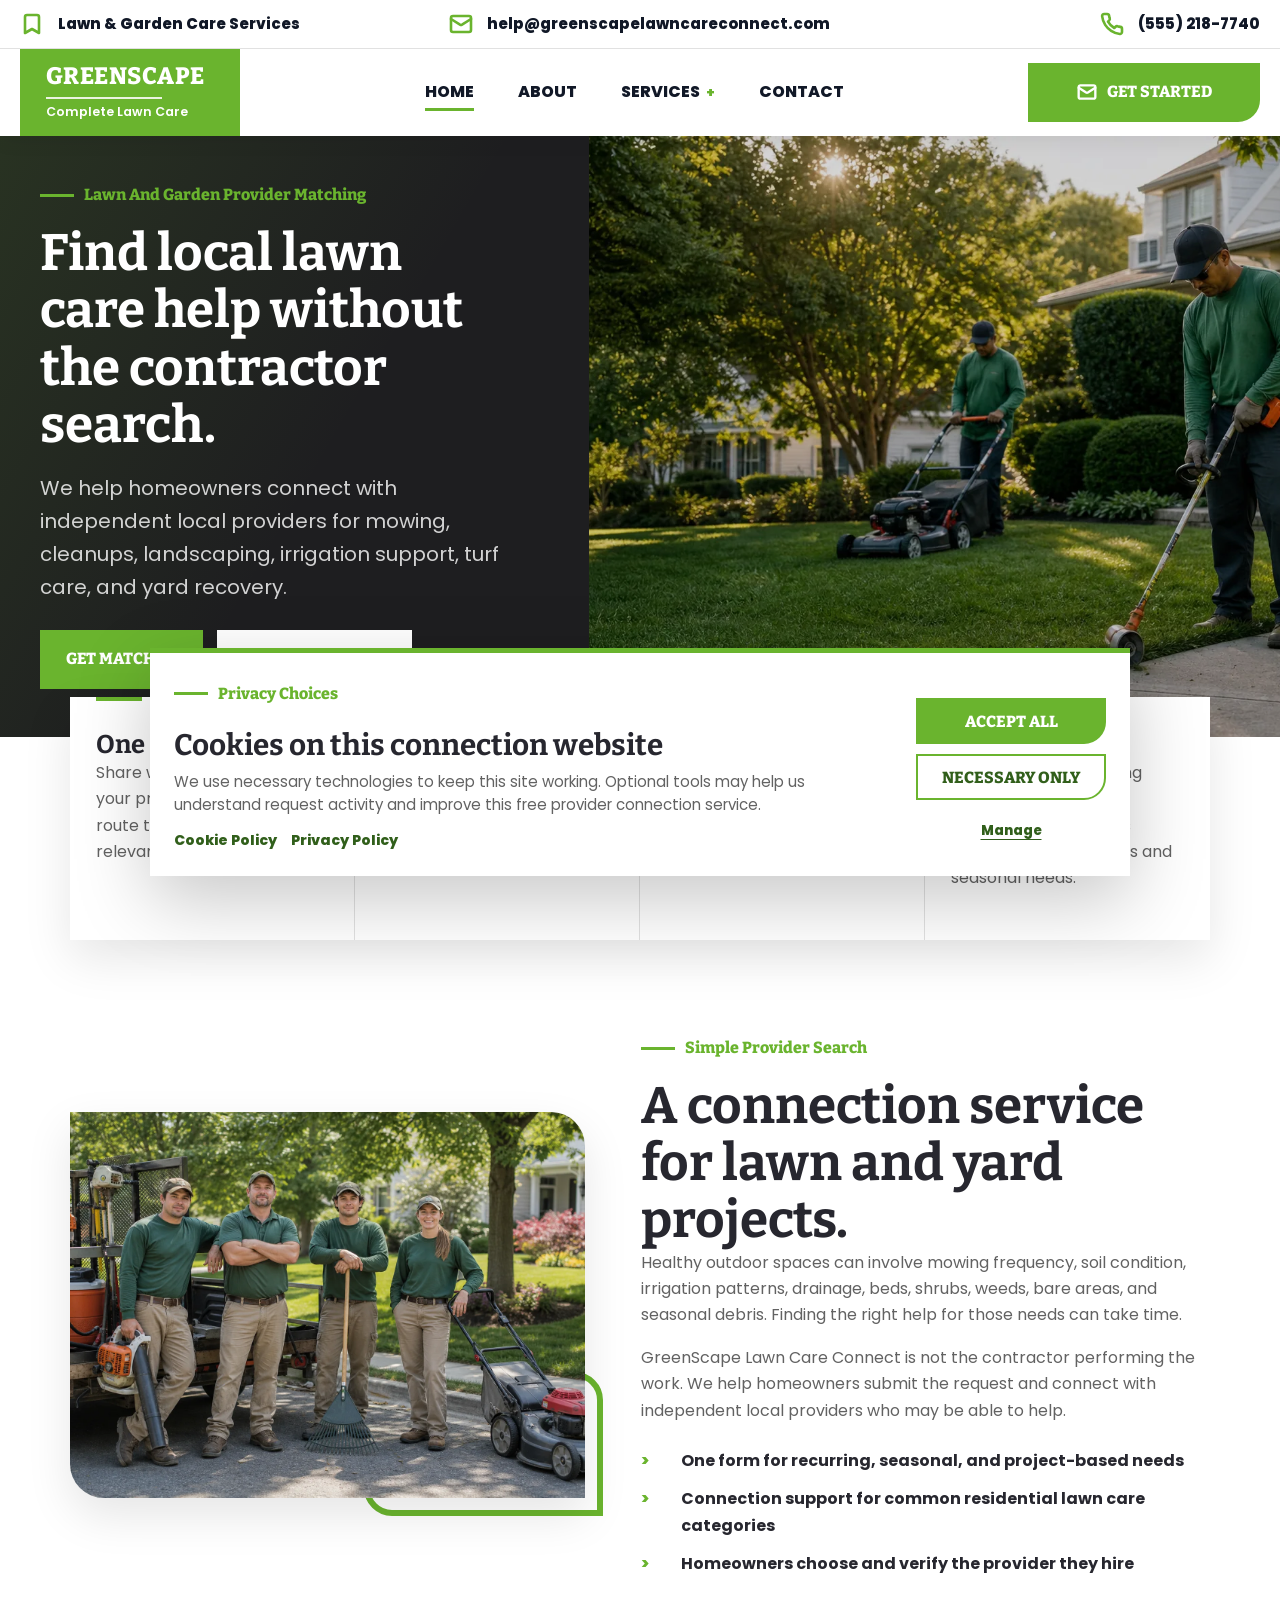
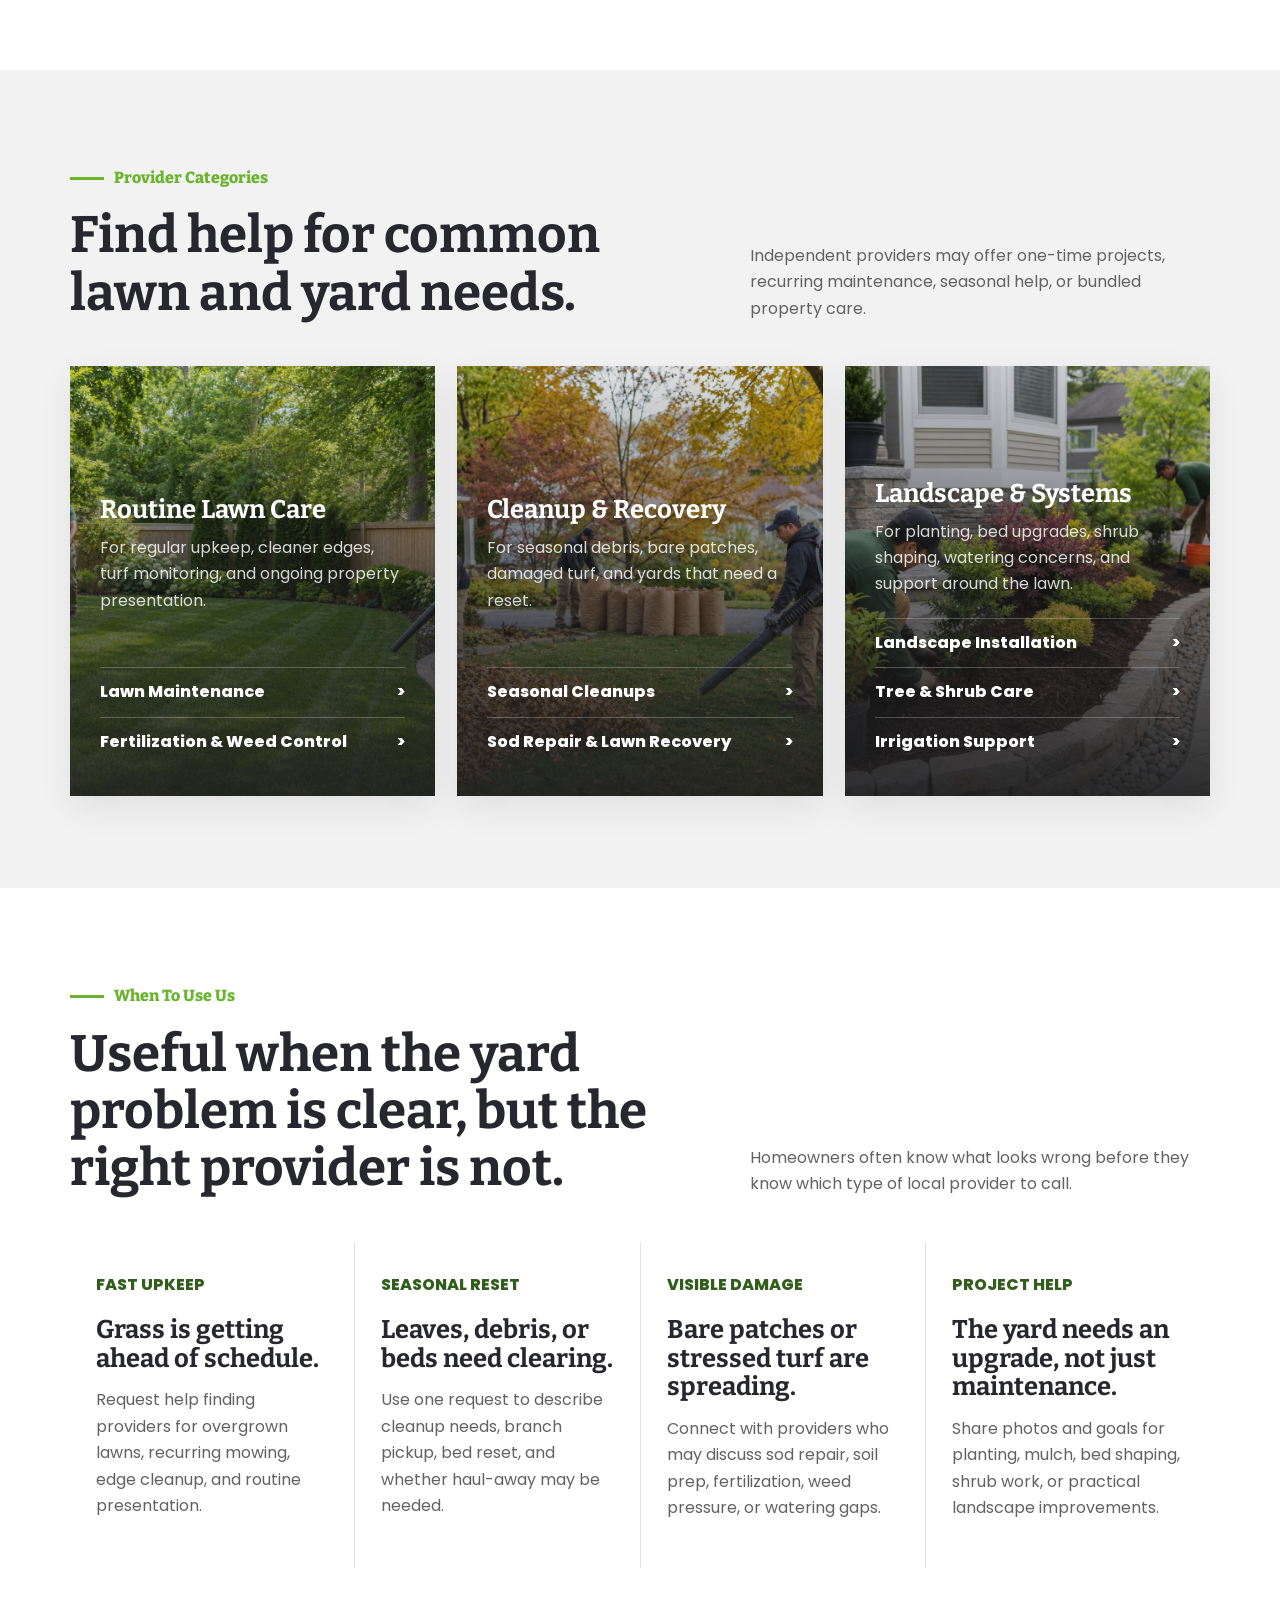
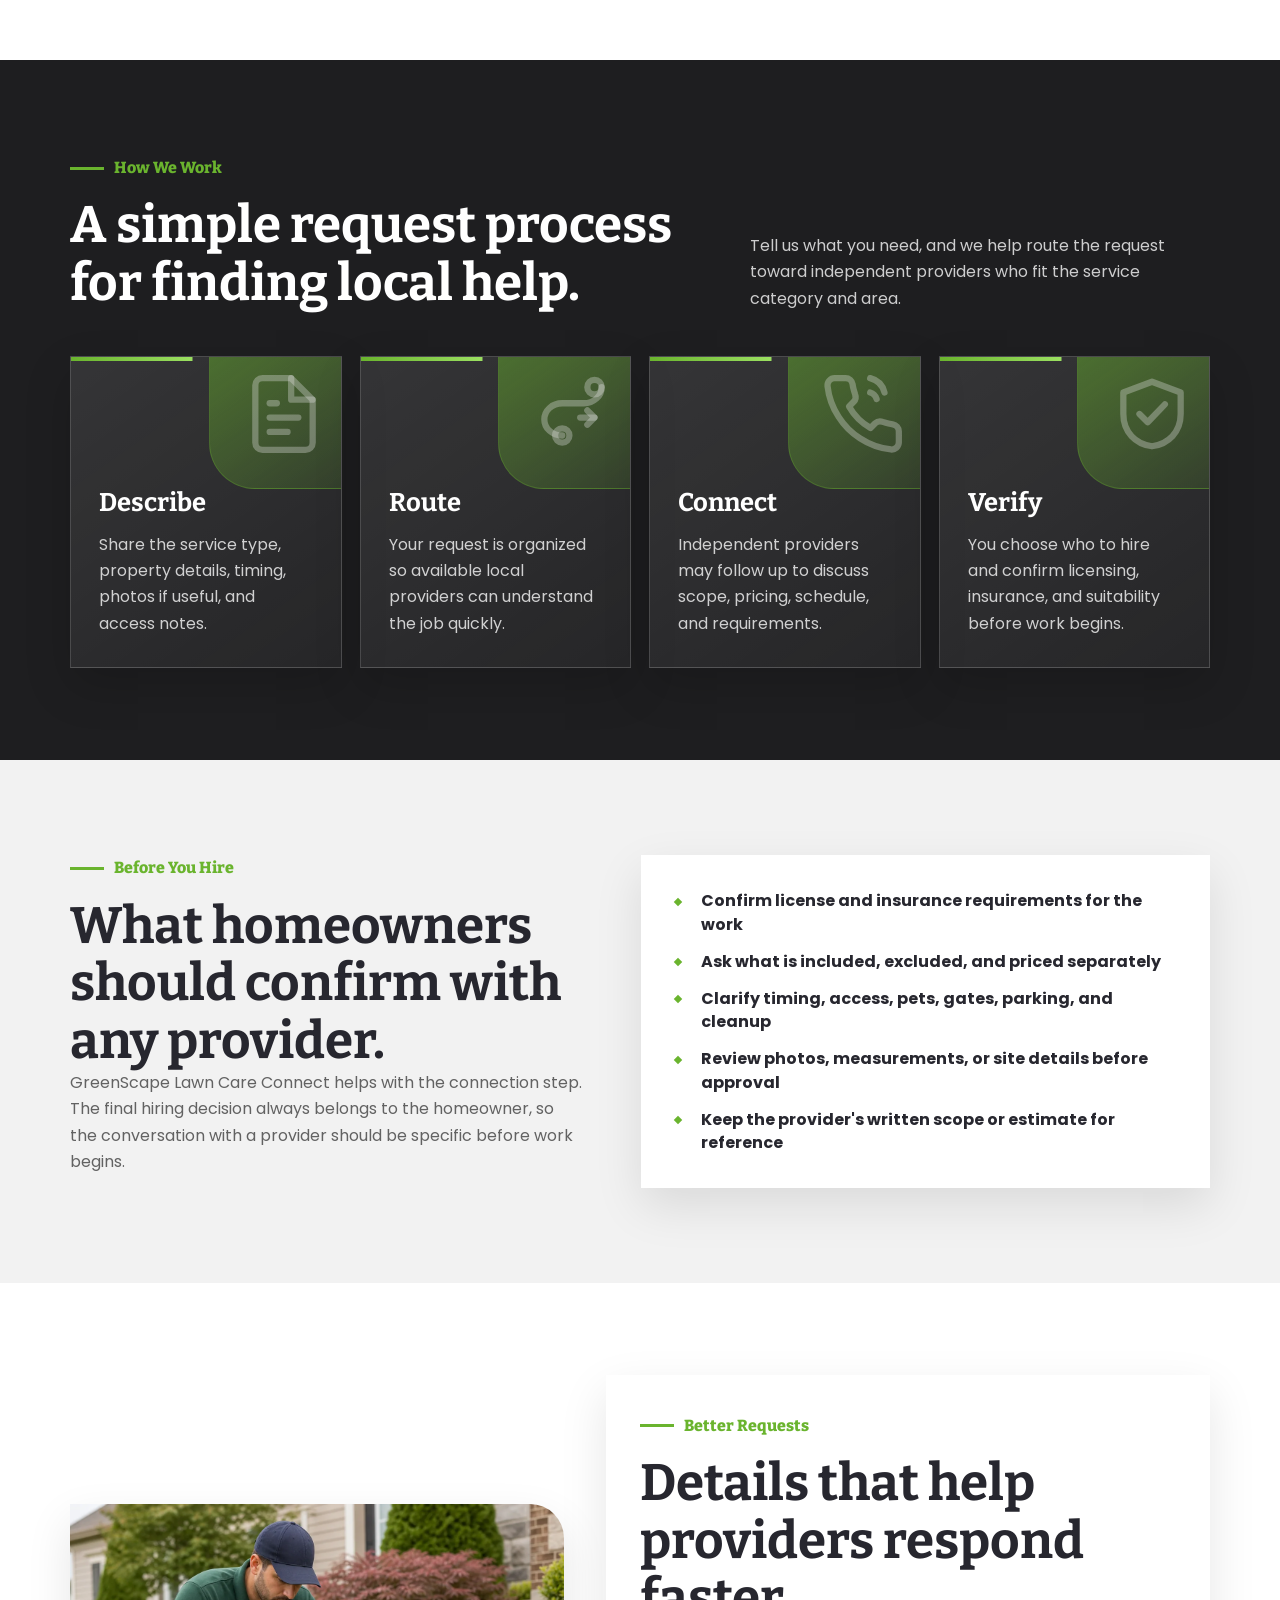
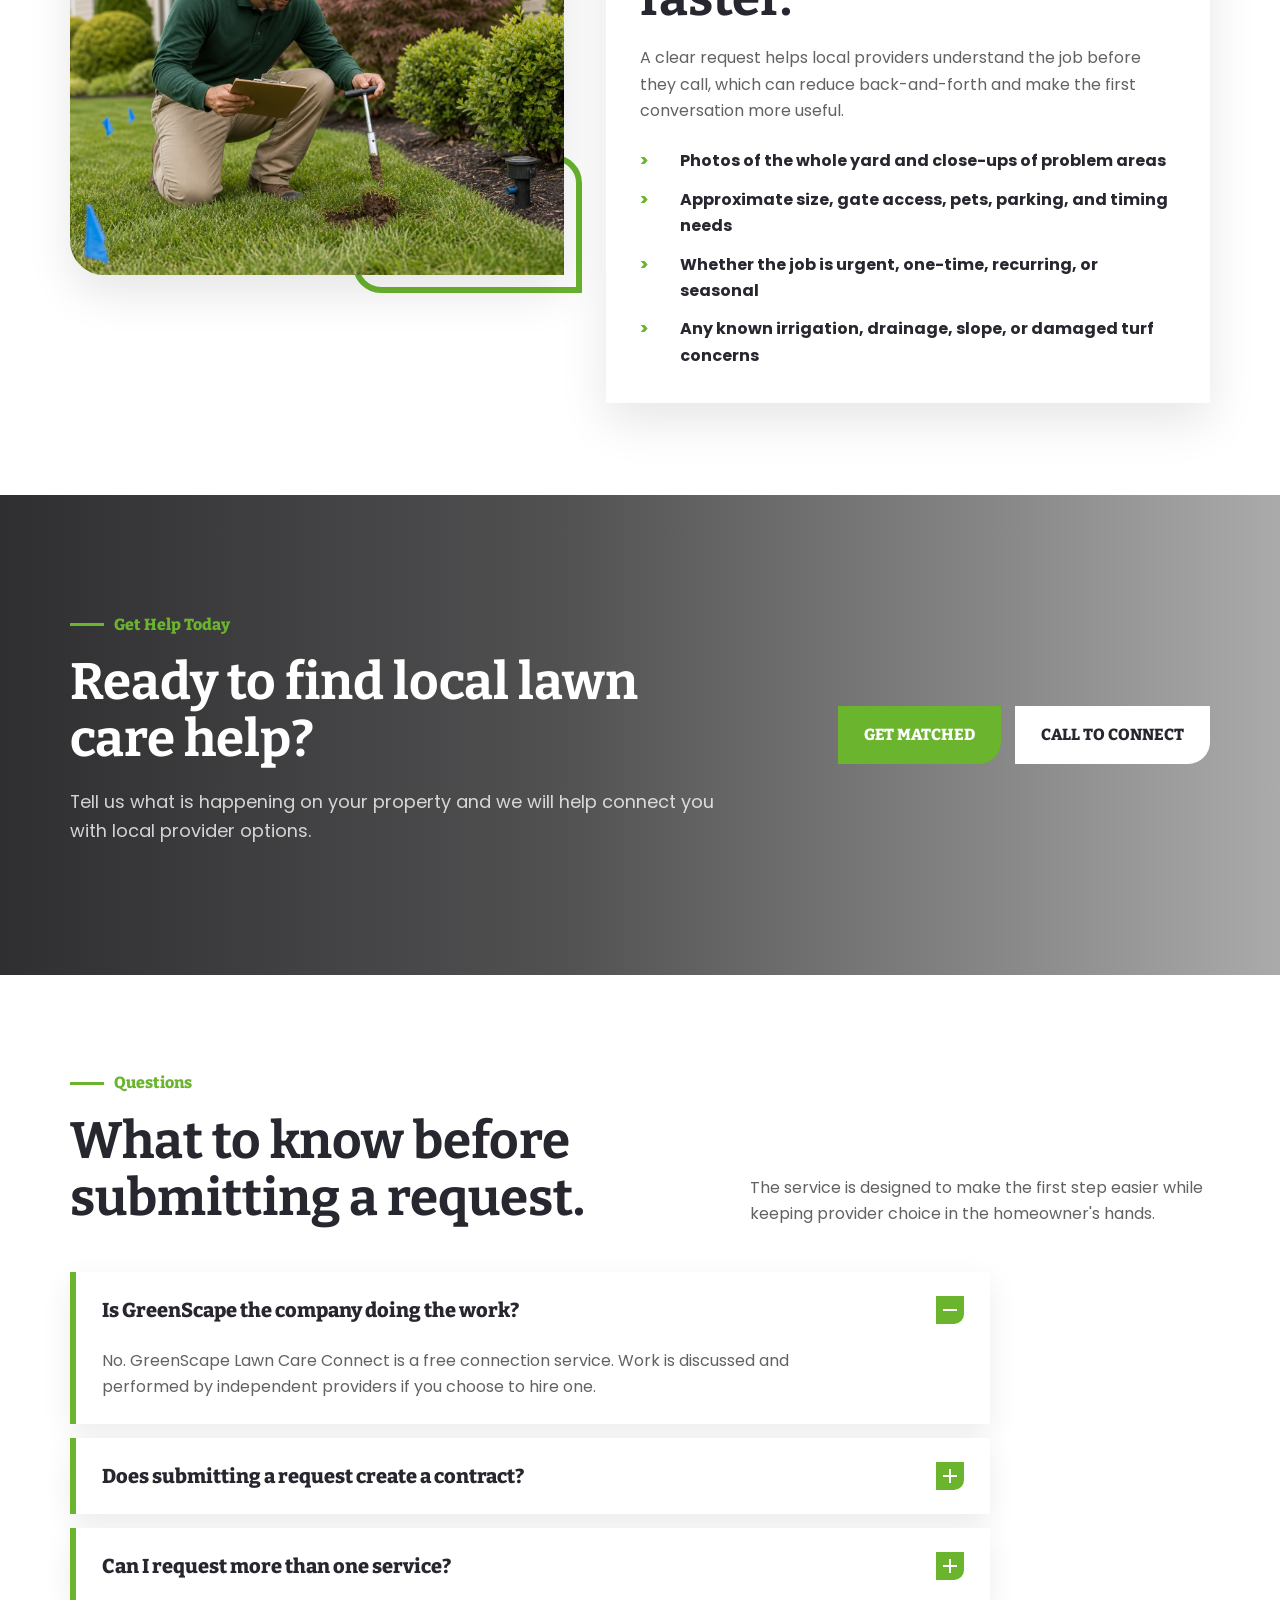
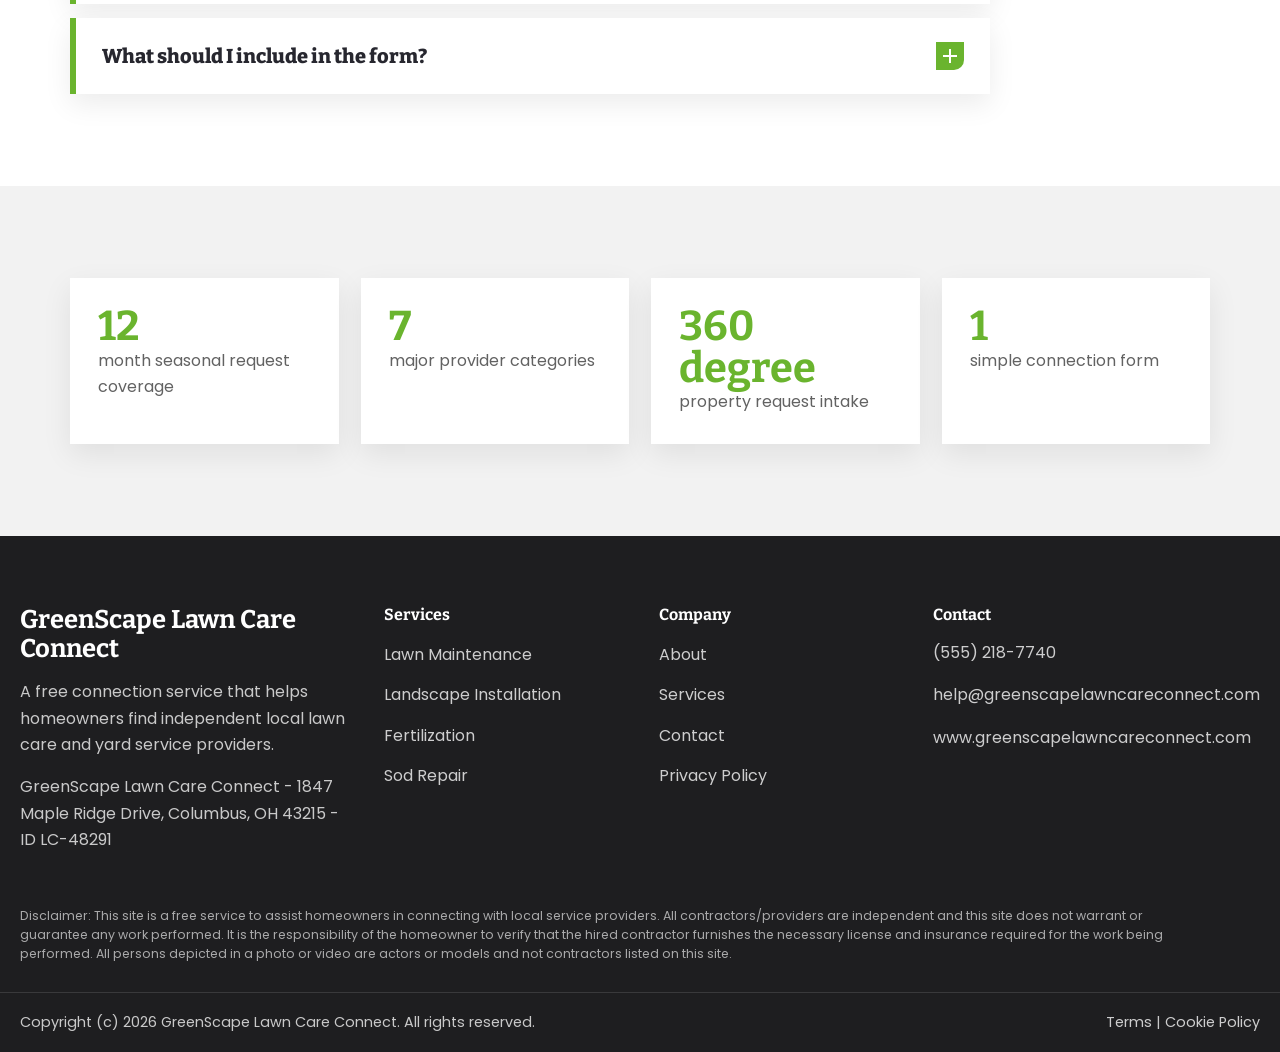
<file: index.html>
<!DOCTYPE html>
<html lang="en">
<head>
  <meta charset="UTF-8">
  <meta name="viewport" content="width=device-width, initial-scale=1.0">
  <title>Find Local Lawn Care Providers | GreenScape Lawn Care Connect</title>
  <meta name="description" content="Free lawn care connection service helping homeowners find independent local providers for mowing, landscaping, irrigation support, cleanups, turf care, shrub care, and sod repair.">
  <link rel="icon" href="assets/favicon.svg" type="image/svg+xml"><link rel="preconnect" href="https://fonts.googleapis.com">
  <link rel="preconnect" href="https://fonts.gstatic.com" crossorigin>
  <link href="https://fonts.googleapis.com/css2?family=Bitter:wght@700;800&family=Poppins:wght@400;600;700;800&display=swap" rel="stylesheet">
  <link rel="stylesheet" href="css/styles.css">
  <script src="js/site-config.js" defer></script>
  <script src="js/main.js" defer></script>
</head>
<body>  <div class="topbar">
    <div class="topbar-inner">
      <span class="topbar-item"><svg class="header-icon" aria-hidden="true" viewBox="0 0 24 24" fill="none" stroke="currentColor" stroke-linecap="round" stroke-linejoin="round"><path d="M19 21l-7-4-7 4V5a2 2 0 0 1 2-2h10a2 2 0 0 1 2 2z"/></svg><span>Lawn &amp; Garden Care Services</span></span>
      <span class="topbar-item"><svg class="header-icon" aria-hidden="true" viewBox="0 0 24 24" fill="none" stroke="currentColor" stroke-linecap="round" stroke-linejoin="round"><rect width="20" height="16" x="2" y="4" rx="2"/><path d="m22 7-8.97 5.7a2 2 0 0 1-2.06 0L2 7"/></svg><a data-email-href data-email></a></span>
      <span class="topbar-item"><svg class="header-icon" aria-hidden="true" viewBox="0 0 24 24" fill="none" stroke="currentColor" stroke-linecap="round" stroke-linejoin="round"><path d="M22 16.92v3a2 2 0 0 1-2.18 2 19.79 19.79 0 0 1-8.63-3.07 19.5 19.5 0 0 1-6-6A19.79 19.79 0 0 1 2.12 4.2 2 2 0 0 1 4.11 2h3a2 2 0 0 1 2 1.72c.12.9.33 1.77.62 2.6a2 2 0 0 1-.45 2.11L8 9.71a16 16 0 0 0 6.29 6.29l1.28-1.28a2 2 0 0 1 2.11-.45c.83.29 1.7.5 2.6.62A2 2 0 0 1 22 16.92z"/></svg><a data-phone-href data-phone></a></span>
    </div>
  </div>
  <header class="site-header">
    <div class="nav-inner">
      <a class="brand" href="index.html" aria-label="Home"><span class="brand-name" data-brand></span><span class="brand-line" aria-hidden="true"></span><span class="brand-subtitle">Complete Lawn Care</span></a>
      <button class="menu-toggle" type="button" aria-label="Toggle navigation" aria-expanded="false">Menu</button>
      <nav class="site-nav" aria-label="Primary navigation">
        <a class="active" href="index.html">Home</a>
        <a href="about.html">About</a>
        <div class="nav-dropdown">
          <a class="nav-drop-trigger" href="services.html">Services <span aria-hidden="true">+</span></a>
          <div class="nav-dropdown-menu">
            <a href="services.html">All Services</a>
            <a href="services/lawn-maintenance.html">Lawn Maintenance</a>
            <a href="services/fertilization-weed-control.html">Fertilization & Weed Control</a>
            <a href="services/seasonal-cleanups.html">Seasonal Cleanups</a>
            <a href="services/sod-repair.html">Sod Repair & Lawn Recovery</a>
            <a href="services/landscape-installation.html">Landscape Installation</a>
            <a href="services/tree-shrub-care.html">Tree & Shrub Care</a>
            <a href="services/irrigation-support.html">Irrigation Support</a>
          </div>
        </div>
        <a href="contact.html">Contact</a>
      </nav>
      <a class="btn nav-cta anim-push" href="contact.html"><svg class="header-icon" aria-hidden="true" viewBox="0 0 24 24" fill="none" stroke="currentColor" stroke-linecap="round" stroke-linejoin="round"><rect width="20" height="16" x="2" y="4" rx="2"/><path d="m22 7-8.97 5.7a2 2 0 0 1-2.06 0L2 7"/></svg>Get Started</a>
    </div>
  </header>

  <main>
    <section class="hero">
      <div class="hero-grid">
        <div class="hero-copy">
          <div class="hero-content" data-reveal="down">
            <span class="eyebrow">Lawn and garden provider matching</span>
            <h1>Find local lawn care help without the contractor search.</h1>
            <p>We help homeowners connect with independent local providers for mowing, cleanups, landscaping, irrigation support, turf care, and yard recovery.</p>
            <div class="hero-actions">
              <a class="btn anim-push" href="contact.html">Get Matched</a>
              <a class="btn btn-dark anim-pulse" data-phone-href href="#">Call to Connect</a>
            </div>
          </div>
        </div>
        <div class="hero-media" role="img" aria-label="Professional lawn care crew maintaining a suburban yard"></div>
      </div>
    </section>

    <section class="feature-strip" aria-label="Core advantages">
      <div class="feature-grid">
        <article class="feature-card anim-float" data-reveal>
          <h3>One Request</h3>
          <p>Share what is happening on your property once, and we route the request toward relevant local providers.</p>
        </article>
        <article class="feature-card anim-float" data-reveal>
          <h3>Fast Matching</h3>
          <p>Get help finding available providers for spring prep, summer upkeep, fall cleanup, and recovery work.</p>
        </article>
        <article class="feature-card anim-float" data-reveal>
          <h3>Clear Scope</h3>
          <p>Describe the job, property access, timing, and concerns so providers can respond with the right context.</p>
        </article>
        <article class="feature-card anim-float" data-reveal>
          <h3>Local Options</h3>
          <p>We focus on connecting homeowners with independent providers familiar with local lawns and seasonal needs.</p>
        </article>
      </div>
    </section>

    <section class="section">
      <div class="section-inner two-column">
        <div class="image-frame" data-reveal>
          <img src="assets/images/section-about-team.webp" alt="Local lawn care team beside professional yard equipment">
        </div>
        <div data-reveal="down">
          <span class="eyebrow">Simple provider search</span>
          <h2>A connection service for lawn and yard projects.</h2>
          <p>Healthy outdoor spaces can involve mowing frequency, soil condition, irrigation patterns, drainage, beds, shrubs, weeds, bare areas, and seasonal debris. Finding the right help for those needs can take time.</p>
          <p>GreenScape Lawn Care Connect is not the contractor performing the work. We help homeowners submit the request and connect with independent local providers who may be able to help.</p>
          <ul class="check-list">
            <li>One form for recurring, seasonal, and project-based needs</li>
            <li>Connection support for common residential lawn care categories</li>
            <li>Homeowners choose and verify the provider they hire</li>
          </ul>
        </div>
      </div>
    </section>

    <section class="section section-soft">
      <div class="section-inner">
        <div class="section-head" data-reveal>
          <div>
            <span class="eyebrow">Provider categories</span>
            <h2>Find help for common lawn and yard needs.</h2>
          </div>
          <p>Independent providers may offer one-time projects, recurring maintenance, seasonal help, or bundled property care.</p>
        </div>
        <div class="service-group-grid">
          <article class="service-group" data-reveal>
            <img src="assets/images/service-lawn-maintenance.webp" alt="Crew mowing and cleaning a residential lawn">
            <div>
              <h3>Routine Lawn Care</h3>
              <p>For regular upkeep, cleaner edges, turf monitoring, and ongoing property presentation.</p>
              <div class="mini-links">
                <a href="services/lawn-maintenance.html">Lawn Maintenance</a>
                <a href="services/fertilization-weed-control.html">Fertilization & Weed Control</a>
              </div>
            </div>
          </article>
          <article class="service-group" data-reveal>
            <img src="assets/images/service-seasonal-cleanups.webp" alt="Seasonal yard cleanup with leaves and debris">
            <div>
              <h3>Cleanup & Recovery</h3>
              <p>For seasonal debris, bare patches, damaged turf, and yards that need a reset.</p>
              <div class="mini-links">
                <a href="services/seasonal-cleanups.html">Seasonal Cleanups</a>
                <a href="services/sod-repair.html">Sod Repair & Lawn Recovery</a>
              </div>
            </div>
          </article>
          <article class="service-group" data-reveal>
            <img src="assets/images/service-landscape-installation.webp" alt="Landscape bed installation with shrubs and mulch">
            <div>
              <h3>Landscape & Systems</h3>
              <p>For planting, bed upgrades, shrub shaping, watering concerns, and support around the lawn.</p>
              <div class="mini-links">
                <a href="services/landscape-installation.html">Landscape Installation</a>
                <a href="services/tree-shrub-care.html">Tree & Shrub Care</a>
                <a href="services/irrigation-support.html">Irrigation Support</a>
              </div>
            </div>
          </article>
        </div>
      </div>
    </section>

    <section class="section">
      <div class="section-inner">
        <div class="section-head" data-reveal>
          <div>
            <span class="eyebrow">When to use us</span>
            <h2>Useful when the yard problem is clear, but the right provider is not.</h2>
          </div>
          <p>Homeowners often know what looks wrong before they know which type of local provider to call.</p>
        </div>
        <div class="need-grid">
          <article class="need-item" data-reveal>
            <span>Fast upkeep</span>
            <h3>Grass is getting ahead of schedule.</h3>
            <p>Request help finding providers for overgrown lawns, recurring mowing, edge cleanup, and routine presentation.</p>
          </article>
          <article class="need-item" data-reveal>
            <span>Seasonal reset</span>
            <h3>Leaves, debris, or beds need clearing.</h3>
            <p>Use one request to describe cleanup needs, branch pickup, bed reset, and whether haul-away may be needed.</p>
          </article>
          <article class="need-item" data-reveal>
            <span>Visible damage</span>
            <h3>Bare patches or stressed turf are spreading.</h3>
            <p>Connect with providers who may discuss sod repair, soil prep, fertilization, weed pressure, or watering gaps.</p>
          </article>
          <article class="need-item" data-reveal>
            <span>Project help</span>
            <h3>The yard needs an upgrade, not just maintenance.</h3>
            <p>Share photos and goals for planting, mulch, bed shaping, shrub work, or practical landscape improvements.</p>
          </article>
        </div>
      </div>
    </section>

    <section class="section dark-band">
      <div class="section-inner">
        <div class="section-head" data-reveal>
          <div>
            <span class="eyebrow">How we work</span>
            <h2>A simple request process for finding local help.</h2>
          </div>
          <p>Tell us what you need, and we help route the request toward independent providers who fit the service category and area.</p>
        </div>
        <div class="process-grid">
          <article class="process-step" data-reveal>
            <div class="process-visual" aria-hidden="true">
              <svg class="process-icon" viewBox="0 0 24 24" fill="none">
                <path d="M14 2H6a2 2 0 0 0-2 2v16a2 2 0 0 0 2 2h12a2 2 0 0 0 2-2V8Z"></path>
                <path d="M14 2v6h6"></path>
                <path d="M8 13h8"></path>
                <path d="M8 17h5"></path>
                <path d="M8 9h2"></path>
              </svg>
            </div>
            <h3>Describe</h3>
            <p>Share the service type, property details, timing, photos if useful, and access notes.</p>
          </article>
          <article class="process-step" data-reveal>
            <div class="process-visual" aria-hidden="true">
              <svg class="process-icon" viewBox="0 0 24 24" fill="none">
                <path d="M9 18c-2.8 0-5-2-5-4.5S6.2 9 9 9h6c2.8 0 5-2 5-4.5"></path>
                <path d="M7 18a2 2 0 1 0 4 0 2 2 0 0 0-4 0Z"></path>
                <path d="M16 4.5a2 2 0 1 0 4 0 2 2 0 0 0-4 0Z"></path>
                <path d="M14 13h4"></path>
                <path d="m16 11 2 2-2 2"></path>
              </svg>
            </div>
            <h3>Route</h3>
            <p>Your request is organized so available local providers can understand the job quickly.</p>
          </article>
          <article class="process-step" data-reveal>
            <div class="process-visual" aria-hidden="true">
              <svg class="process-icon" viewBox="0 0 24 24" fill="none">
                <path d="M22 16.9v3a2 2 0 0 1-2.2 2 19.7 19.7 0 0 1-8.6-3.1 19.4 19.4 0 0 1-6-6A19.7 19.7 0 0 1 2.1 4.2 2 2 0 0 1 4.1 2h3a2 2 0 0 1 2 1.7c.1 1 .4 1.9.7 2.8a2 2 0 0 1-.4 2.1L8.1 9.9a16 16 0 0 0 6 6l1.3-1.3a2 2 0 0 1 2.1-.4c.9.3 1.8.6 2.8.7a2 2 0 0 1 1.7 2Z"></path>
                <path d="M14 2c2 .5 3.5 2 4 4"></path>
                <path d="M14 6c.8.2 1.5.9 1.8 1.8"></path>
              </svg>
            </div>
            <h3>Connect</h3>
            <p>Independent providers may follow up to discuss scope, pricing, schedule, and requirements.</p>
          </article>
          <article class="process-step" data-reveal>
            <div class="process-visual" aria-hidden="true">
              <svg class="process-icon" viewBox="0 0 24 24" fill="none">
                <path d="M12 3 20 6v6c0 5-3.4 8.4-8 9-4.6-.6-8-4-8-9V6l8-3Z"></path>
                <path d="m8.5 12 2.3 2.3 4.8-5"></path>
              </svg>
            </div>
            <h3>Verify</h3>
            <p>You choose who to hire and confirm licensing, insurance, and suitability before work begins.</p>
          </article>
        </div>
      </div>
    </section>

    <section class="section section-soft">
      <div class="section-inner two-column">
        <div data-reveal>
          <span class="eyebrow">Before you hire</span>
          <h2>What homeowners should confirm with any provider.</h2>
          <p>GreenScape Lawn Care Connect helps with the connection step. The final hiring decision always belongs to the homeowner, so the conversation with a provider should be specific before work begins.</p>
        </div>
        <div class="verify-panel" data-reveal="down">
          <ul class="check-list">
            <li>Confirm license and insurance requirements for the work</li>
            <li>Ask what is included, excluded, and priced separately</li>
            <li>Clarify timing, access, pets, gates, parking, and cleanup</li>
            <li>Review photos, measurements, or site details before approval</li>
            <li>Keep the provider's written scope or estimate for reference</li>
          </ul>
        </div>
      </div>
    </section>

    <section class="section">
      <div class="section-inner request-prep">
        <div class="image-frame" data-reveal>
          <img src="assets/images/section-yard-assessment.webp" alt="Homeowner documenting lawn condition before requesting provider help">
        </div>
        <div class="prep-card" data-reveal="down">
          <span class="eyebrow">Better requests</span>
          <h2>Details that help providers respond faster.</h2>
          <p>A clear request helps local providers understand the job before they call, which can reduce back-and-forth and make the first conversation more useful.</p>
          <ul class="check-list">
            <li>Photos of the whole yard and close-ups of problem areas</li>
            <li>Approximate size, gate access, pets, parking, and timing needs</li>
            <li>Whether the job is urgent, one-time, recurring, or seasonal</li>
            <li>Any known irrigation, drainage, slope, or damaged turf concerns</li>
          </ul>
        </div>
      </div>
    </section>

    <section class="cta-band">
      <div class="cta-overlay">
        <div class="section-inner cta-inner">
          <div data-reveal>
            <span class="eyebrow">Get help today</span>
            <h2>Ready to find local lawn care help?</h2>
            <p>Tell us what is happening on your property and we will help connect you with local provider options.</p>
          </div>
          <div class="cta-actions" data-reveal="down">
            <a class="btn anim-push" href="contact.html">Get Matched</a>
            <a class="btn btn-dark anim-pulse" data-phone-href href="#">Call to Connect</a>
          </div>
        </div>
      </div>
    </section>


    <section class="section">
      <div class="section-inner">
        <div class="section-head" data-reveal>
          <div>
            <span class="eyebrow">Questions</span>
            <h2>What to know before submitting a request.</h2>
          </div>
          <p>The service is designed to make the first step easier while keeping provider choice in the homeowner's hands.</p>
        </div>
        <div class="faq-accordion" data-accordion data-reveal>
          <article class="faq-item is-open">
            <button class="faq-question" type="button" aria-expanded="true" aria-controls="faq-panel-1" id="faq-question-1">
              <span>Is GreenScape the company doing the work?</span>
              <span class="faq-toggle" aria-hidden="true"></span>
            </button>
            <div class="faq-panel" id="faq-panel-1" role="region" aria-labelledby="faq-question-1">
              <p>No. GreenScape Lawn Care Connect is a free connection service. Work is discussed and performed by independent providers if you choose to hire one.</p>
            </div>
          </article>
          <article class="faq-item">
            <button class="faq-question" type="button" aria-expanded="false" aria-controls="faq-panel-2" id="faq-question-2">
              <span>Does submitting a request create a contract?</span>
              <span class="faq-toggle" aria-hidden="true"></span>
            </button>
            <div class="faq-panel" id="faq-panel-2" role="region" aria-labelledby="faq-question-2" hidden>
              <p>No. A request helps organize your needs. Any pricing, schedule, scope, and service agreement should be confirmed directly with the provider.</p>
            </div>
          </article>
          <article class="faq-item">
            <button class="faq-question" type="button" aria-expanded="false" aria-controls="faq-panel-3" id="faq-question-3">
              <span>Can I request more than one service?</span>
              <span class="faq-toggle" aria-hidden="true"></span>
            </button>
            <div class="faq-panel" id="faq-panel-3" role="region" aria-labelledby="faq-question-3" hidden>
              <p>Yes. Include mowing, cleanup, irrigation, turf repair, shrub care, or landscape needs in the same message so the request can be routed clearly.</p>
            </div>
          </article>
          <article class="faq-item">
            <button class="faq-question" type="button" aria-expanded="false" aria-controls="faq-panel-4" id="faq-question-4">
              <span>What should I include in the form?</span>
              <span class="faq-toggle" aria-hidden="true"></span>
            </button>
            <div class="faq-panel" id="faq-panel-4" role="region" aria-labelledby="faq-question-4" hidden>
              <p>Share the service type, approximate property size, timing, access notes, problem areas, and photos if they would help explain the job.</p>
            </div>
          </article>
        </div>
      </div>
    </section>

    <section class="section section-soft">
      <div class="section-inner">
        <div class="stats-grid">
          <div class="stat anim-float" data-reveal><strong>12</strong><span>month seasonal request coverage</span></div>
          <div class="stat anim-float" data-reveal><strong>7</strong><span>major provider categories</span></div>
          <div class="stat anim-float" data-reveal><strong>360 degree</strong><span>property request intake</span></div>
          <div class="stat anim-float" data-reveal><strong>1</strong><span>simple connection form</span></div>
        </div>
      </div>
    </section>
  </main>

  <footer class="site-footer">
    <div class="footer-inner">
      <div>
        <h3><span data-company></span></h3>
        <p data-footer-text></p>
        <p data-company-line></p>
      </div>
      <div>
        <h4>Services</h4>
        <nav class="footer-links" aria-label="Footer services">
          <a href="services/lawn-maintenance.html">Lawn Maintenance</a>
          <a href="services/landscape-installation.html">Landscape Installation</a>
          <a href="services/fertilization-weed-control.html">Fertilization</a>
          <a href="services/sod-repair.html">Sod Repair</a>
        </nav>
      </div>
      <div>
        <h4>Company</h4>
        <nav class="footer-links" aria-label="Footer company">
          <a href="about.html">About</a>
          <a href="services.html">Services</a>
          <a href="contact.html">Contact</a>
          <a href="privacy-policy.html">Privacy Policy</a>
        </nav>
      </div>
      <div>
        <h4>Contact</h4>
        <p><a data-phone-href data-phone></a></p>
        <p><a data-email-href data-email></a></p>
        <p><a data-website-href data-website></a></p>
      </div>
    </div>
    <div class="footer-disclaimer"><p data-disclaimer>Disclaimer: This site is a free service to assist homeowners in connecting with local service providers. All contractors/providers are independent and this site does not warrant or guarantee any work performed. It is the responsibility of the homeowner to verify that the hired contractor furnishes the necessary license and insurance required for the work being performed. All persons depicted in a photo or video are actors or models and not contractors listed on this site.</p></div><div class="footer-bottom">
      <div class="footer-inner">
        <span data-copyright></span>
        <span><a href="terms.html">Terms</a> | <a href="cookie-policy.html">Cookie Policy</a></span>
      </div>
    </div>
  </footer>
</body>
</html>
</file>
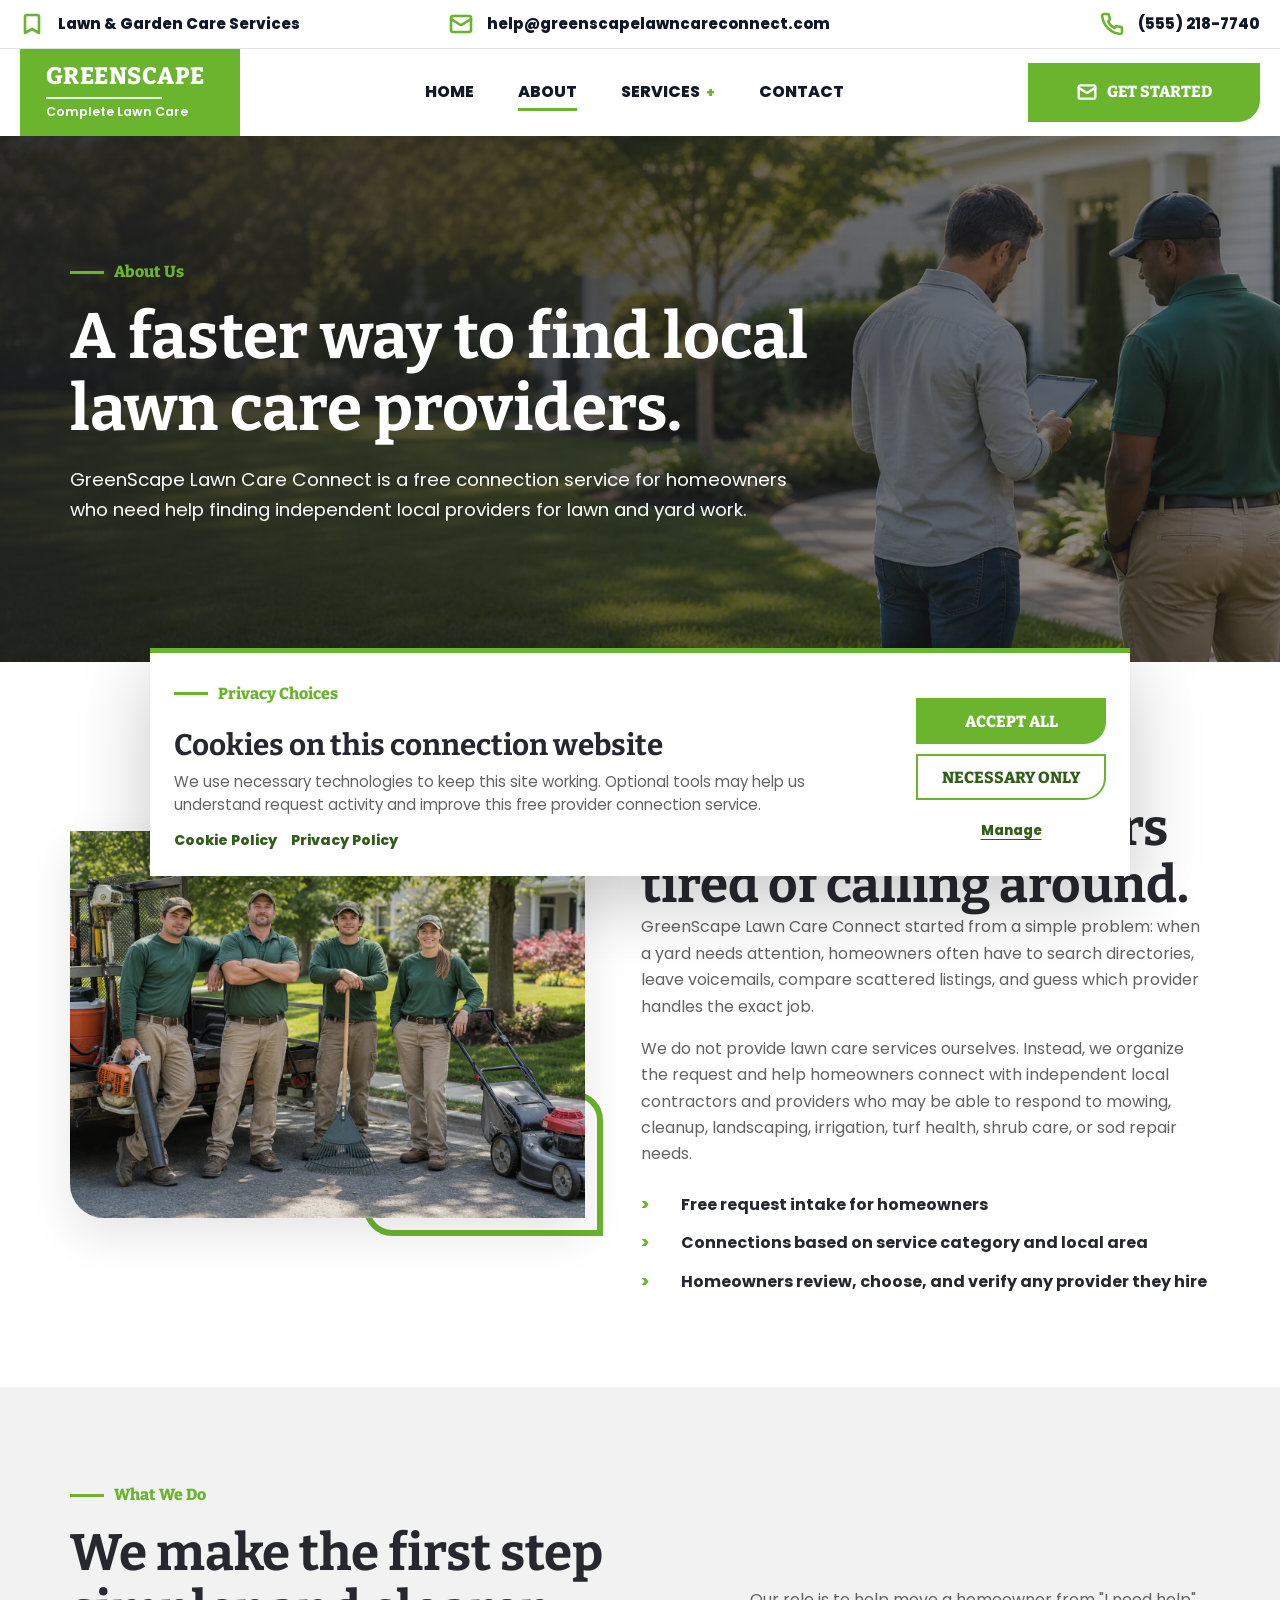
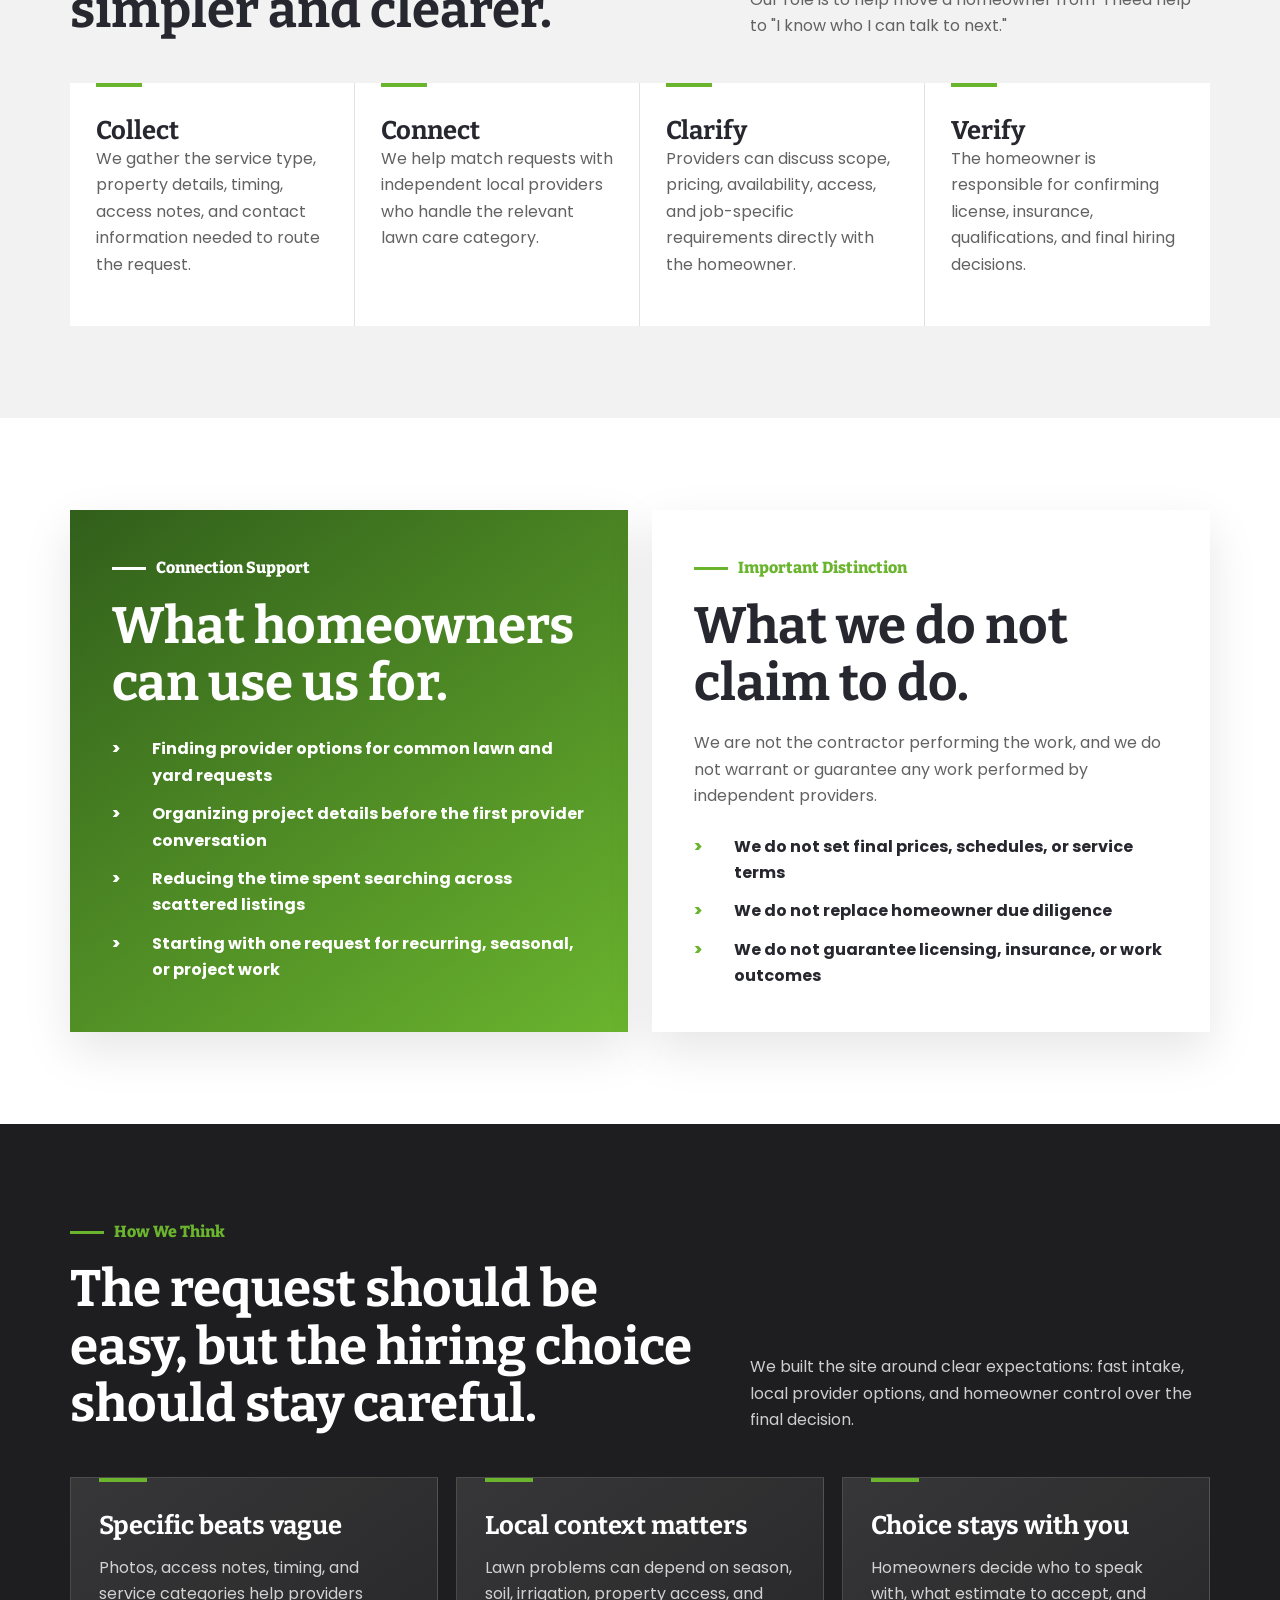
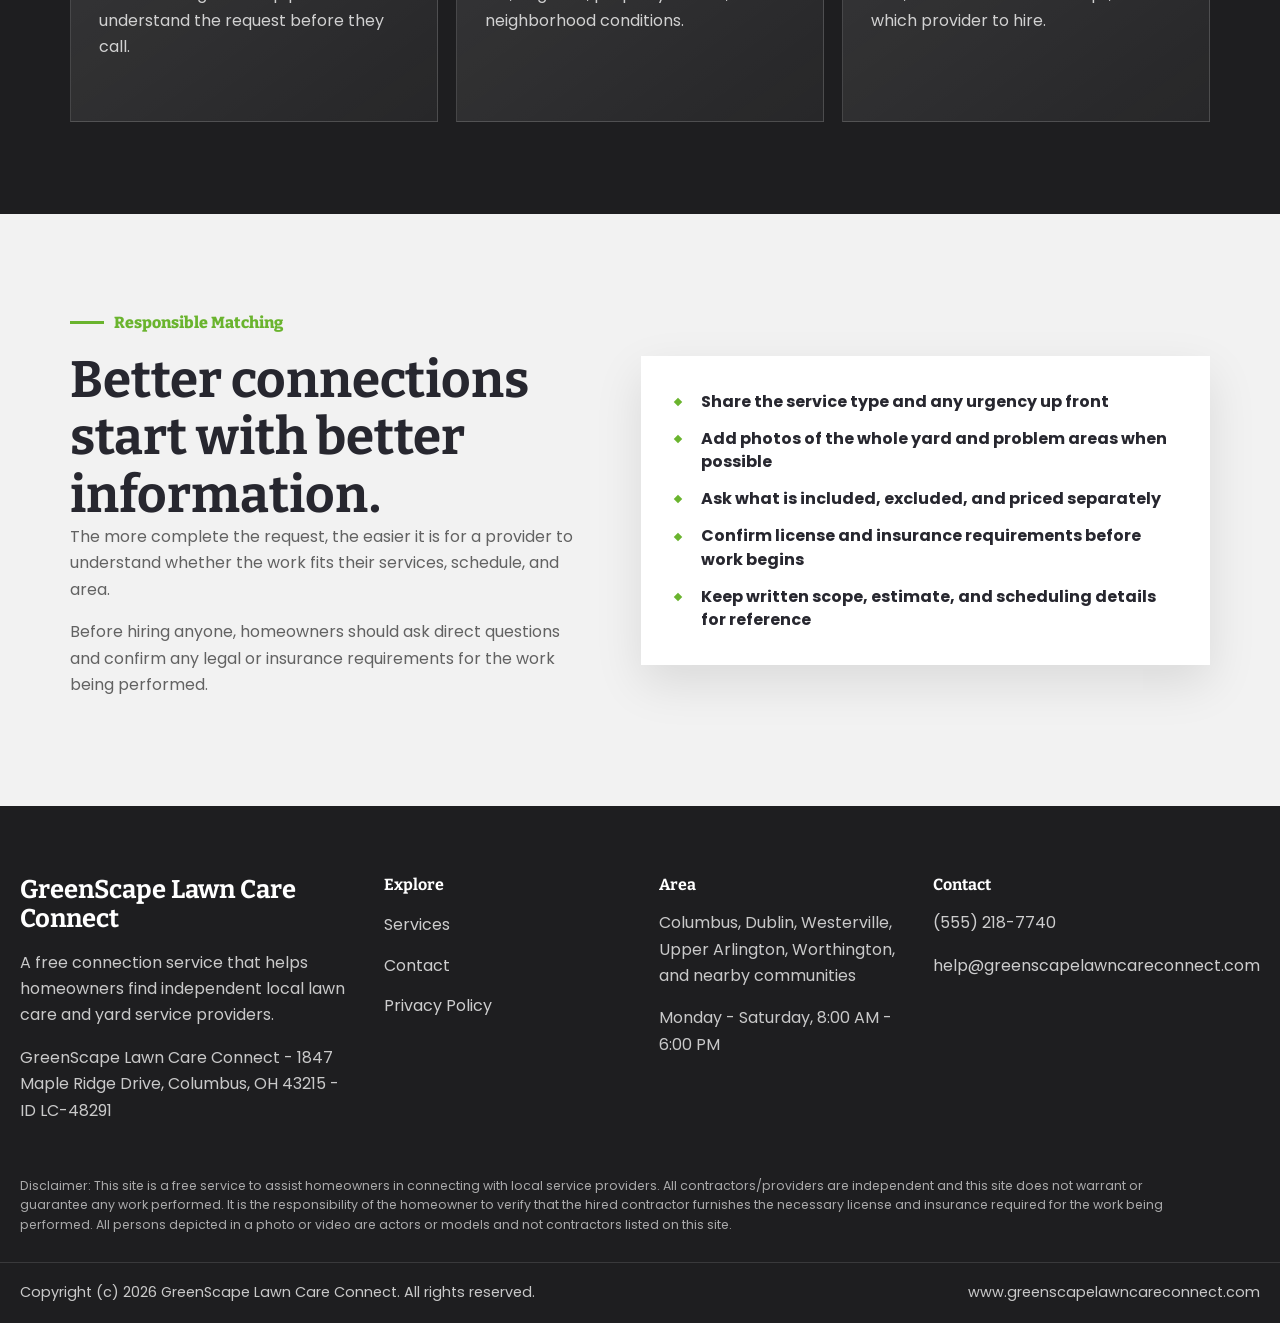
<file: about.html>
<!DOCTYPE html>
<html lang="en">
<head>
  <meta charset="UTF-8">
  <meta name="viewport" content="width=device-width, initial-scale=1.0">
  <title>About Our Lawn Care Connection Service | GreenScape Lawn Care Connect</title>
  <meta name="description" content="Learn about GreenScape Lawn Care Connect, a free service that helps homeowners connect with independent local lawn care providers.">
  <link rel="icon" href="assets/favicon.svg" type="image/svg+xml"><link rel="preconnect" href="https://fonts.googleapis.com"><link rel="preconnect" href="https://fonts.gstatic.com" crossorigin>
  <link href="https://fonts.googleapis.com/css2?family=Bitter:wght@700;800&family=Poppins:wght@400;600;700;800&display=swap" rel="stylesheet">
  <link rel="stylesheet" href="css/styles.css"><script src="js/site-config.js" defer></script><script src="js/main.js" defer></script>
</head>
<body>  <div class="topbar">
    <div class="topbar-inner">
      <span class="topbar-item"><svg class="header-icon" aria-hidden="true" viewBox="0 0 24 24" fill="none" stroke="currentColor" stroke-linecap="round" stroke-linejoin="round"><path d="M19 21l-7-4-7 4V5a2 2 0 0 1 2-2h10a2 2 0 0 1 2 2z"/></svg><span>Lawn &amp; Garden Care Services</span></span>
      <span class="topbar-item"><svg class="header-icon" aria-hidden="true" viewBox="0 0 24 24" fill="none" stroke="currentColor" stroke-linecap="round" stroke-linejoin="round"><rect width="20" height="16" x="2" y="4" rx="2"/><path d="m22 7-8.97 5.7a2 2 0 0 1-2.06 0L2 7"/></svg><a data-email-href data-email></a></span>
      <span class="topbar-item"><svg class="header-icon" aria-hidden="true" viewBox="0 0 24 24" fill="none" stroke="currentColor" stroke-linecap="round" stroke-linejoin="round"><path d="M22 16.92v3a2 2 0 0 1-2.18 2 19.79 19.79 0 0 1-8.63-3.07 19.5 19.5 0 0 1-6-6A19.79 19.79 0 0 1 2.12 4.2 2 2 0 0 1 4.11 2h3a2 2 0 0 1 2 1.72c.12.9.33 1.77.62 2.6a2 2 0 0 1-.45 2.11L8 9.71a16 16 0 0 0 6.29 6.29l1.28-1.28a2 2 0 0 1 2.11-.45c.83.29 1.7.5 2.6.62A2 2 0 0 1 22 16.92z"/></svg><a data-phone-href data-phone></a></span>
    </div>
  </div>
  <header class="site-header">
    <div class="nav-inner">
      <a class="brand" href="index.html" aria-label="Home"><span class="brand-name" data-brand></span><span class="brand-line" aria-hidden="true"></span><span class="brand-subtitle">Complete Lawn Care</span></a>
      <button class="menu-toggle" type="button" aria-label="Toggle navigation" aria-expanded="false">Menu</button>
      <nav class="site-nav" aria-label="Primary navigation">
        <a href="index.html">Home</a>
        <a class="active" href="about.html">About</a>
        <div class="nav-dropdown">
          <a class="nav-drop-trigger" href="services.html">Services <span aria-hidden="true">+</span></a>
          <div class="nav-dropdown-menu">
            <a href="services.html">All Services</a>
            <a href="services/lawn-maintenance.html">Lawn Maintenance</a>
            <a href="services/fertilization-weed-control.html">Fertilization & Weed Control</a>
            <a href="services/seasonal-cleanups.html">Seasonal Cleanups</a>
            <a href="services/sod-repair.html">Sod Repair & Lawn Recovery</a>
            <a href="services/landscape-installation.html">Landscape Installation</a>
            <a href="services/tree-shrub-care.html">Tree & Shrub Care</a>
            <a href="services/irrigation-support.html">Irrigation Support</a>
          </div>
        </div>
        <a href="contact.html">Contact</a>
      </nav>
      <a class="btn nav-cta anim-push" href="contact.html"><svg class="header-icon" aria-hidden="true" viewBox="0 0 24 24" fill="none" stroke="currentColor" stroke-linecap="round" stroke-linejoin="round"><rect width="20" height="16" x="2" y="4" rx="2"/><path d="m22 7-8.97 5.7a2 2 0 0 1-2.06 0L2 7"/></svg>Get Started</a>
    </div>
  </header>
  <main>
    <section class="page-hero about-page-hero">
      <div class="section-inner" data-reveal="down">
        <span class="eyebrow">About us</span>
        <h1>A faster way to find local lawn care providers.</h1>
        <p>GreenScape Lawn Care Connect is a free connection service for homeowners who need help finding independent local providers for lawn and yard work.</p>
      </div>
    </section>

    <section class="section">
      <div class="section-inner two-column">
        <div class="image-frame" data-reveal>
          <img src="assets/images/section-about-team.webp" alt="Homeowner discussing lawn care needs with a local provider">
        </div>
        <div data-reveal="down">
          <span class="eyebrow">Our story</span>
          <h2>Built for homeowners tired of calling around.</h2>
          <p>GreenScape Lawn Care Connect started from a simple problem: when a yard needs attention, homeowners often have to search directories, leave voicemails, compare scattered listings, and guess which provider handles the exact job.</p>
          <p>We do not provide lawn care services ourselves. Instead, we organize the request and help homeowners connect with independent local contractors and providers who may be able to respond to mowing, cleanup, landscaping, irrigation, turf health, shrub care, or sod repair needs.</p>
          <ul class="check-list">
            <li>Free request intake for homeowners</li>
            <li>Connections based on service category and local area</li>
            <li>Homeowners review, choose, and verify any provider they hire</li>
          </ul>
        </div>
      </div>
    </section>

    <section class="section section-soft">
      <div class="section-inner">
        <div class="section-head" data-reveal>
          <div>
            <span class="eyebrow">What we do</span>
            <h2>We make the first step simpler and clearer.</h2>
          </div>
          <p>Our role is to help move a homeowner from "I need help" to "I know who I can talk to next."</p>
        </div>
        <div class="feature-grid">
          <article class="feature-card" data-reveal>
            <h3>Collect</h3>
            <p>We gather the service type, property details, timing, access notes, and contact information needed to route the request.</p>
          </article>
          <article class="feature-card" data-reveal>
            <h3>Connect</h3>
            <p>We help match requests with independent local providers who handle the relevant lawn care category.</p>
          </article>
          <article class="feature-card" data-reveal>
            <h3>Clarify</h3>
            <p>Providers can discuss scope, pricing, availability, access, and job-specific requirements directly with the homeowner.</p>
          </article>
          <article class="feature-card" data-reveal>
            <h3>Verify</h3>
            <p>The homeowner is responsible for confirming license, insurance, qualifications, and final hiring decisions.</p>
          </article>
        </div>
      </div>
    </section>

    <section class="section">
      <div class="section-inner about-compare">
        <div class="about-panel about-panel-green" data-reveal>
          <span class="eyebrow">Connection support</span>
          <h2>What homeowners can use us for.</h2>
          <ul class="check-list">
            <li>Finding provider options for common lawn and yard requests</li>
            <li>Organizing project details before the first provider conversation</li>
            <li>Reducing the time spent searching across scattered listings</li>
            <li>Starting with one request for recurring, seasonal, or project work</li>
          </ul>
        </div>
        <div class="about-panel" data-reveal="down">
          <span class="eyebrow">Important distinction</span>
          <h2>What we do not claim to do.</h2>
          <p>We are not the contractor performing the work, and we do not warrant or guarantee any work performed by independent providers.</p>
          <ul class="check-list">
            <li>We do not set final prices, schedules, or service terms</li>
            <li>We do not replace homeowner due diligence</li>
            <li>We do not guarantee licensing, insurance, or work outcomes</li>
          </ul>
        </div>
      </div>
    </section>

    <section class="section dark-band">
      <div class="section-inner">
        <div class="section-head" data-reveal>
          <div>
            <span class="eyebrow">How we think</span>
            <h2>The request should be easy, but the hiring choice should stay careful.</h2>
          </div>
          <p>We built the site around clear expectations: fast intake, local provider options, and homeowner control over the final decision.</p>
        </div>
        <div class="principle-grid">
          <article class="principle-card" data-reveal>
            <h3>Specific beats vague</h3>
            <p>Photos, access notes, timing, and service categories help providers understand the request before they call.</p>
          </article>
          <article class="principle-card" data-reveal>
            <h3>Local context matters</h3>
            <p>Lawn problems can depend on season, soil, irrigation, property access, and neighborhood conditions.</p>
          </article>
          <article class="principle-card" data-reveal>
            <h3>Choice stays with you</h3>
            <p>Homeowners decide who to speak with, what estimate to accept, and which provider to hire.</p>
          </article>
        </div>
      </div>
    </section>

    <section class="section section-soft">
      <div class="section-inner two-column">
        <div data-reveal>
          <span class="eyebrow">Responsible matching</span>
          <h2>Better connections start with better information.</h2>
          <p>The more complete the request, the easier it is for a provider to understand whether the work fits their services, schedule, and area.</p>
          <p>Before hiring anyone, homeowners should ask direct questions and confirm any legal or insurance requirements for the work being performed.</p>
        </div>
        <div class="verify-panel" data-reveal="down">
          <ul class="check-list">
            <li>Share the service type and any urgency up front</li>
            <li>Add photos of the whole yard and problem areas when possible</li>
            <li>Ask what is included, excluded, and priced separately</li>
            <li>Confirm license and insurance requirements before work begins</li>
            <li>Keep written scope, estimate, and scheduling details for reference</li>
          </ul>
        </div>
      </div>
    </section>
  </main>
  <footer class="site-footer"><div class="footer-inner"><div><h3 data-company></h3><p data-footer-text></p><p data-company-line></p></div><div><h4>Explore</h4><nav class="footer-links"><a href="services.html">Services</a><a href="contact.html">Contact</a><a href="privacy-policy.html">Privacy Policy</a></nav></div><div><h4>Area</h4><p data-service-area></p><p data-hours></p></div><div><h4>Contact</h4><p><a data-phone-href data-phone></a></p><p><a data-email-href data-email></a></p></div></div><div class="footer-disclaimer"><p data-disclaimer>Disclaimer: This site is a free service to assist homeowners in connecting with local service providers. All contractors/providers are independent and this site does not warrant or guarantee any work performed. It is the responsibility of the homeowner to verify that the hired contractor furnishes the necessary license and insurance required for the work being performed. All persons depicted in a photo or video are actors or models and not contractors listed on this site.</p></div><div class="footer-bottom"><div class="footer-inner"><span data-copyright></span><span data-website></span></div></div></footer>
</body>
</html>
</file>
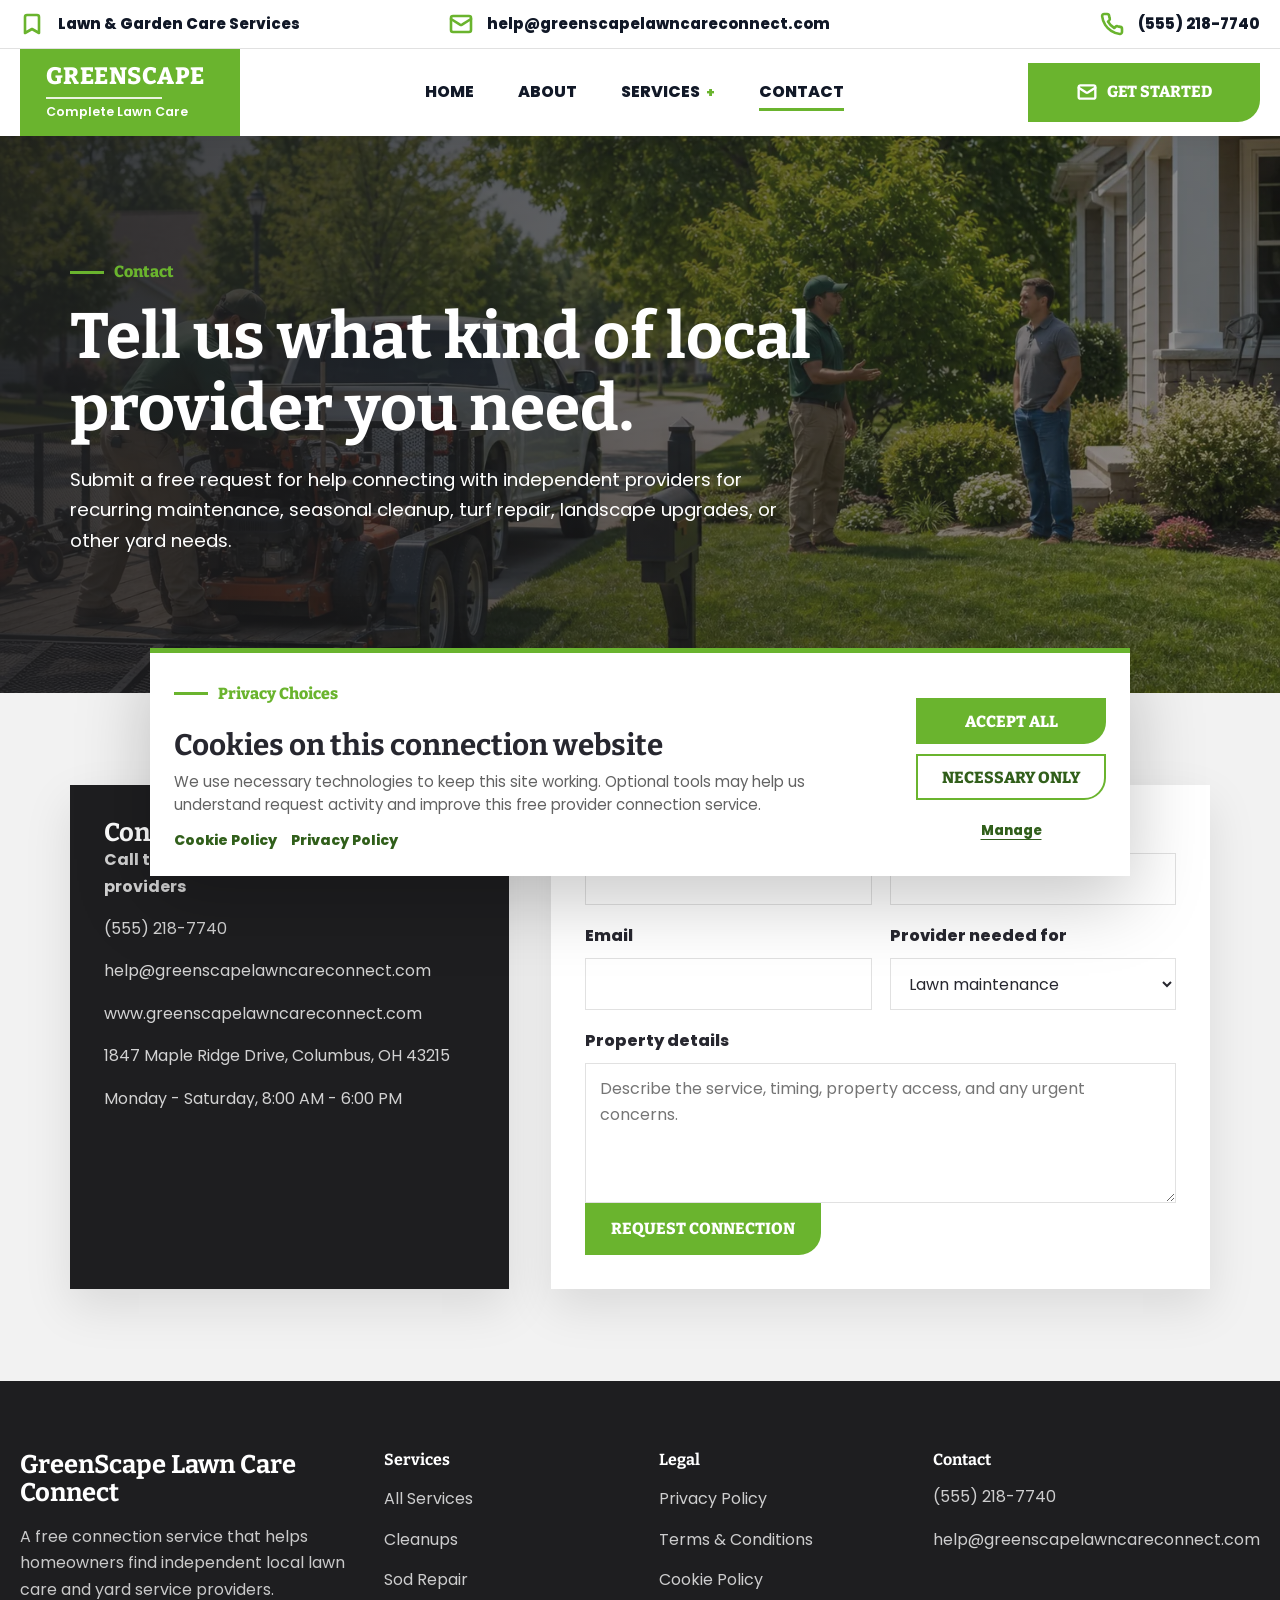
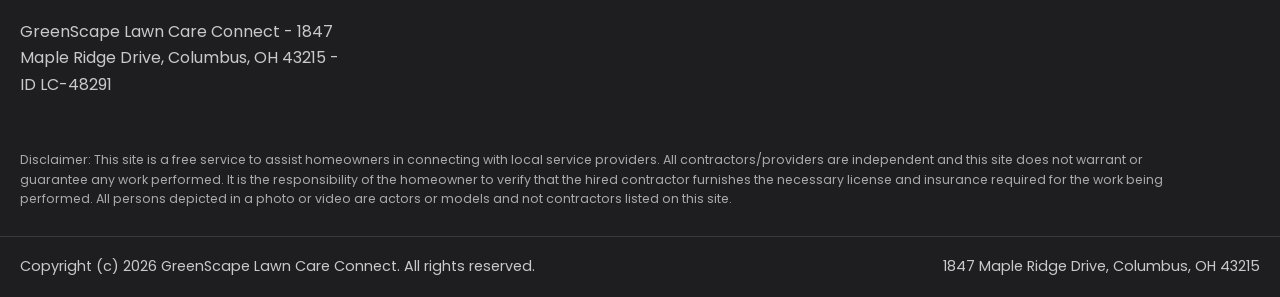
<file: contact.html>
<!DOCTYPE html>
<html lang="en">
<head>
  <meta charset="UTF-8">
  <meta name="viewport" content="width=device-width, initial-scale=1.0">
  <title>Request Lawn Care Provider Match | GreenScape Lawn Care Connect</title>
  <meta name="description" content="Contact GreenScape Lawn Care Connect to request help finding independent local providers for lawn maintenance, landscaping, irrigation support, cleanup, fertilization, shrub care, and sod repair.">
  <link rel="icon" href="assets/favicon.svg" type="image/svg+xml"><link rel="preconnect" href="https://fonts.googleapis.com"><link rel="preconnect" href="https://fonts.gstatic.com" crossorigin>
  <link href="https://fonts.googleapis.com/css2?family=Bitter:wght@700;800&family=Poppins:wght@400;600;700;800&display=swap" rel="stylesheet">
  <link rel="stylesheet" href="css/styles.css"><script src="js/site-config.js" defer></script><script src="js/main.js" defer></script>
</head>
<body>  <div class="topbar">
    <div class="topbar-inner">
      <span class="topbar-item"><svg class="header-icon" aria-hidden="true" viewBox="0 0 24 24" fill="none" stroke="currentColor" stroke-linecap="round" stroke-linejoin="round"><path d="M19 21l-7-4-7 4V5a2 2 0 0 1 2-2h10a2 2 0 0 1 2 2z"/></svg><span>Lawn &amp; Garden Care Services</span></span>
      <span class="topbar-item"><svg class="header-icon" aria-hidden="true" viewBox="0 0 24 24" fill="none" stroke="currentColor" stroke-linecap="round" stroke-linejoin="round"><rect width="20" height="16" x="2" y="4" rx="2"/><path d="m22 7-8.97 5.7a2 2 0 0 1-2.06 0L2 7"/></svg><a data-email-href data-email></a></span>
      <span class="topbar-item"><svg class="header-icon" aria-hidden="true" viewBox="0 0 24 24" fill="none" stroke="currentColor" stroke-linecap="round" stroke-linejoin="round"><path d="M22 16.92v3a2 2 0 0 1-2.18 2 19.79 19.79 0 0 1-8.63-3.07 19.5 19.5 0 0 1-6-6A19.79 19.79 0 0 1 2.12 4.2 2 2 0 0 1 4.11 2h3a2 2 0 0 1 2 1.72c.12.9.33 1.77.62 2.6a2 2 0 0 1-.45 2.11L8 9.71a16 16 0 0 0 6.29 6.29l1.28-1.28a2 2 0 0 1 2.11-.45c.83.29 1.7.5 2.6.62A2 2 0 0 1 22 16.92z"/></svg><a data-phone-href data-phone></a></span>
    </div>
  </div>
  <header class="site-header">
    <div class="nav-inner">
      <a class="brand" href="index.html" aria-label="Home"><span class="brand-name" data-brand></span><span class="brand-line" aria-hidden="true"></span><span class="brand-subtitle">Complete Lawn Care</span></a>
      <button class="menu-toggle" type="button" aria-label="Toggle navigation" aria-expanded="false">Menu</button>
      <nav class="site-nav" aria-label="Primary navigation">
        <a href="index.html">Home</a>
        <a href="about.html">About</a>
        <div class="nav-dropdown">
          <a class="nav-drop-trigger" href="services.html">Services <span aria-hidden="true">+</span></a>
          <div class="nav-dropdown-menu">
            <a href="services.html">All Services</a>
            <a href="services/lawn-maintenance.html">Lawn Maintenance</a>
            <a href="services/fertilization-weed-control.html">Fertilization & Weed Control</a>
            <a href="services/seasonal-cleanups.html">Seasonal Cleanups</a>
            <a href="services/sod-repair.html">Sod Repair & Lawn Recovery</a>
            <a href="services/landscape-installation.html">Landscape Installation</a>
            <a href="services/tree-shrub-care.html">Tree & Shrub Care</a>
            <a href="services/irrigation-support.html">Irrigation Support</a>
          </div>
        </div>
        <a class="active" href="contact.html">Contact</a>
      </nav>
      <a class="btn nav-cta anim-push" href="contact.html"><svg class="header-icon" aria-hidden="true" viewBox="0 0 24 24" fill="none" stroke="currentColor" stroke-linecap="round" stroke-linejoin="round"><rect width="20" height="16" x="2" y="4" rx="2"/><path d="m22 7-8.97 5.7a2 2 0 0 1-2.06 0L2 7"/></svg>Get Started</a>
    </div>
  </header>
  <main>
    <section class="page-hero" style="--page-image:url('assets/images/section-contact-arrival.webp')"><div class="section-inner" data-reveal="down"><span class="eyebrow">Contact</span><h1>Tell us what kind of local provider you need.</h1><p>Submit a free request for help connecting with independent providers for recurring maintenance, seasonal cleanup, turf repair, landscape upgrades, or other yard needs.</p></div></section>
    <section class="section section-soft"><div class="section-inner contact-grid"><aside class="contact-card" data-reveal><h3>Connection support</h3><p><strong data-phone-label></strong></p><p><a data-phone-href data-phone></a></p><p><a data-email-href data-email></a></p><p><a data-website-href data-website></a></p><p data-address></p><p data-hours></p></aside><form class="form-card" data-contact-form data-reveal="down" action="handler.php" method="post"><div class="form-grid"><div class="field"><label for="name">Name</label><input id="name" name="name" autocomplete="name" required></div><div class="field"><label for="phone">Phone</label><input id="phone" name="phone" autocomplete="tel" required></div><div class="field"><label for="email">Email</label><input id="email" type="email" name="email" autocomplete="email"></div><div class="field"><label for="service">Provider needed for</label><select id="service" name="service"><option>Lawn maintenance</option><option>Landscape installation</option><option>Irrigation support</option><option>Seasonal cleanup</option><option>Fertilization and weed control</option><option>Tree and shrub care</option><option>Sod repair</option></select></div><div class="field field-full"><label for="message">Property details</label><textarea id="message" name="message" placeholder="Describe the service, timing, property access, and any urgent concerns."></textarea></div></div><button class="btn anim-push" type="submit">Request Connection</button><p class="success-message" hidden></p></form></div></section>
  </main>
  <footer class="site-footer"><div class="footer-inner"><div><h3 data-company></h3><p data-footer-text></p><p data-company-line></p></div><div><h4>Services</h4><nav class="footer-links"><a href="services.html">All Services</a><a href="services/seasonal-cleanups.html">Cleanups</a><a href="services/sod-repair.html">Sod Repair</a></nav></div><div><h4>Legal</h4><nav class="footer-links"><a href="privacy-policy.html">Privacy Policy</a><a href="terms.html">Terms & Conditions</a><a href="cookie-policy.html">Cookie Policy</a></nav></div><div><h4>Contact</h4><p><a data-phone-href data-phone></a></p><p><a data-email-href data-email></a></p></div></div><div class="footer-disclaimer"><p data-disclaimer>Disclaimer: This site is a free service to assist homeowners in connecting with local service providers. All contractors/providers are independent and this site does not warrant or guarantee any work performed. It is the responsibility of the homeowner to verify that the hired contractor furnishes the necessary license and insurance required for the work being performed. All persons depicted in a photo or video are actors or models and not contractors listed on this site.</p></div><div class="footer-bottom"><div class="footer-inner"><span data-copyright></span><span data-address></span></div></div></footer>
</body>
</html>
</file>
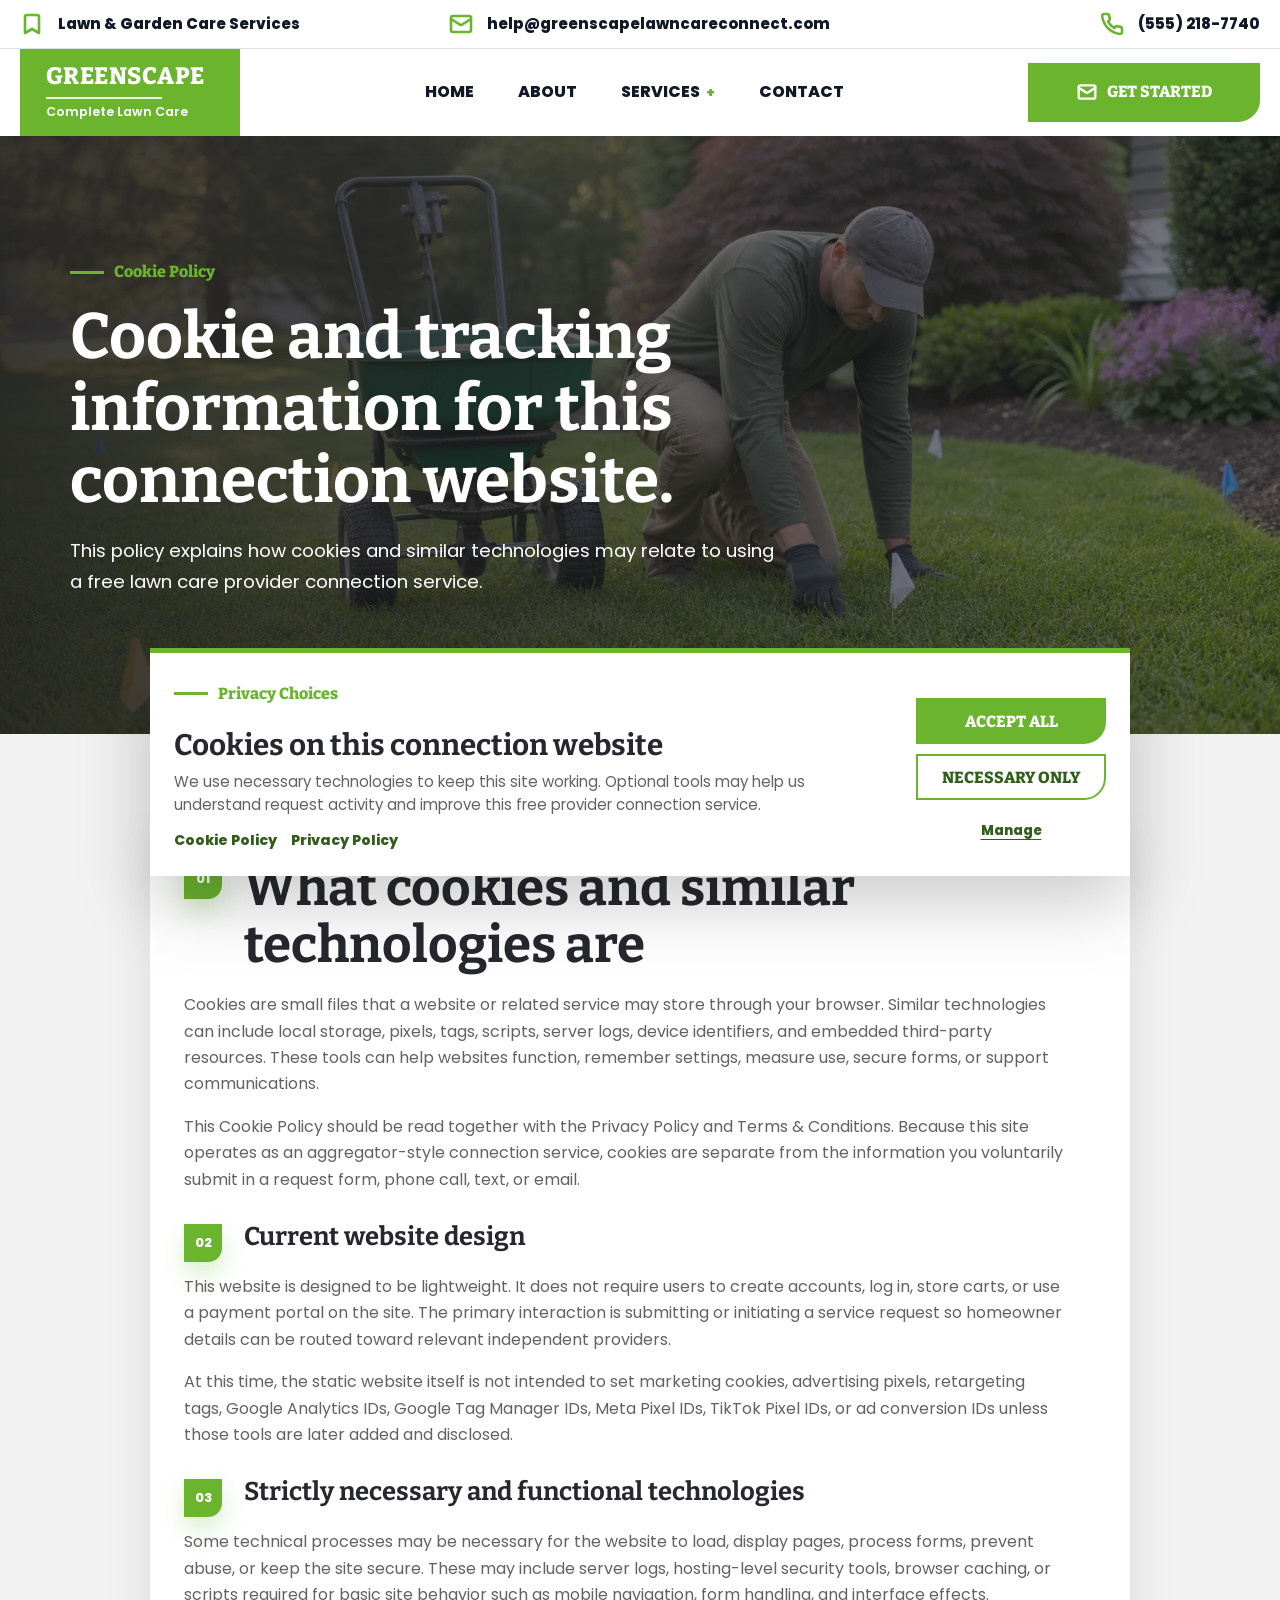
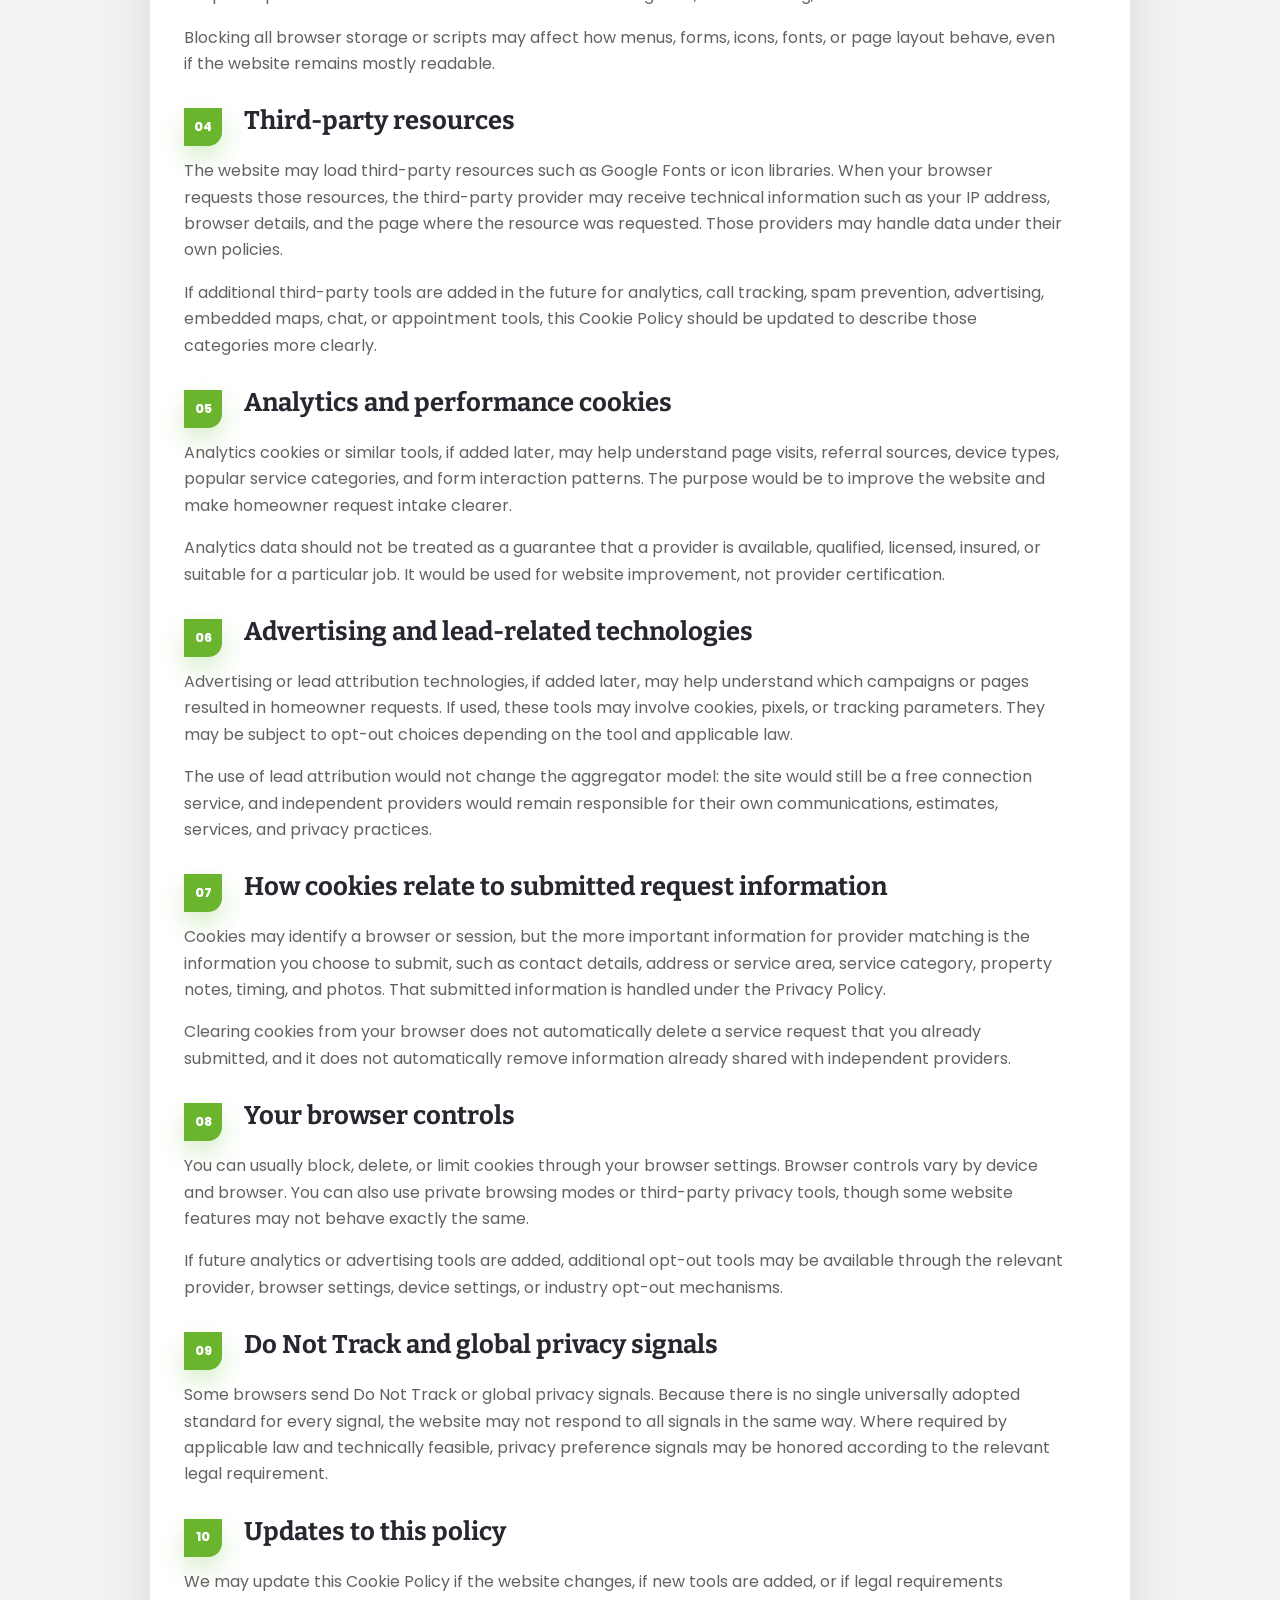
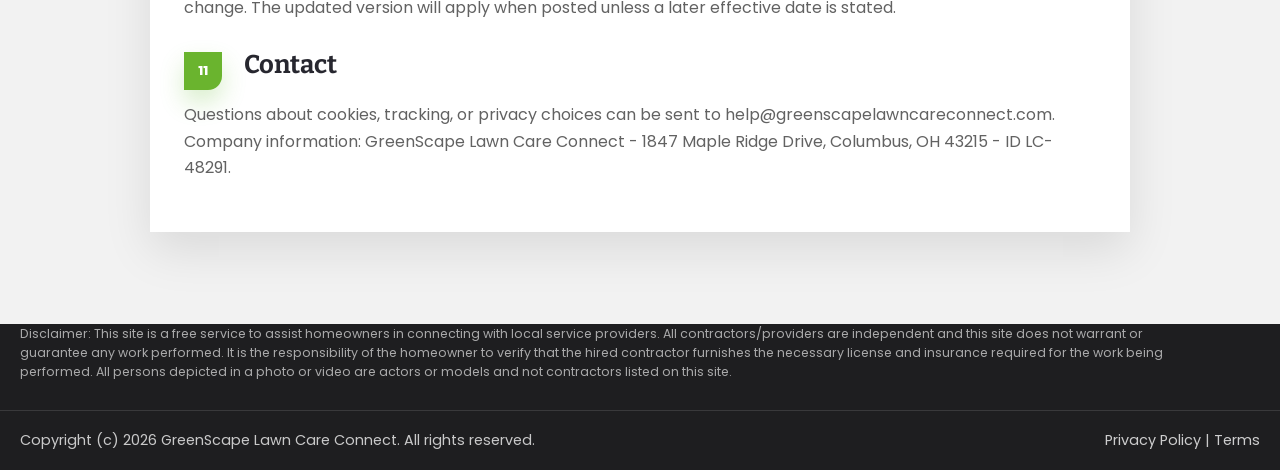
<file: cookie-policy.html>
<!DOCTYPE html><html lang="en"><head><meta charset="UTF-8"><meta name="viewport" content="width=device-width, initial-scale=1.0"><title>Cookie Policy | GreenScape Lawn Care Connect</title><meta name="description" content="Cookie Policy for the GreenScape Lawn Care Connect website."><link rel="icon" href="assets/favicon.svg" type="image/svg+xml"><link rel="preconnect" href="https://fonts.googleapis.com"><link rel="preconnect" href="https://fonts.gstatic.com" crossorigin><link href="https://fonts.googleapis.com/css2?family=Bitter:wght@700;800&family=Poppins:wght@400;600;700;800&display=swap" rel="stylesheet"><link rel="stylesheet" href="css/styles.css"><script src="js/site-config.js" defer></script><script src="js/main.js" defer></script></head><body>  <div class="topbar">
    <div class="topbar-inner">
      <span class="topbar-item"><svg class="header-icon" aria-hidden="true" viewBox="0 0 24 24" fill="none" stroke="currentColor" stroke-linecap="round" stroke-linejoin="round"><path d="M19 21l-7-4-7 4V5a2 2 0 0 1 2-2h10a2 2 0 0 1 2 2z"/></svg><span>Lawn &amp; Garden Care Services</span></span>
      <span class="topbar-item"><svg class="header-icon" aria-hidden="true" viewBox="0 0 24 24" fill="none" stroke="currentColor" stroke-linecap="round" stroke-linejoin="round"><rect width="20" height="16" x="2" y="4" rx="2"/><path d="m22 7-8.97 5.7a2 2 0 0 1-2.06 0L2 7"/></svg><a data-email-href data-email></a></span>
      <span class="topbar-item"><svg class="header-icon" aria-hidden="true" viewBox="0 0 24 24" fill="none" stroke="currentColor" stroke-linecap="round" stroke-linejoin="round"><path d="M22 16.92v3a2 2 0 0 1-2.18 2 19.79 19.79 0 0 1-8.63-3.07 19.5 19.5 0 0 1-6-6A19.79 19.79 0 0 1 2.12 4.2 2 2 0 0 1 4.11 2h3a2 2 0 0 1 2 1.72c.12.9.33 1.77.62 2.6a2 2 0 0 1-.45 2.11L8 9.71a16 16 0 0 0 6.29 6.29l1.28-1.28a2 2 0 0 1 2.11-.45c.83.29 1.7.5 2.6.62A2 2 0 0 1 22 16.92z"/></svg><a data-phone-href data-phone></a></span>
    </div>
  </div>
  <header class="site-header">
    <div class="nav-inner">
      <a class="brand" href="index.html" aria-label="Home"><span class="brand-name" data-brand></span><span class="brand-line" aria-hidden="true"></span><span class="brand-subtitle">Complete Lawn Care</span></a>
      <button class="menu-toggle" type="button" aria-label="Toggle navigation" aria-expanded="false">Menu</button>
      <nav class="site-nav" aria-label="Primary navigation">
        <a href="index.html">Home</a>
        <a href="about.html">About</a>
        <div class="nav-dropdown">
          <a class="nav-drop-trigger" href="services.html">Services <span aria-hidden="true">+</span></a>
          <div class="nav-dropdown-menu">
            <a href="services.html">All Services</a>
            <a href="services/lawn-maintenance.html">Lawn Maintenance</a>
            <a href="services/fertilization-weed-control.html">Fertilization & Weed Control</a>
            <a href="services/seasonal-cleanups.html">Seasonal Cleanups</a>
            <a href="services/sod-repair.html">Sod Repair & Lawn Recovery</a>
            <a href="services/landscape-installation.html">Landscape Installation</a>
            <a href="services/tree-shrub-care.html">Tree & Shrub Care</a>
            <a href="services/irrigation-support.html">Irrigation Support</a>
          </div>
        </div>
        <a href="contact.html">Contact</a>
      </nav>
      <a class="btn nav-cta anim-push" href="contact.html"><svg class="header-icon" aria-hidden="true" viewBox="0 0 24 24" fill="none" stroke="currentColor" stroke-linecap="round" stroke-linejoin="round"><rect width="20" height="16" x="2" y="4" rx="2"/><path d="m22 7-8.97 5.7a2 2 0 0 1-2.06 0L2 7"/></svg>Get Started</a>
    </div>
  </header><main><section class="page-hero" style="--page-image:url('assets/images/service-fertilization.webp')"><div class="section-inner"><span class="eyebrow">Cookie Policy</span><h1>Cookie and tracking information for this connection website.</h1><p>This policy explains how cookies and similar technologies may relate to using a free lawn care provider connection service.</p></div></section><section class="section section-soft"><div class="section-inner policy-card"><h2>What cookies and similar technologies are</h2><p>Cookies are small files that a website or related service may store through your browser. Similar technologies can include local storage, pixels, tags, scripts, server logs, device identifiers, and embedded third-party resources. These tools can help websites function, remember settings, measure use, secure forms, or support communications.</p><p>This Cookie Policy should be read together with the Privacy Policy and Terms & Conditions. Because this site operates as an aggregator-style connection service, cookies are separate from the information you voluntarily submit in a request form, phone call, text, or email.</p><h3>Current website design</h3><p>This website is designed to be lightweight. It does not require users to create accounts, log in, store carts, or use a payment portal on the site. The primary interaction is submitting or initiating a service request so homeowner details can be routed toward relevant independent providers.</p><p>At this time, the static website itself is not intended to set marketing cookies, advertising pixels, retargeting tags, Google Analytics IDs, Google Tag Manager IDs, Meta Pixel IDs, TikTok Pixel IDs, or ad conversion IDs unless those tools are later added and disclosed.</p><h3>Strictly necessary and functional technologies</h3><p>Some technical processes may be necessary for the website to load, display pages, process forms, prevent abuse, or keep the site secure. These may include server logs, hosting-level security tools, browser caching, or scripts required for basic site behavior such as mobile navigation, form handling, and interface effects.</p><p>Blocking all browser storage or scripts may affect how menus, forms, icons, fonts, or page layout behave, even if the website remains mostly readable.</p><h3>Third-party resources</h3><p>The website may load third-party resources such as Google Fonts or icon libraries. When your browser requests those resources, the third-party provider may receive technical information such as your IP address, browser details, and the page where the resource was requested. Those providers may handle data under their own policies.</p><p>If additional third-party tools are added in the future for analytics, call tracking, spam prevention, advertising, embedded maps, chat, or appointment tools, this Cookie Policy should be updated to describe those categories more clearly.</p><h3>Analytics and performance cookies</h3><p>Analytics cookies or similar tools, if added later, may help understand page visits, referral sources, device types, popular service categories, and form interaction patterns. The purpose would be to improve the website and make homeowner request intake clearer.</p><p>Analytics data should not be treated as a guarantee that a provider is available, qualified, licensed, insured, or suitable for a particular job. It would be used for website improvement, not provider certification.</p><h3>Advertising and lead-related technologies</h3><p>Advertising or lead attribution technologies, if added later, may help understand which campaigns or pages resulted in homeowner requests. If used, these tools may involve cookies, pixels, or tracking parameters. They may be subject to opt-out choices depending on the tool and applicable law.</p><p>The use of lead attribution would not change the aggregator model: the site would still be a free connection service, and independent providers would remain responsible for their own communications, estimates, services, and privacy practices.</p><h3>How cookies relate to submitted request information</h3><p>Cookies may identify a browser or session, but the more important information for provider matching is the information you choose to submit, such as contact details, address or service area, service category, property notes, timing, and photos. That submitted information is handled under the Privacy Policy.</p><p>Clearing cookies from your browser does not automatically delete a service request that you already submitted, and it does not automatically remove information already shared with independent providers.</p><h3>Your browser controls</h3><p>You can usually block, delete, or limit cookies through your browser settings. Browser controls vary by device and browser. You can also use private browsing modes or third-party privacy tools, though some website features may not behave exactly the same.</p><p>If future analytics or advertising tools are added, additional opt-out tools may be available through the relevant provider, browser settings, device settings, or industry opt-out mechanisms.</p><h3>Do Not Track and global privacy signals</h3><p>Some browsers send Do Not Track or global privacy signals. Because there is no single universally adopted standard for every signal, the website may not respond to all signals in the same way. Where required by applicable law and technically feasible, privacy preference signals may be honored according to the relevant legal requirement.</p><h3>Updates to this policy</h3><p>We may update this Cookie Policy if the website changes, if new tools are added, or if legal requirements change. The updated version will apply when posted unless a later effective date is stated.</p><h3>Contact</h3><p>Questions about cookies, tracking, or privacy choices can be sent to <a data-email-href data-email></a>. Company information: <span data-company-line></span>.</p></div></section></main><footer class="site-footer"><div class="footer-disclaimer"><p data-disclaimer>Disclaimer: This site is a free service to assist homeowners in connecting with local service providers. All contractors/providers are independent and this site does not warrant or guarantee any work performed. It is the responsibility of the homeowner to verify that the hired contractor furnishes the necessary license and insurance required for the work being performed. All persons depicted in a photo or video are actors or models and not contractors listed on this site.</p></div><div class="footer-bottom"><div class="footer-inner"><span data-copyright></span><span><a href="privacy-policy.html">Privacy Policy</a> | <a href="terms.html">Terms</a></span></div></div></footer></body></html>
</file>
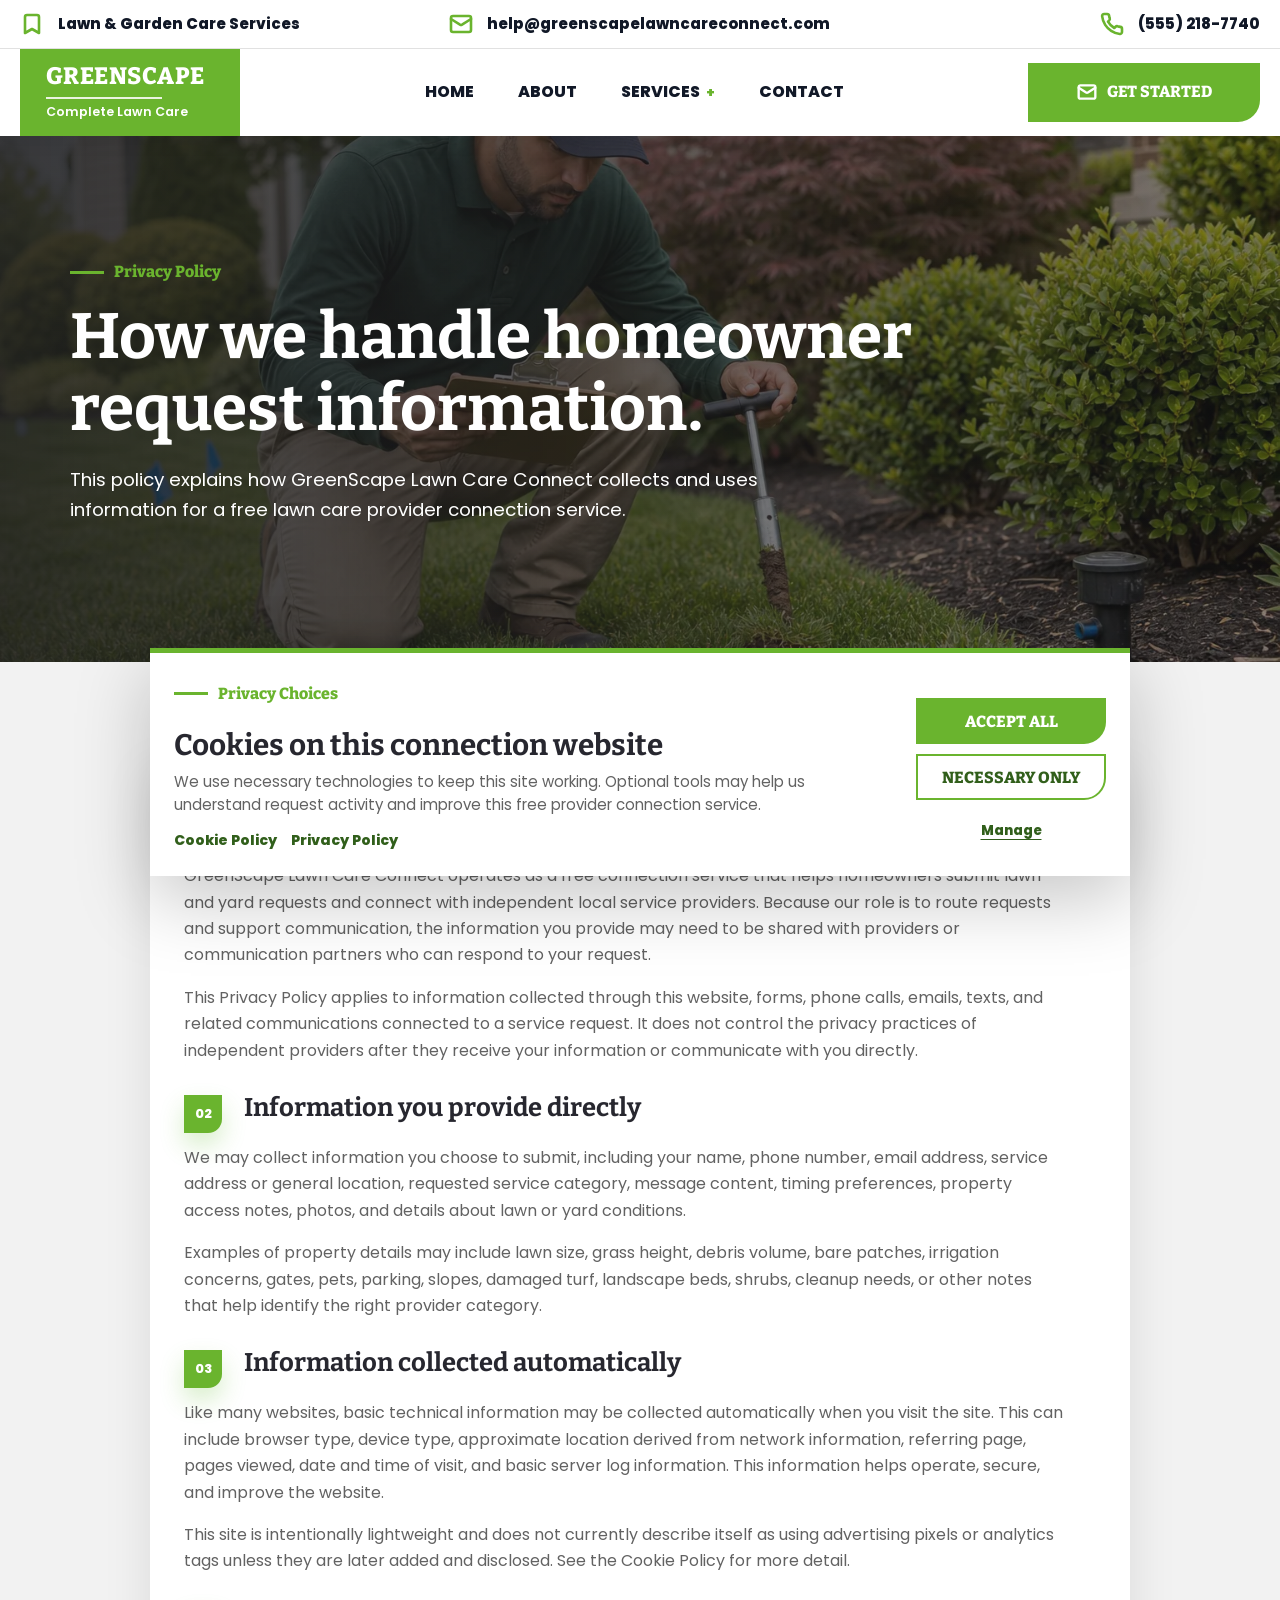
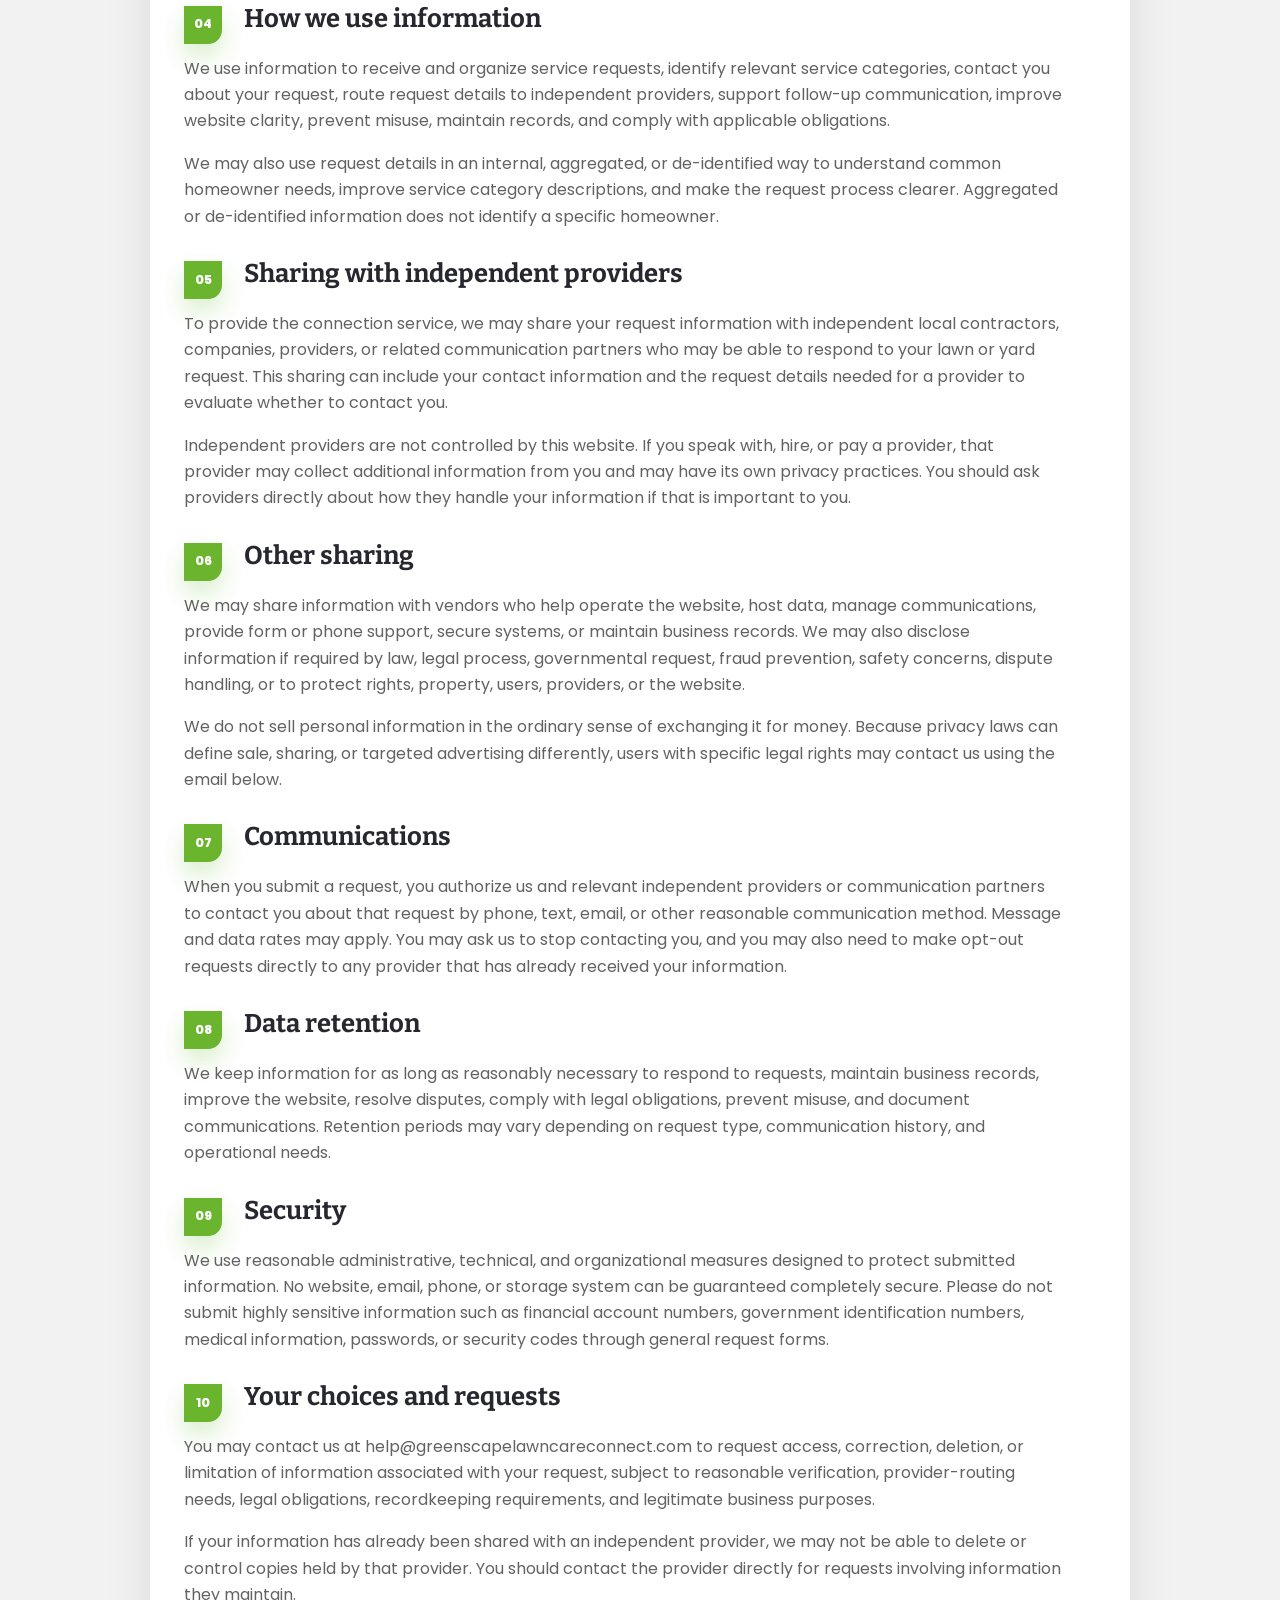
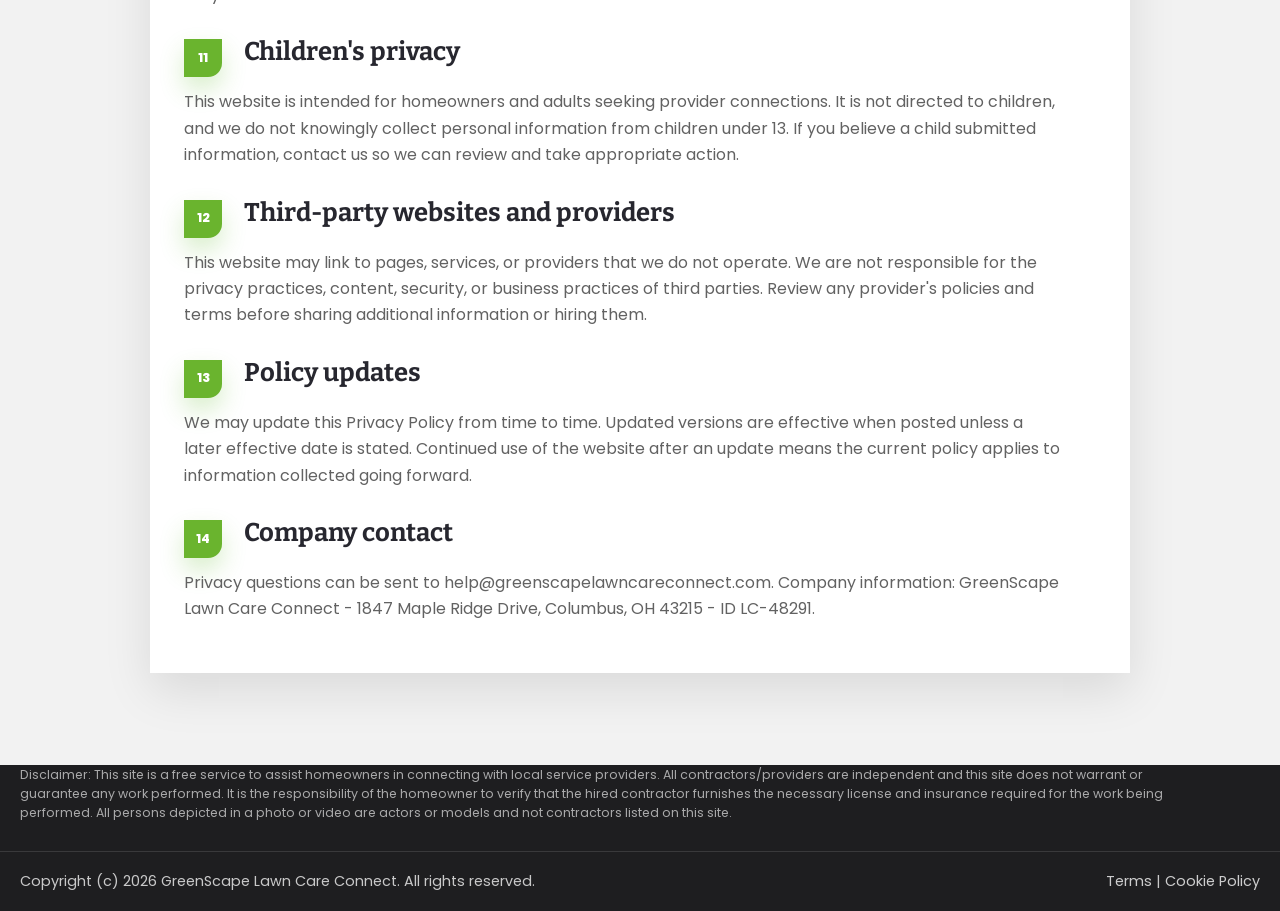
<file: privacy-policy.html>
<!DOCTYPE html><html lang="en"><head><meta charset="UTF-8"><meta name="viewport" content="width=device-width, initial-scale=1.0"><title>Privacy Policy | GreenScape Lawn Care Connect</title><meta name="description" content="Privacy Policy for GreenScape Lawn Care Connect."><link rel="icon" href="assets/favicon.svg" type="image/svg+xml"><link rel="preconnect" href="https://fonts.googleapis.com"><link rel="preconnect" href="https://fonts.gstatic.com" crossorigin><link href="https://fonts.googleapis.com/css2?family=Bitter:wght@700;800&family=Poppins:wght@400;600;700;800&display=swap" rel="stylesheet"><link rel="stylesheet" href="css/styles.css"><script src="js/site-config.js" defer></script><script src="js/main.js" defer></script></head><body>  <div class="topbar">
    <div class="topbar-inner">
      <span class="topbar-item"><svg class="header-icon" aria-hidden="true" viewBox="0 0 24 24" fill="none" stroke="currentColor" stroke-linecap="round" stroke-linejoin="round"><path d="M19 21l-7-4-7 4V5a2 2 0 0 1 2-2h10a2 2 0 0 1 2 2z"/></svg><span>Lawn &amp; Garden Care Services</span></span>
      <span class="topbar-item"><svg class="header-icon" aria-hidden="true" viewBox="0 0 24 24" fill="none" stroke="currentColor" stroke-linecap="round" stroke-linejoin="round"><rect width="20" height="16" x="2" y="4" rx="2"/><path d="m22 7-8.97 5.7a2 2 0 0 1-2.06 0L2 7"/></svg><a data-email-href data-email></a></span>
      <span class="topbar-item"><svg class="header-icon" aria-hidden="true" viewBox="0 0 24 24" fill="none" stroke="currentColor" stroke-linecap="round" stroke-linejoin="round"><path d="M22 16.92v3a2 2 0 0 1-2.18 2 19.79 19.79 0 0 1-8.63-3.07 19.5 19.5 0 0 1-6-6A19.79 19.79 0 0 1 2.12 4.2 2 2 0 0 1 4.11 2h3a2 2 0 0 1 2 1.72c.12.9.33 1.77.62 2.6a2 2 0 0 1-.45 2.11L8 9.71a16 16 0 0 0 6.29 6.29l1.28-1.28a2 2 0 0 1 2.11-.45c.83.29 1.7.5 2.6.62A2 2 0 0 1 22 16.92z"/></svg><a data-phone-href data-phone></a></span>
    </div>
  </div>
  <header class="site-header">
    <div class="nav-inner">
      <a class="brand" href="index.html" aria-label="Home"><span class="brand-name" data-brand></span><span class="brand-line" aria-hidden="true"></span><span class="brand-subtitle">Complete Lawn Care</span></a>
      <button class="menu-toggle" type="button" aria-label="Toggle navigation" aria-expanded="false">Menu</button>
      <nav class="site-nav" aria-label="Primary navigation">
        <a href="index.html">Home</a>
        <a href="about.html">About</a>
        <div class="nav-dropdown">
          <a class="nav-drop-trigger" href="services.html">Services <span aria-hidden="true">+</span></a>
          <div class="nav-dropdown-menu">
            <a href="services.html">All Services</a>
            <a href="services/lawn-maintenance.html">Lawn Maintenance</a>
            <a href="services/fertilization-weed-control.html">Fertilization & Weed Control</a>
            <a href="services/seasonal-cleanups.html">Seasonal Cleanups</a>
            <a href="services/sod-repair.html">Sod Repair & Lawn Recovery</a>
            <a href="services/landscape-installation.html">Landscape Installation</a>
            <a href="services/tree-shrub-care.html">Tree & Shrub Care</a>
            <a href="services/irrigation-support.html">Irrigation Support</a>
          </div>
        </div>
        <a href="contact.html">Contact</a>
      </nav>
      <a class="btn nav-cta anim-push" href="contact.html"><svg class="header-icon" aria-hidden="true" viewBox="0 0 24 24" fill="none" stroke="currentColor" stroke-linecap="round" stroke-linejoin="round"><rect width="20" height="16" x="2" y="4" rx="2"/><path d="m22 7-8.97 5.7a2 2 0 0 1-2.06 0L2 7"/></svg>Get Started</a>
    </div>
  </header><main><section class="page-hero" style="--page-image:url('assets/images/section-yard-assessment.webp')"><div class="section-inner"><span class="eyebrow">Privacy Policy</span><h1>How we handle homeowner request information.</h1><p>This policy explains how <span data-company></span> collects and uses information for a free lawn care provider connection service.</p></div></section><section class="section section-soft"><div class="section-inner policy-card"><h2>Overview of our privacy practices</h2><p><span data-company></span> operates as a free connection service that helps homeowners submit lawn and yard requests and connect with independent local service providers. Because our role is to route requests and support communication, the information you provide may need to be shared with providers or communication partners who can respond to your request.</p><p>This Privacy Policy applies to information collected through this website, forms, phone calls, emails, texts, and related communications connected to a service request. It does not control the privacy practices of independent providers after they receive your information or communicate with you directly.</p><h3>Information you provide directly</h3><p>We may collect information you choose to submit, including your name, phone number, email address, service address or general location, requested service category, message content, timing preferences, property access notes, photos, and details about lawn or yard conditions.</p><p>Examples of property details may include lawn size, grass height, debris volume, bare patches, irrigation concerns, gates, pets, parking, slopes, damaged turf, landscape beds, shrubs, cleanup needs, or other notes that help identify the right provider category.</p><h3>Information collected automatically</h3><p>Like many websites, basic technical information may be collected automatically when you visit the site. This can include browser type, device type, approximate location derived from network information, referring page, pages viewed, date and time of visit, and basic server log information. This information helps operate, secure, and improve the website.</p><p>This site is intentionally lightweight and does not currently describe itself as using advertising pixels or analytics tags unless they are later added and disclosed. See the Cookie Policy for more detail.</p><h3>How we use information</h3><p>We use information to receive and organize service requests, identify relevant service categories, contact you about your request, route request details to independent providers, support follow-up communication, improve website clarity, prevent misuse, maintain records, and comply with applicable obligations.</p><p>We may also use request details in an internal, aggregated, or de-identified way to understand common homeowner needs, improve service category descriptions, and make the request process clearer. Aggregated or de-identified information does not identify a specific homeowner.</p><h3>Sharing with independent providers</h3><p>To provide the connection service, we may share your request information with independent local contractors, companies, providers, or related communication partners who may be able to respond to your lawn or yard request. This sharing can include your contact information and the request details needed for a provider to evaluate whether to contact you.</p><p>Independent providers are not controlled by this website. If you speak with, hire, or pay a provider, that provider may collect additional information from you and may have its own privacy practices. You should ask providers directly about how they handle your information if that is important to you.</p><h3>Other sharing</h3><p>We may share information with vendors who help operate the website, host data, manage communications, provide form or phone support, secure systems, or maintain business records. We may also disclose information if required by law, legal process, governmental request, fraud prevention, safety concerns, dispute handling, or to protect rights, property, users, providers, or the website.</p><p>We do not sell personal information in the ordinary sense of exchanging it for money. Because privacy laws can define sale, sharing, or targeted advertising differently, users with specific legal rights may contact us using the email below.</p><h3>Communications</h3><p>When you submit a request, you authorize us and relevant independent providers or communication partners to contact you about that request by phone, text, email, or other reasonable communication method. Message and data rates may apply. You may ask us to stop contacting you, and you may also need to make opt-out requests directly to any provider that has already received your information.</p><h3>Data retention</h3><p>We keep information for as long as reasonably necessary to respond to requests, maintain business records, improve the website, resolve disputes, comply with legal obligations, prevent misuse, and document communications. Retention periods may vary depending on request type, communication history, and operational needs.</p><h3>Security</h3><p>We use reasonable administrative, technical, and organizational measures designed to protect submitted information. No website, email, phone, or storage system can be guaranteed completely secure. Please do not submit highly sensitive information such as financial account numbers, government identification numbers, medical information, passwords, or security codes through general request forms.</p><h3>Your choices and requests</h3><p>You may contact us at <a data-email-href data-email></a> to request access, correction, deletion, or limitation of information associated with your request, subject to reasonable verification, provider-routing needs, legal obligations, recordkeeping requirements, and legitimate business purposes.</p><p>If your information has already been shared with an independent provider, we may not be able to delete or control copies held by that provider. You should contact the provider directly for requests involving information they maintain.</p><h3>Children's privacy</h3><p>This website is intended for homeowners and adults seeking provider connections. It is not directed to children, and we do not knowingly collect personal information from children under 13. If you believe a child submitted information, contact us so we can review and take appropriate action.</p><h3>Third-party websites and providers</h3><p>This website may link to pages, services, or providers that we do not operate. We are not responsible for the privacy practices, content, security, or business practices of third parties. Review any provider's policies and terms before sharing additional information or hiring them.</p><h3>Policy updates</h3><p>We may update this Privacy Policy from time to time. Updated versions are effective when posted unless a later effective date is stated. Continued use of the website after an update means the current policy applies to information collected going forward.</p><h3>Company contact</h3><p>Privacy questions can be sent to <a data-email-href data-email></a>. Company information: <span data-company-line></span>.</p></div></section></main><footer class="site-footer"><div class="footer-disclaimer"><p data-disclaimer>Disclaimer: This site is a free service to assist homeowners in connecting with local service providers. All contractors/providers are independent and this site does not warrant or guarantee any work performed. It is the responsibility of the homeowner to verify that the hired contractor furnishes the necessary license and insurance required for the work being performed. All persons depicted in a photo or video are actors or models and not contractors listed on this site.</p></div><div class="footer-bottom"><div class="footer-inner"><span data-copyright></span><span><a href="terms.html">Terms</a> | <a href="cookie-policy.html">Cookie Policy</a></span></div></div></footer></body></html>
</file>
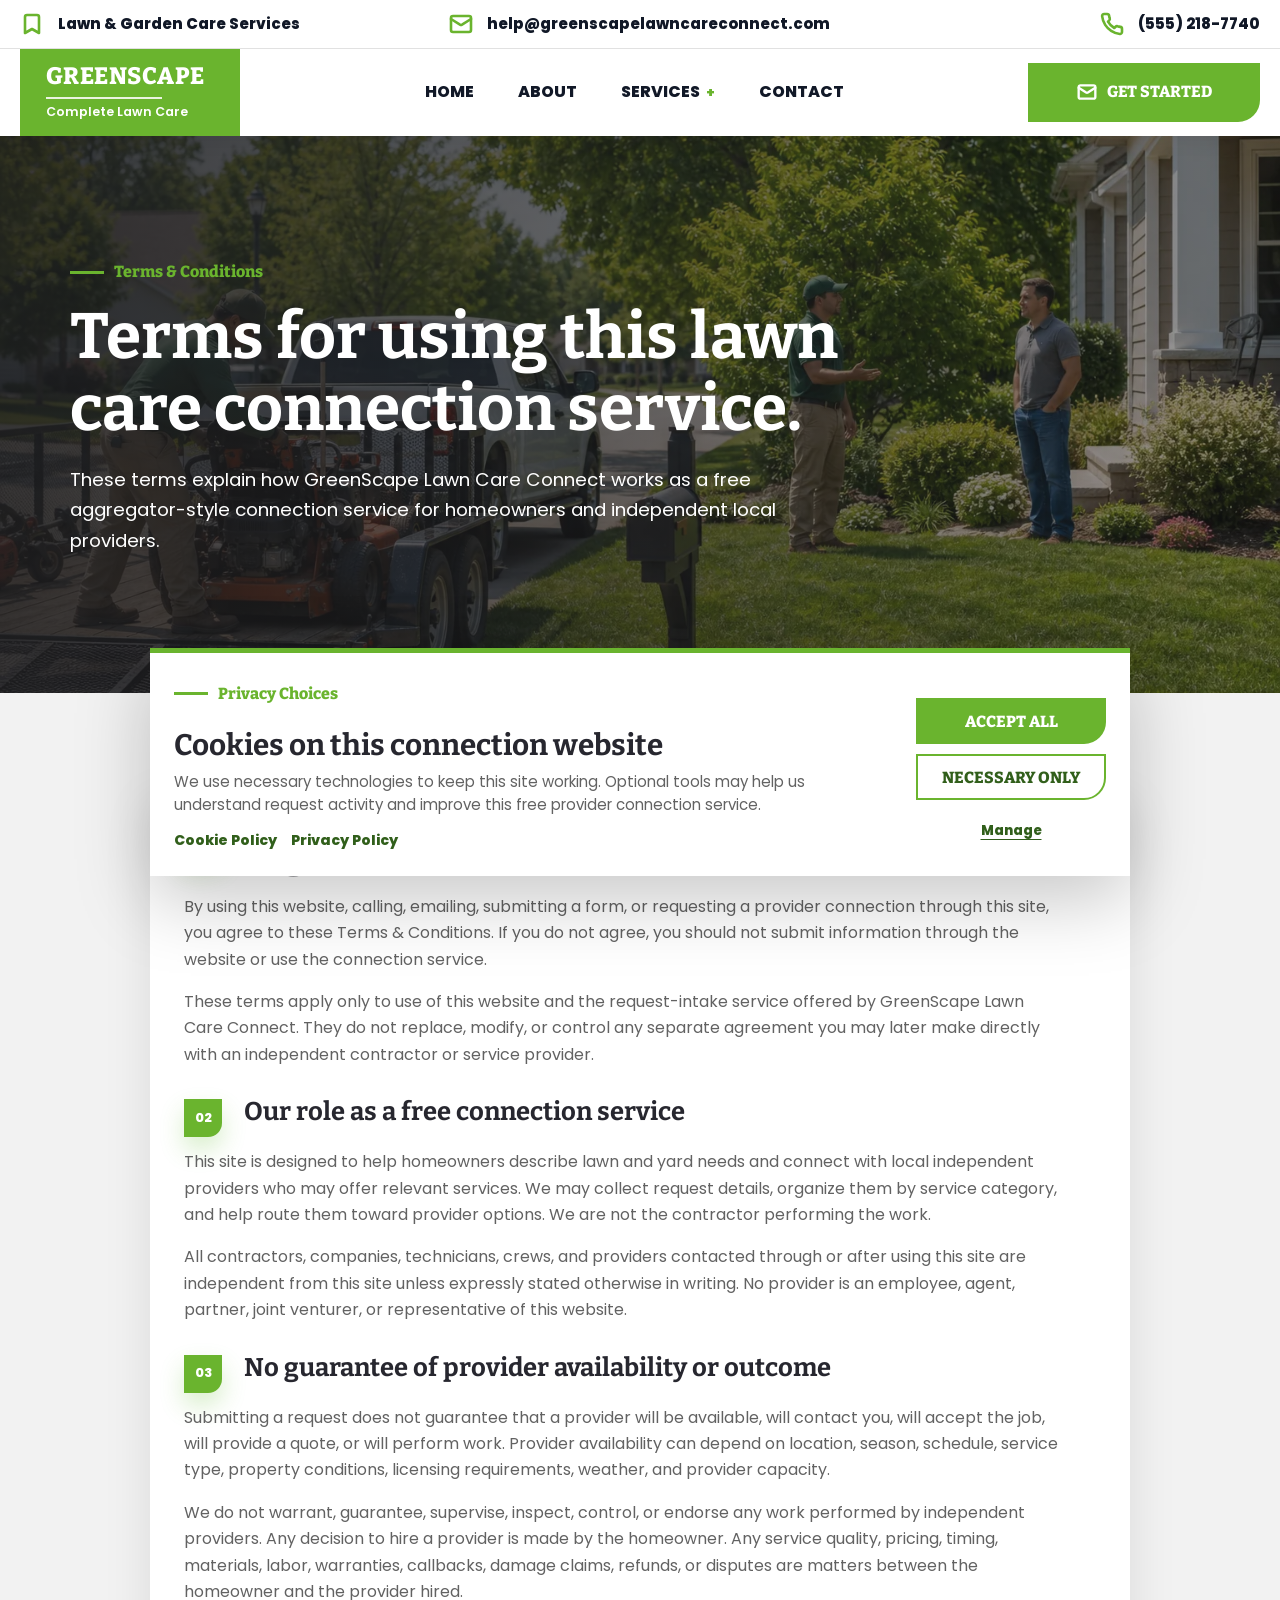
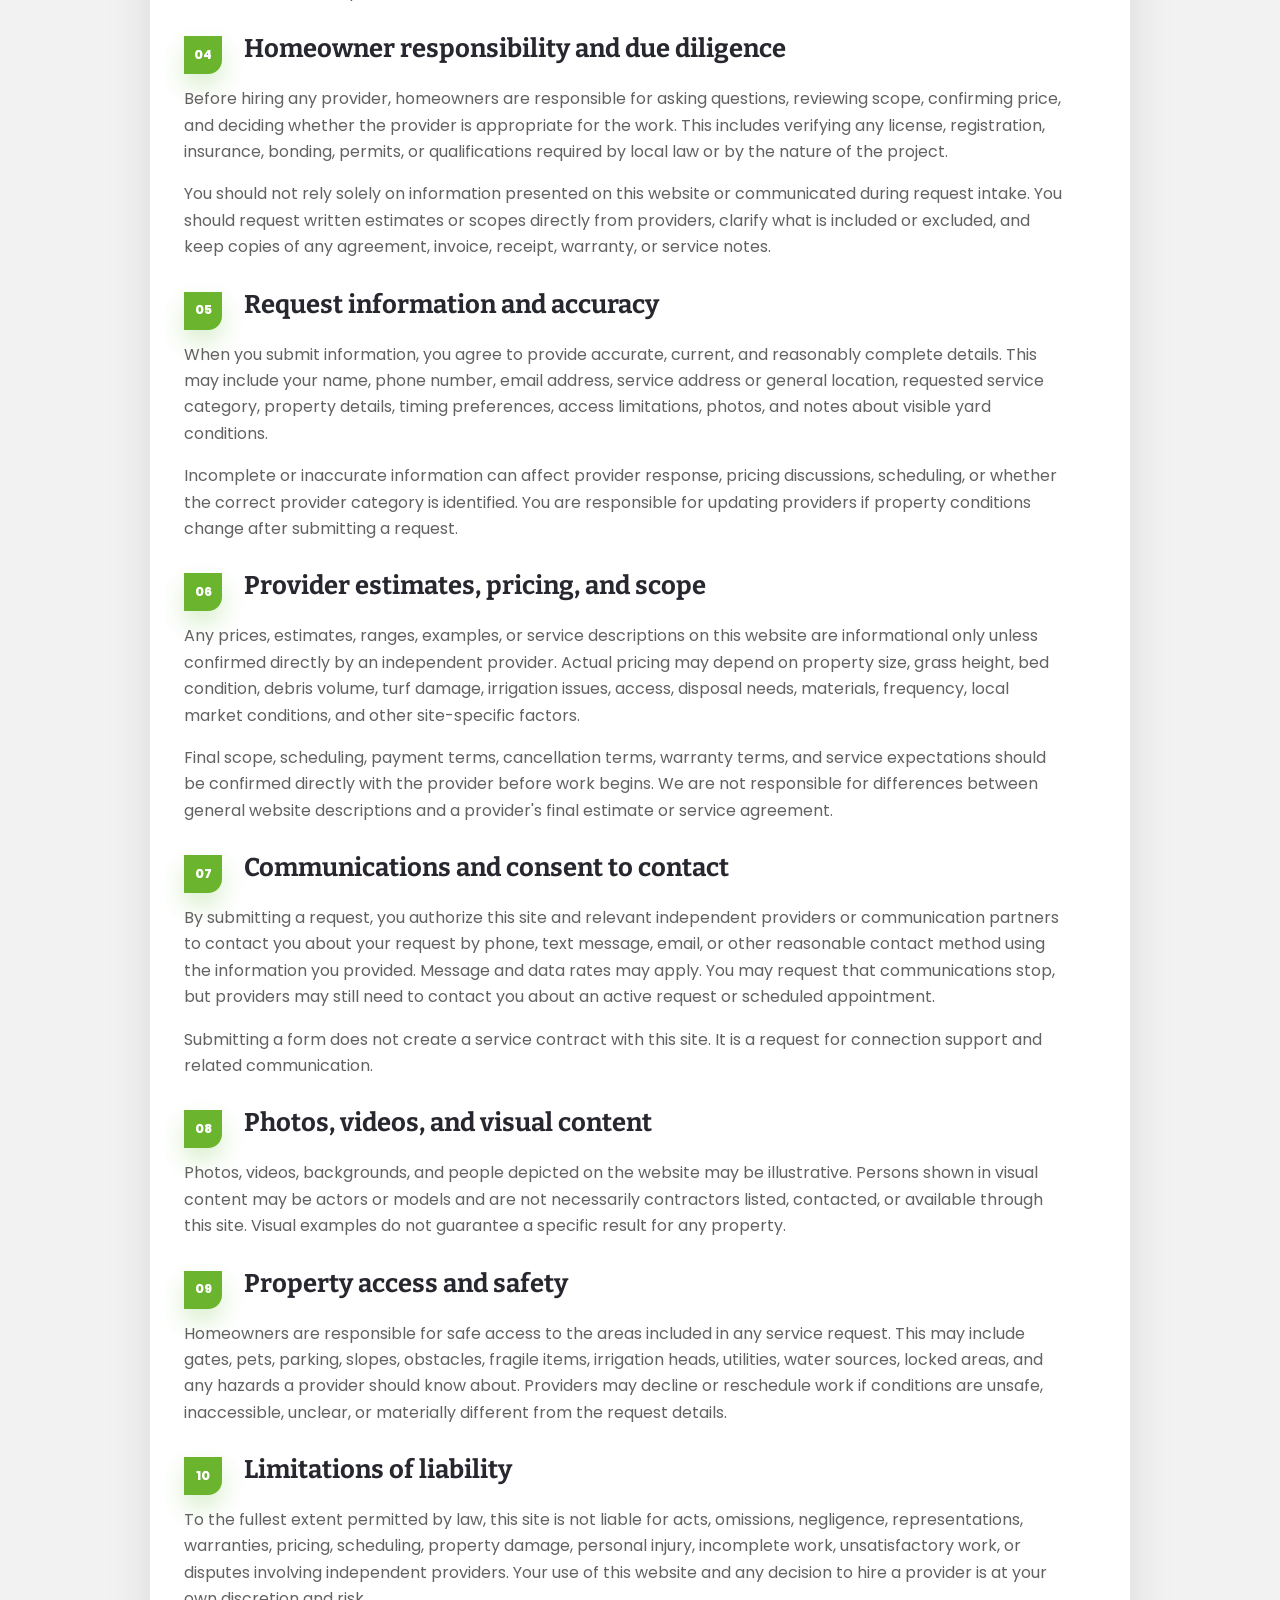
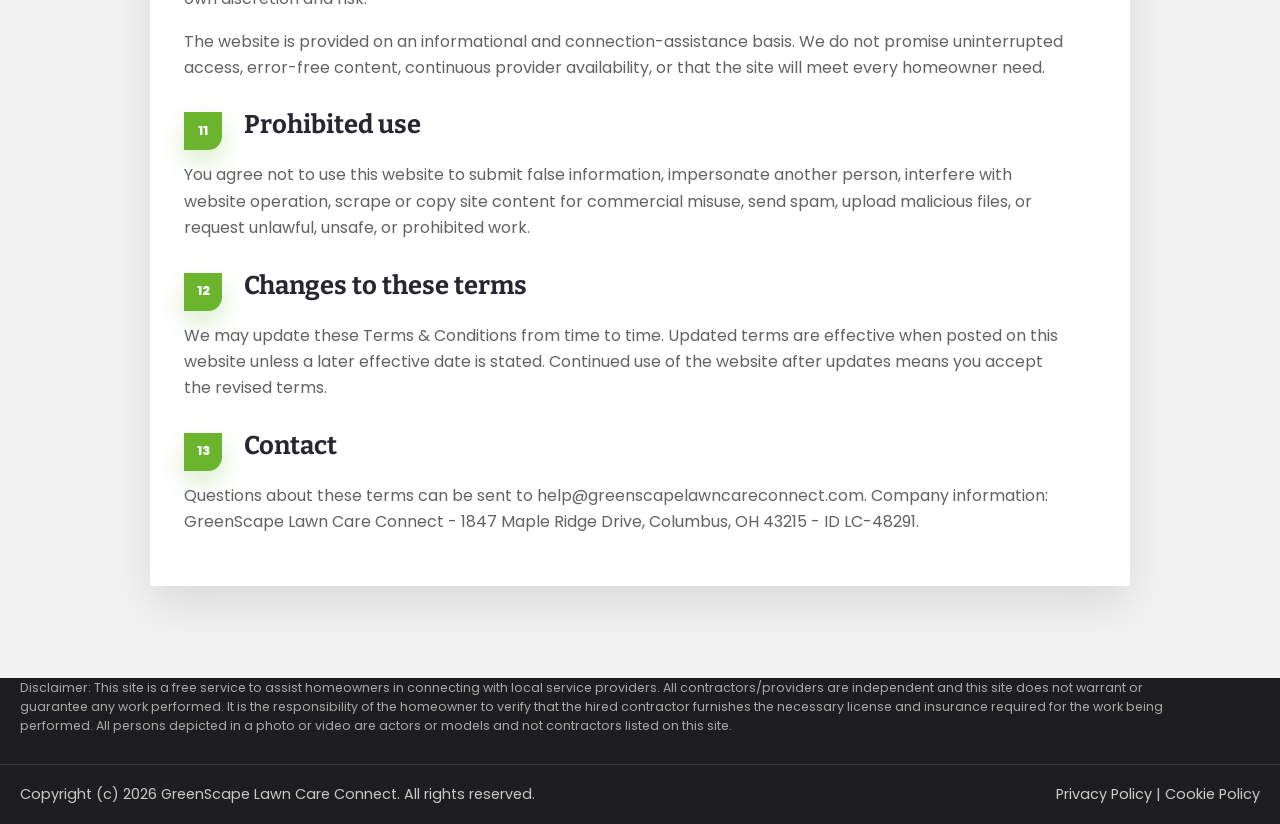
<file: terms.html>
<!DOCTYPE html><html lang="en"><head><meta charset="UTF-8"><meta name="viewport" content="width=device-width, initial-scale=1.0"><title>Terms & Conditions | GreenScape Lawn Care Connect</title><meta name="description" content="Terms and Conditions for using the GreenScape Lawn Care Connect website and requesting lawn care services."><link rel="icon" href="assets/favicon.svg" type="image/svg+xml"><link rel="preconnect" href="https://fonts.googleapis.com"><link rel="preconnect" href="https://fonts.gstatic.com" crossorigin><link href="https://fonts.googleapis.com/css2?family=Bitter:wght@700;800&family=Poppins:wght@400;600;700;800&display=swap" rel="stylesheet"><link rel="stylesheet" href="css/styles.css"><script src="js/site-config.js" defer></script><script src="js/main.js" defer></script></head><body>  <div class="topbar">
    <div class="topbar-inner">
      <span class="topbar-item"><svg class="header-icon" aria-hidden="true" viewBox="0 0 24 24" fill="none" stroke="currentColor" stroke-linecap="round" stroke-linejoin="round"><path d="M19 21l-7-4-7 4V5a2 2 0 0 1 2-2h10a2 2 0 0 1 2 2z"/></svg><span>Lawn &amp; Garden Care Services</span></span>
      <span class="topbar-item"><svg class="header-icon" aria-hidden="true" viewBox="0 0 24 24" fill="none" stroke="currentColor" stroke-linecap="round" stroke-linejoin="round"><rect width="20" height="16" x="2" y="4" rx="2"/><path d="m22 7-8.97 5.7a2 2 0 0 1-2.06 0L2 7"/></svg><a data-email-href data-email></a></span>
      <span class="topbar-item"><svg class="header-icon" aria-hidden="true" viewBox="0 0 24 24" fill="none" stroke="currentColor" stroke-linecap="round" stroke-linejoin="round"><path d="M22 16.92v3a2 2 0 0 1-2.18 2 19.79 19.79 0 0 1-8.63-3.07 19.5 19.5 0 0 1-6-6A19.79 19.79 0 0 1 2.12 4.2 2 2 0 0 1 4.11 2h3a2 2 0 0 1 2 1.72c.12.9.33 1.77.62 2.6a2 2 0 0 1-.45 2.11L8 9.71a16 16 0 0 0 6.29 6.29l1.28-1.28a2 2 0 0 1 2.11-.45c.83.29 1.7.5 2.6.62A2 2 0 0 1 22 16.92z"/></svg><a data-phone-href data-phone></a></span>
    </div>
  </div>
  <header class="site-header">
    <div class="nav-inner">
      <a class="brand" href="index.html" aria-label="Home"><span class="brand-name" data-brand></span><span class="brand-line" aria-hidden="true"></span><span class="brand-subtitle">Complete Lawn Care</span></a>
      <button class="menu-toggle" type="button" aria-label="Toggle navigation" aria-expanded="false">Menu</button>
      <nav class="site-nav" aria-label="Primary navigation">
        <a href="index.html">Home</a>
        <a href="about.html">About</a>
        <div class="nav-dropdown">
          <a class="nav-drop-trigger" href="services.html">Services <span aria-hidden="true">+</span></a>
          <div class="nav-dropdown-menu">
            <a href="services.html">All Services</a>
            <a href="services/lawn-maintenance.html">Lawn Maintenance</a>
            <a href="services/fertilization-weed-control.html">Fertilization & Weed Control</a>
            <a href="services/seasonal-cleanups.html">Seasonal Cleanups</a>
            <a href="services/sod-repair.html">Sod Repair & Lawn Recovery</a>
            <a href="services/landscape-installation.html">Landscape Installation</a>
            <a href="services/tree-shrub-care.html">Tree & Shrub Care</a>
            <a href="services/irrigation-support.html">Irrigation Support</a>
          </div>
        </div>
        <a href="contact.html">Contact</a>
      </nav>
      <a class="btn nav-cta anim-push" href="contact.html"><svg class="header-icon" aria-hidden="true" viewBox="0 0 24 24" fill="none" stroke="currentColor" stroke-linecap="round" stroke-linejoin="round"><rect width="20" height="16" x="2" y="4" rx="2"/><path d="m22 7-8.97 5.7a2 2 0 0 1-2.06 0L2 7"/></svg>Get Started</a>
    </div>
  </header><main><section class="page-hero" style="--page-image:url('assets/images/section-contact-arrival.webp')"><div class="section-inner"><span class="eyebrow">Terms & Conditions</span><h1>Terms for using this lawn care connection service.</h1><p>These terms explain how <span data-company></span> works as a free aggregator-style connection service for homeowners and independent local providers.</p></div></section><section class="section section-soft"><div class="section-inner policy-card"><h2>Agreement to these terms</h2><p>By using this website, calling, emailing, submitting a form, or requesting a provider connection through this site, you agree to these Terms & Conditions. If you do not agree, you should not submit information through the website or use the connection service.</p><p>These terms apply only to use of this website and the request-intake service offered by <span data-company></span>. They do not replace, modify, or control any separate agreement you may later make directly with an independent contractor or service provider.</p><h3>Our role as a free connection service</h3><p>This site is designed to help homeowners describe lawn and yard needs and connect with local independent providers who may offer relevant services. We may collect request details, organize them by service category, and help route them toward provider options. We are not the contractor performing the work.</p><p>All contractors, companies, technicians, crews, and providers contacted through or after using this site are independent from this site unless expressly stated otherwise in writing. No provider is an employee, agent, partner, joint venturer, or representative of this website.</p><h3>No guarantee of provider availability or outcome</h3><p>Submitting a request does not guarantee that a provider will be available, will contact you, will accept the job, will provide a quote, or will perform work. Provider availability can depend on location, season, schedule, service type, property conditions, licensing requirements, weather, and provider capacity.</p><p>We do not warrant, guarantee, supervise, inspect, control, or endorse any work performed by independent providers. Any decision to hire a provider is made by the homeowner. Any service quality, pricing, timing, materials, labor, warranties, callbacks, damage claims, refunds, or disputes are matters between the homeowner and the provider hired.</p><h3>Homeowner responsibility and due diligence</h3><p>Before hiring any provider, homeowners are responsible for asking questions, reviewing scope, confirming price, and deciding whether the provider is appropriate for the work. This includes verifying any license, registration, insurance, bonding, permits, or qualifications required by local law or by the nature of the project.</p><p>You should not rely solely on information presented on this website or communicated during request intake. You should request written estimates or scopes directly from providers, clarify what is included or excluded, and keep copies of any agreement, invoice, receipt, warranty, or service notes.</p><h3>Request information and accuracy</h3><p>When you submit information, you agree to provide accurate, current, and reasonably complete details. This may include your name, phone number, email address, service address or general location, requested service category, property details, timing preferences, access limitations, photos, and notes about visible yard conditions.</p><p>Incomplete or inaccurate information can affect provider response, pricing discussions, scheduling, or whether the correct provider category is identified. You are responsible for updating providers if property conditions change after submitting a request.</p><h3>Provider estimates, pricing, and scope</h3><p>Any prices, estimates, ranges, examples, or service descriptions on this website are informational only unless confirmed directly by an independent provider. Actual pricing may depend on property size, grass height, bed condition, debris volume, turf damage, irrigation issues, access, disposal needs, materials, frequency, local market conditions, and other site-specific factors.</p><p>Final scope, scheduling, payment terms, cancellation terms, warranty terms, and service expectations should be confirmed directly with the provider before work begins. We are not responsible for differences between general website descriptions and a provider's final estimate or service agreement.</p><h3>Communications and consent to contact</h3><p>By submitting a request, you authorize this site and relevant independent providers or communication partners to contact you about your request by phone, text message, email, or other reasonable contact method using the information you provided. Message and data rates may apply. You may request that communications stop, but providers may still need to contact you about an active request or scheduled appointment.</p><p>Submitting a form does not create a service contract with this site. It is a request for connection support and related communication.</p><h3>Photos, videos, and visual content</h3><p>Photos, videos, backgrounds, and people depicted on the website may be illustrative. Persons shown in visual content may be actors or models and are not necessarily contractors listed, contacted, or available through this site. Visual examples do not guarantee a specific result for any property.</p><h3>Property access and safety</h3><p>Homeowners are responsible for safe access to the areas included in any service request. This may include gates, pets, parking, slopes, obstacles, fragile items, irrigation heads, utilities, water sources, locked areas, and any hazards a provider should know about. Providers may decline or reschedule work if conditions are unsafe, inaccessible, unclear, or materially different from the request details.</p><h3>Limitations of liability</h3><p>To the fullest extent permitted by law, this site is not liable for acts, omissions, negligence, representations, warranties, pricing, scheduling, property damage, personal injury, incomplete work, unsatisfactory work, or disputes involving independent providers. Your use of this website and any decision to hire a provider is at your own discretion and risk.</p><p>The website is provided on an informational and connection-assistance basis. We do not promise uninterrupted access, error-free content, continuous provider availability, or that the site will meet every homeowner need.</p><h3>Prohibited use</h3><p>You agree not to use this website to submit false information, impersonate another person, interfere with website operation, scrape or copy site content for commercial misuse, send spam, upload malicious files, or request unlawful, unsafe, or prohibited work.</p><h3>Changes to these terms</h3><p>We may update these Terms & Conditions from time to time. Updated terms are effective when posted on this website unless a later effective date is stated. Continued use of the website after updates means you accept the revised terms.</p><h3>Contact</h3><p>Questions about these terms can be sent to <a data-email-href data-email></a>. Company information: <span data-company-line></span>.</p></div></section></main><footer class="site-footer"><div class="footer-disclaimer"><p data-disclaimer>Disclaimer: This site is a free service to assist homeowners in connecting with local service providers. All contractors/providers are independent and this site does not warrant or guarantee any work performed. It is the responsibility of the homeowner to verify that the hired contractor furnishes the necessary license and insurance required for the work being performed. All persons depicted in a photo or video are actors or models and not contractors listed on this site.</p></div><div class="footer-bottom"><div class="footer-inner"><span data-copyright></span><span><a href="privacy-policy.html">Privacy Policy</a> | <a href="cookie-policy.html">Cookie Policy</a></span></div></div></footer></body></html>
</file>
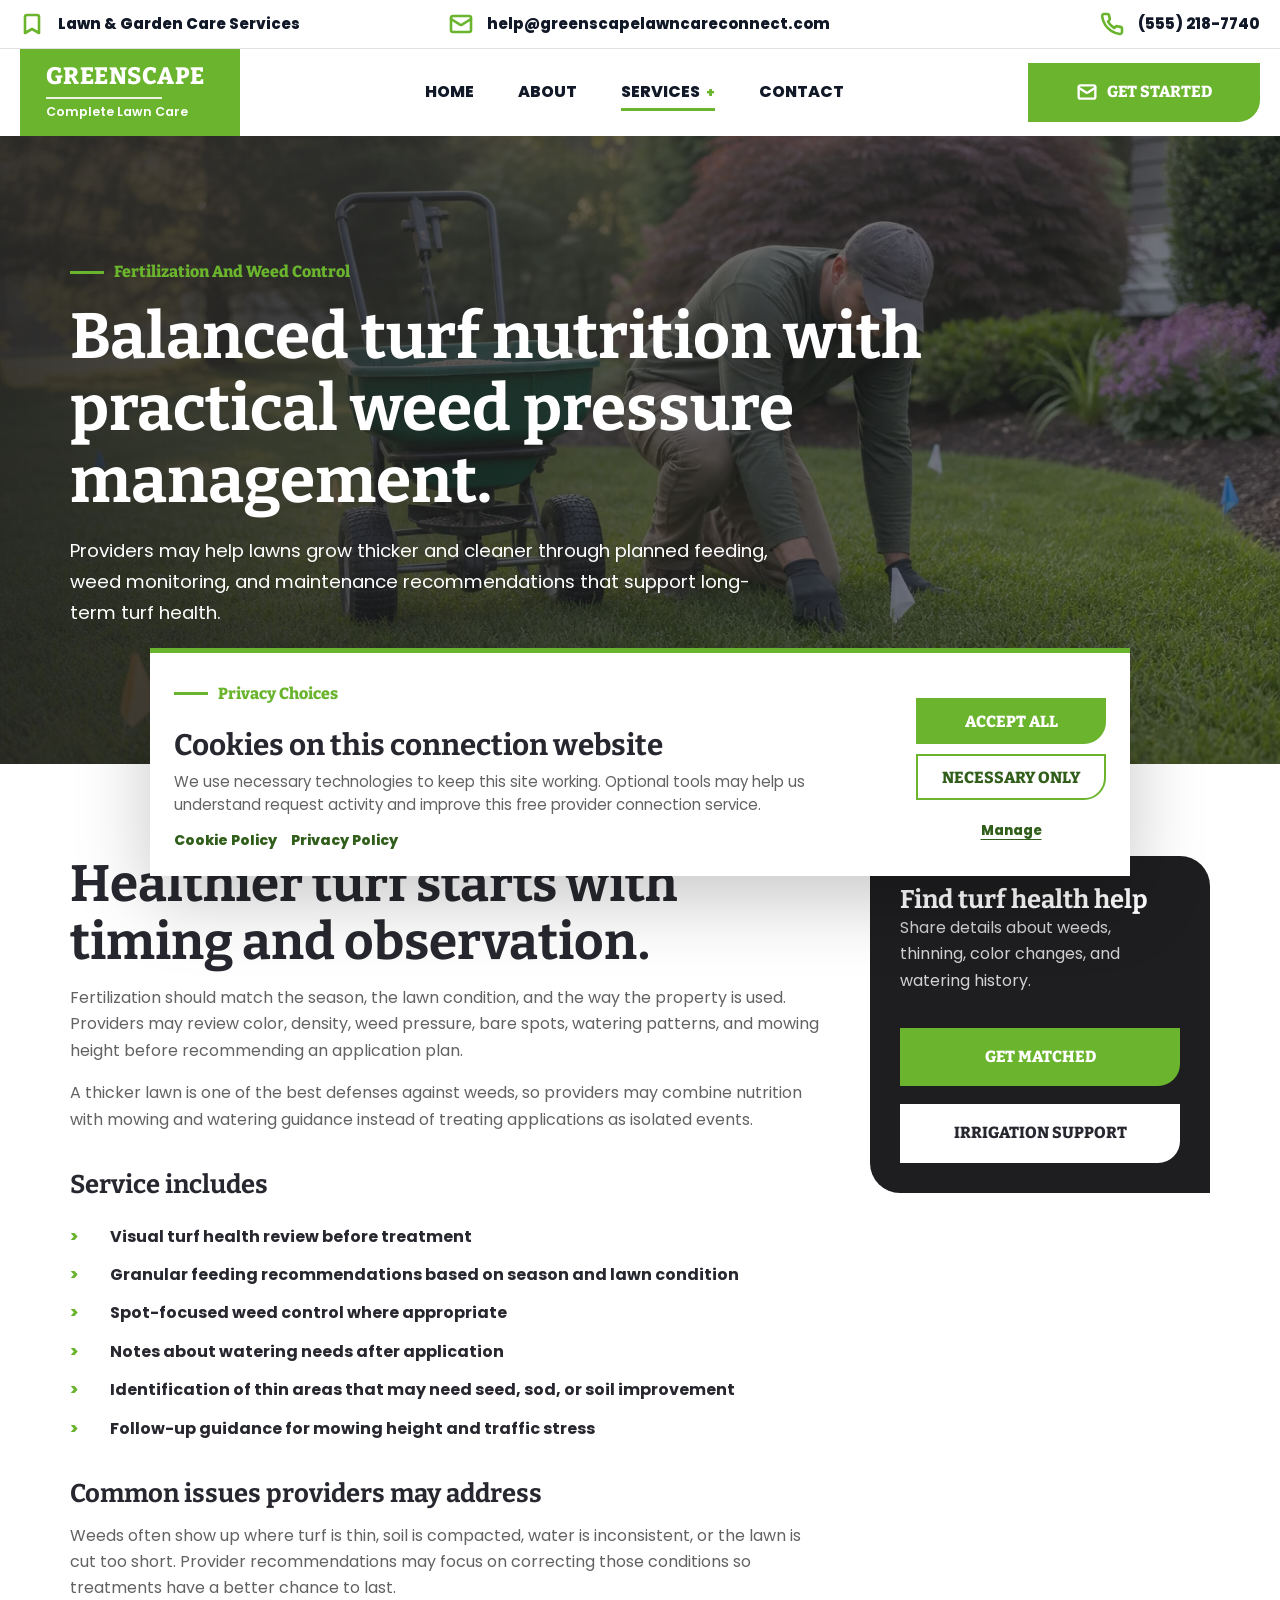
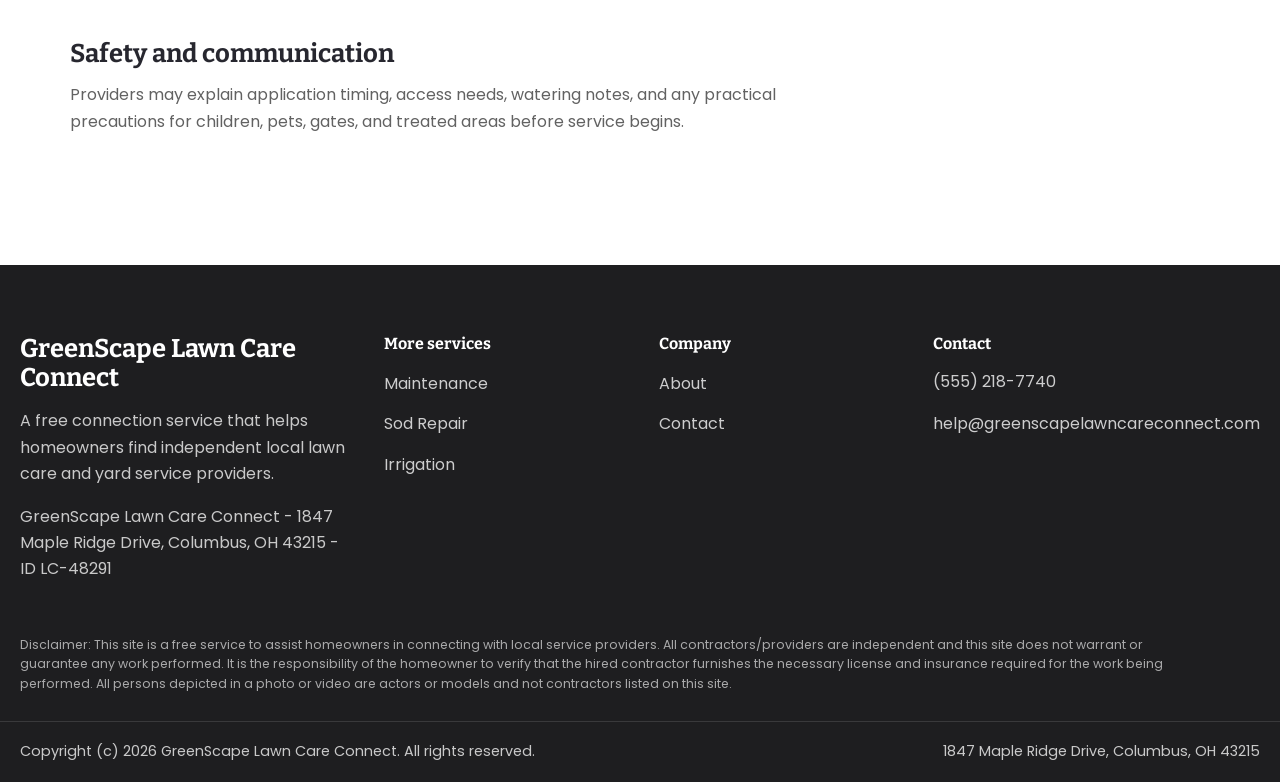
<file: services/fertilization-weed-control.html>
<!DOCTYPE html><html lang="en"><head><meta charset="UTF-8"><meta name="viewport" content="width=device-width, initial-scale=1.0"><title>Fertilization & Weed Control | GreenScape Lawn Care Connect</title><meta name="description" content="Lawn fertilization and weed control support with turf nutrition, monitoring, spot treatment, and health recommendations."><link rel="icon" href="../assets/favicon.svg" type="image/svg+xml"><link rel="preconnect" href="https://fonts.googleapis.com"><link rel="preconnect" href="https://fonts.gstatic.com" crossorigin><link href="https://fonts.googleapis.com/css2?family=Bitter:wght@700;800&family=Poppins:wght@400;600;700;800&display=swap" rel="stylesheet"><link rel="stylesheet" href="../css/styles.css"><script src="../js/site-config.js" defer></script><script src="../js/main.js" defer></script></head><body>  <div class="topbar">
    <div class="topbar-inner">
      <span class="topbar-item"><svg class="header-icon" aria-hidden="true" viewBox="0 0 24 24" fill="none" stroke="currentColor" stroke-linecap="round" stroke-linejoin="round"><path d="M19 21l-7-4-7 4V5a2 2 0 0 1 2-2h10a2 2 0 0 1 2 2z"/></svg><span>Lawn &amp; Garden Care Services</span></span>
      <span class="topbar-item"><svg class="header-icon" aria-hidden="true" viewBox="0 0 24 24" fill="none" stroke="currentColor" stroke-linecap="round" stroke-linejoin="round"><rect width="20" height="16" x="2" y="4" rx="2"/><path d="m22 7-8.97 5.7a2 2 0 0 1-2.06 0L2 7"/></svg><a data-email-href data-email></a></span>
      <span class="topbar-item"><svg class="header-icon" aria-hidden="true" viewBox="0 0 24 24" fill="none" stroke="currentColor" stroke-linecap="round" stroke-linejoin="round"><path d="M22 16.92v3a2 2 0 0 1-2.18 2 19.79 19.79 0 0 1-8.63-3.07 19.5 19.5 0 0 1-6-6A19.79 19.79 0 0 1 2.12 4.2 2 2 0 0 1 4.11 2h3a2 2 0 0 1 2 1.72c.12.9.33 1.77.62 2.6a2 2 0 0 1-.45 2.11L8 9.71a16 16 0 0 0 6.29 6.29l1.28-1.28a2 2 0 0 1 2.11-.45c.83.29 1.7.5 2.6.62A2 2 0 0 1 22 16.92z"/></svg><a data-phone-href data-phone></a></span>
    </div>
  </div>
  <header class="site-header">
    <div class="nav-inner">
      <a class="brand" href="../index.html" aria-label="Home"><span class="brand-name" data-brand></span><span class="brand-line" aria-hidden="true"></span><span class="brand-subtitle">Complete Lawn Care</span></a>
      <button class="menu-toggle" type="button" aria-label="Toggle navigation" aria-expanded="false">Menu</button>
      <nav class="site-nav" aria-label="Primary navigation">
        <a href="../index.html">Home</a>
        <a href="../about.html">About</a>
        <div class="nav-dropdown">
          <a class="nav-drop-trigger active" href="../services.html">Services <span aria-hidden="true">+</span></a>
          <div class="nav-dropdown-menu">
            <a href="../services.html">All Services</a>
            <a href="lawn-maintenance.html">Lawn Maintenance</a>
            <a href="fertilization-weed-control.html">Fertilization & Weed Control</a>
            <a href="seasonal-cleanups.html">Seasonal Cleanups</a>
            <a href="sod-repair.html">Sod Repair & Lawn Recovery</a>
            <a href="landscape-installation.html">Landscape Installation</a>
            <a href="tree-shrub-care.html">Tree & Shrub Care</a>
            <a href="irrigation-support.html">Irrigation Support</a>
          </div>
        </div>
        <a href="../contact.html">Contact</a>
      </nav>
      <a class="btn nav-cta anim-push" href="../contact.html"><svg class="header-icon" aria-hidden="true" viewBox="0 0 24 24" fill="none" stroke="currentColor" stroke-linecap="round" stroke-linejoin="round"><rect width="20" height="16" x="2" y="4" rx="2"/><path d="m22 7-8.97 5.7a2 2 0 0 1-2.06 0L2 7"/></svg>Get Started</a>
    </div>
  </header><main><section class="page-hero" style="--page-image:url('../assets/images/service-fertilization.webp')"><div class="section-inner" data-reveal="down"><span class="eyebrow">Fertilization and weed control</span><h1>Balanced turf nutrition with practical weed pressure management.</h1><p>Providers may help lawns grow thicker and cleaner through planned feeding, weed monitoring, and maintenance recommendations that support long-term turf health.</p></div></section><section class="section"><div class="section-inner service-layout"><article><div class="content-block" data-reveal><h2>Healthier turf starts with timing and observation.</h2><p>Fertilization should match the season, the lawn condition, and the way the property is used. Providers may review color, density, weed pressure, bare spots, watering patterns, and mowing height before recommending an application plan.</p><p>A thicker lawn is one of the best defenses against weeds, so providers may combine nutrition with mowing and watering guidance instead of treating applications as isolated events.</p></div><div class="content-block" data-reveal><h3>Service includes</h3><ul class="detail-list"><li>Visual turf health review before treatment</li><li>Granular feeding recommendations based on season and lawn condition</li><li>Spot-focused weed control where appropriate</li><li>Notes about watering needs after application</li><li>Identification of thin areas that may need seed, sod, or soil improvement</li><li>Follow-up guidance for mowing height and traffic stress</li></ul></div><div class="content-block" data-reveal><h3>Common issues providers may address</h3><p>Weeds often show up where turf is thin, soil is compacted, water is inconsistent, or the lawn is cut too short. Provider recommendations may focus on correcting those conditions so treatments have a better chance to last.</p></div><div class="content-block" data-reveal><h3>Safety and communication</h3><p>Providers may explain application timing, access needs, watering notes, and any practical precautions for children, pets, gates, and treated areas before service begins.</p></div></article><aside class="sidebar-card" data-reveal="down"><h3>Find turf health help</h3><p>Share details about weeds, thinning, color changes, and watering history.</p><a class="btn" href="../contact.html">Get Matched</a><a class="btn btn-dark" href="irrigation-support.html">Irrigation Support</a></aside></div></section></main><footer class="site-footer"><div class="footer-inner"><div><h3 data-company></h3><p data-footer-text></p><p data-company-line></p></div><div><h4>More services</h4><nav class="footer-links"><a href="lawn-maintenance.html">Maintenance</a><a href="sod-repair.html">Sod Repair</a><a href="irrigation-support.html">Irrigation</a></nav></div><div><h4>Company</h4><nav class="footer-links"><a href="../about.html">About</a><a href="../contact.html">Contact</a></nav></div><div><h4>Contact</h4><p><a data-phone-href data-phone></a></p><p><a data-email-href data-email></a></p></div></div><div class="footer-disclaimer"><p data-disclaimer>Disclaimer: This site is a free service to assist homeowners in connecting with local service providers. All contractors/providers are independent and this site does not warrant or guarantee any work performed. It is the responsibility of the homeowner to verify that the hired contractor furnishes the necessary license and insurance required for the work being performed. All persons depicted in a photo or video are actors or models and not contractors listed on this site.</p></div><div class="footer-bottom"><div class="footer-inner"><span data-copyright></span><span data-address></span></div></div></footer></body></html>
</file>
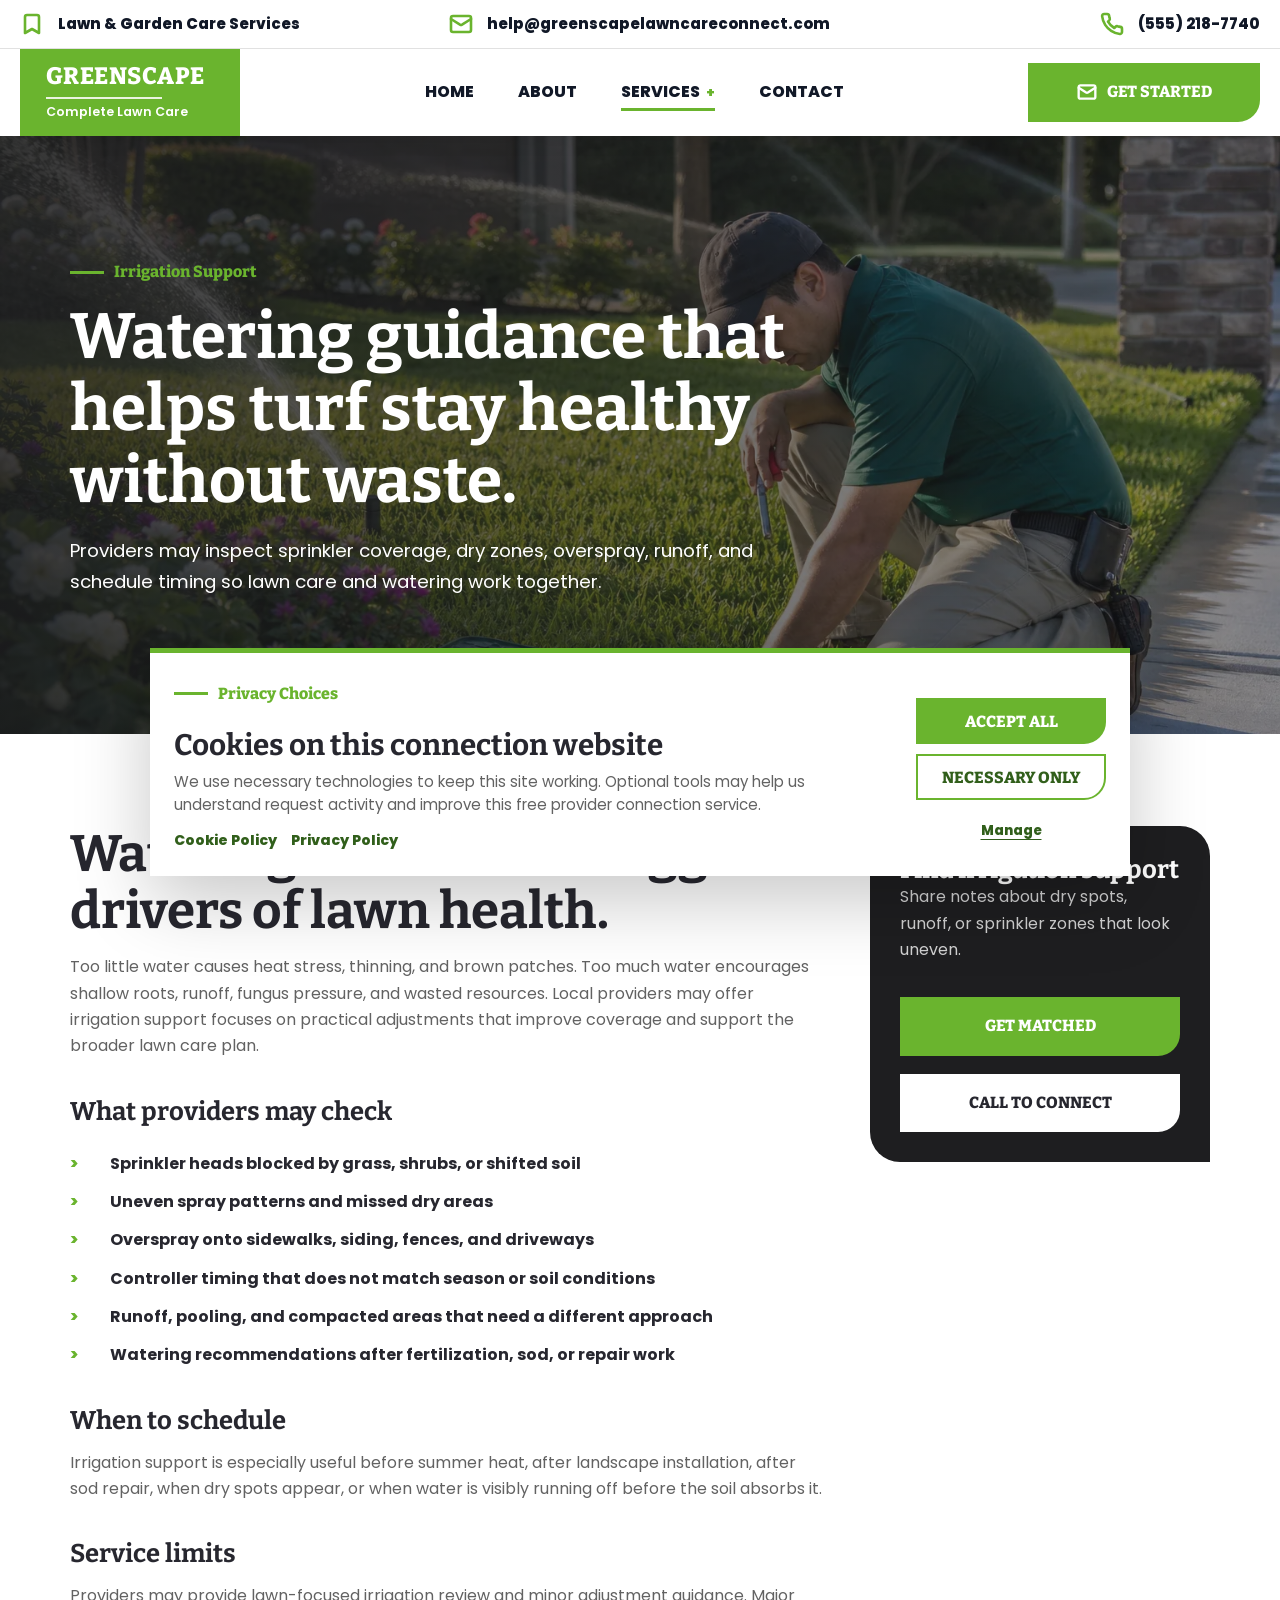
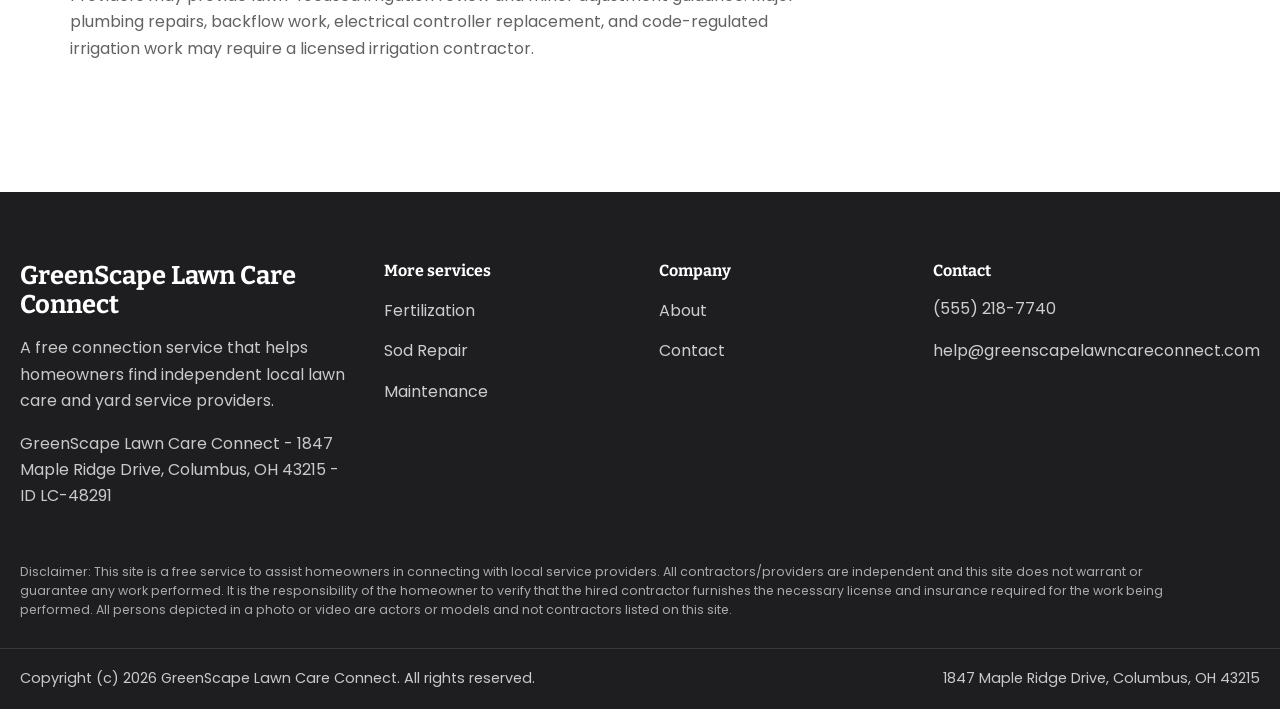
<file: services/irrigation-support.html>
<!DOCTYPE html><html lang="en"><head><meta charset="UTF-8"><meta name="viewport" content="width=device-width, initial-scale=1.0"><title>Irrigation Support Service | GreenScape Lawn Care Connect</title><meta name="description" content="Irrigation support for sprinkler coverage checks, seasonal watering adjustments, dry spots, runoff, and lawn health."><link rel="icon" href="../assets/favicon.svg" type="image/svg+xml"><link rel="preconnect" href="https://fonts.googleapis.com"><link rel="preconnect" href="https://fonts.gstatic.com" crossorigin><link href="https://fonts.googleapis.com/css2?family=Bitter:wght@700;800&family=Poppins:wght@400;600;700;800&display=swap" rel="stylesheet"><link rel="stylesheet" href="../css/styles.css"><script src="../js/site-config.js" defer></script><script src="../js/main.js" defer></script></head><body>  <div class="topbar">
    <div class="topbar-inner">
      <span class="topbar-item"><svg class="header-icon" aria-hidden="true" viewBox="0 0 24 24" fill="none" stroke="currentColor" stroke-linecap="round" stroke-linejoin="round"><path d="M19 21l-7-4-7 4V5a2 2 0 0 1 2-2h10a2 2 0 0 1 2 2z"/></svg><span>Lawn &amp; Garden Care Services</span></span>
      <span class="topbar-item"><svg class="header-icon" aria-hidden="true" viewBox="0 0 24 24" fill="none" stroke="currentColor" stroke-linecap="round" stroke-linejoin="round"><rect width="20" height="16" x="2" y="4" rx="2"/><path d="m22 7-8.97 5.7a2 2 0 0 1-2.06 0L2 7"/></svg><a data-email-href data-email></a></span>
      <span class="topbar-item"><svg class="header-icon" aria-hidden="true" viewBox="0 0 24 24" fill="none" stroke="currentColor" stroke-linecap="round" stroke-linejoin="round"><path d="M22 16.92v3a2 2 0 0 1-2.18 2 19.79 19.79 0 0 1-8.63-3.07 19.5 19.5 0 0 1-6-6A19.79 19.79 0 0 1 2.12 4.2 2 2 0 0 1 4.11 2h3a2 2 0 0 1 2 1.72c.12.9.33 1.77.62 2.6a2 2 0 0 1-.45 2.11L8 9.71a16 16 0 0 0 6.29 6.29l1.28-1.28a2 2 0 0 1 2.11-.45c.83.29 1.7.5 2.6.62A2 2 0 0 1 22 16.92z"/></svg><a data-phone-href data-phone></a></span>
    </div>
  </div>
  <header class="site-header">
    <div class="nav-inner">
      <a class="brand" href="../index.html" aria-label="Home"><span class="brand-name" data-brand></span><span class="brand-line" aria-hidden="true"></span><span class="brand-subtitle">Complete Lawn Care</span></a>
      <button class="menu-toggle" type="button" aria-label="Toggle navigation" aria-expanded="false">Menu</button>
      <nav class="site-nav" aria-label="Primary navigation">
        <a href="../index.html">Home</a>
        <a href="../about.html">About</a>
        <div class="nav-dropdown">
          <a class="nav-drop-trigger active" href="../services.html">Services <span aria-hidden="true">+</span></a>
          <div class="nav-dropdown-menu">
            <a href="../services.html">All Services</a>
            <a href="lawn-maintenance.html">Lawn Maintenance</a>
            <a href="fertilization-weed-control.html">Fertilization & Weed Control</a>
            <a href="seasonal-cleanups.html">Seasonal Cleanups</a>
            <a href="sod-repair.html">Sod Repair & Lawn Recovery</a>
            <a href="landscape-installation.html">Landscape Installation</a>
            <a href="tree-shrub-care.html">Tree & Shrub Care</a>
            <a href="irrigation-support.html">Irrigation Support</a>
          </div>
        </div>
        <a href="../contact.html">Contact</a>
      </nav>
      <a class="btn nav-cta anim-push" href="../contact.html"><svg class="header-icon" aria-hidden="true" viewBox="0 0 24 24" fill="none" stroke="currentColor" stroke-linecap="round" stroke-linejoin="round"><rect width="20" height="16" x="2" y="4" rx="2"/><path d="m22 7-8.97 5.7a2 2 0 0 1-2.06 0L2 7"/></svg>Get Started</a>
    </div>
  </header><main><section class="page-hero" style="--page-image:url('../assets/images/service-irrigation.webp')"><div class="section-inner" data-reveal="down"><span class="eyebrow">Irrigation support</span><h1>Watering guidance that helps turf stay healthy without waste.</h1><p>Providers may inspect sprinkler coverage, dry zones, overspray, runoff, and schedule timing so lawn care and watering work together.</p></div></section><section class="section"><div class="section-inner service-layout"><article><div class="content-block" data-reveal><h2>Watering is one of the biggest drivers of lawn health.</h2><p>Too little water causes heat stress, thinning, and brown patches. Too much water encourages shallow roots, runoff, fungus pressure, and wasted resources. Local providers may offer irrigation support focuses on practical adjustments that improve coverage and support the broader lawn care plan.</p></div><div class="content-block" data-reveal><h3>What providers may check</h3><ul class="detail-list"><li>Sprinkler heads blocked by grass, shrubs, or shifted soil</li><li>Uneven spray patterns and missed dry areas</li><li>Overspray onto sidewalks, siding, fences, and driveways</li><li>Controller timing that does not match season or soil conditions</li><li>Runoff, pooling, and compacted areas that need a different approach</li><li>Watering recommendations after fertilization, sod, or repair work</li></ul></div><div class="content-block" data-reveal><h3>When to schedule</h3><p>Irrigation support is especially useful before summer heat, after landscape installation, after sod repair, when dry spots appear, or when water is visibly running off before the soil absorbs it.</p></div><div class="content-block" data-reveal><h3>Service limits</h3><p>Providers may provide lawn-focused irrigation review and minor adjustment guidance. Major plumbing repairs, backflow work, electrical controller replacement, and code-regulated irrigation work may require a licensed irrigation contractor.</p></div></article><aside class="sidebar-card" data-reveal="down"><h3>Find irrigation support</h3><p>Share notes about dry spots, runoff, or sprinkler zones that look uneven.</p><a class="btn" href="../contact.html">Get Matched</a><a class="btn btn-dark" data-phone-href href="#">Call to Connect</a></aside></div></section></main><footer class="site-footer"><div class="footer-inner"><div><h3 data-company></h3><p data-footer-text></p><p data-company-line></p></div><div><h4>More services</h4><nav class="footer-links"><a href="fertilization-weed-control.html">Fertilization</a><a href="sod-repair.html">Sod Repair</a><a href="lawn-maintenance.html">Maintenance</a></nav></div><div><h4>Company</h4><nav class="footer-links"><a href="../about.html">About</a><a href="../contact.html">Contact</a></nav></div><div><h4>Contact</h4><p><a data-phone-href data-phone></a></p><p><a data-email-href data-email></a></p></div></div><div class="footer-disclaimer"><p data-disclaimer>Disclaimer: This site is a free service to assist homeowners in connecting with local service providers. All contractors/providers are independent and this site does not warrant or guarantee any work performed. It is the responsibility of the homeowner to verify that the hired contractor furnishes the necessary license and insurance required for the work being performed. All persons depicted in a photo or video are actors or models and not contractors listed on this site.</p></div><div class="footer-bottom"><div class="footer-inner"><span data-copyright></span><span data-address></span></div></div></footer></body></html>
</file>
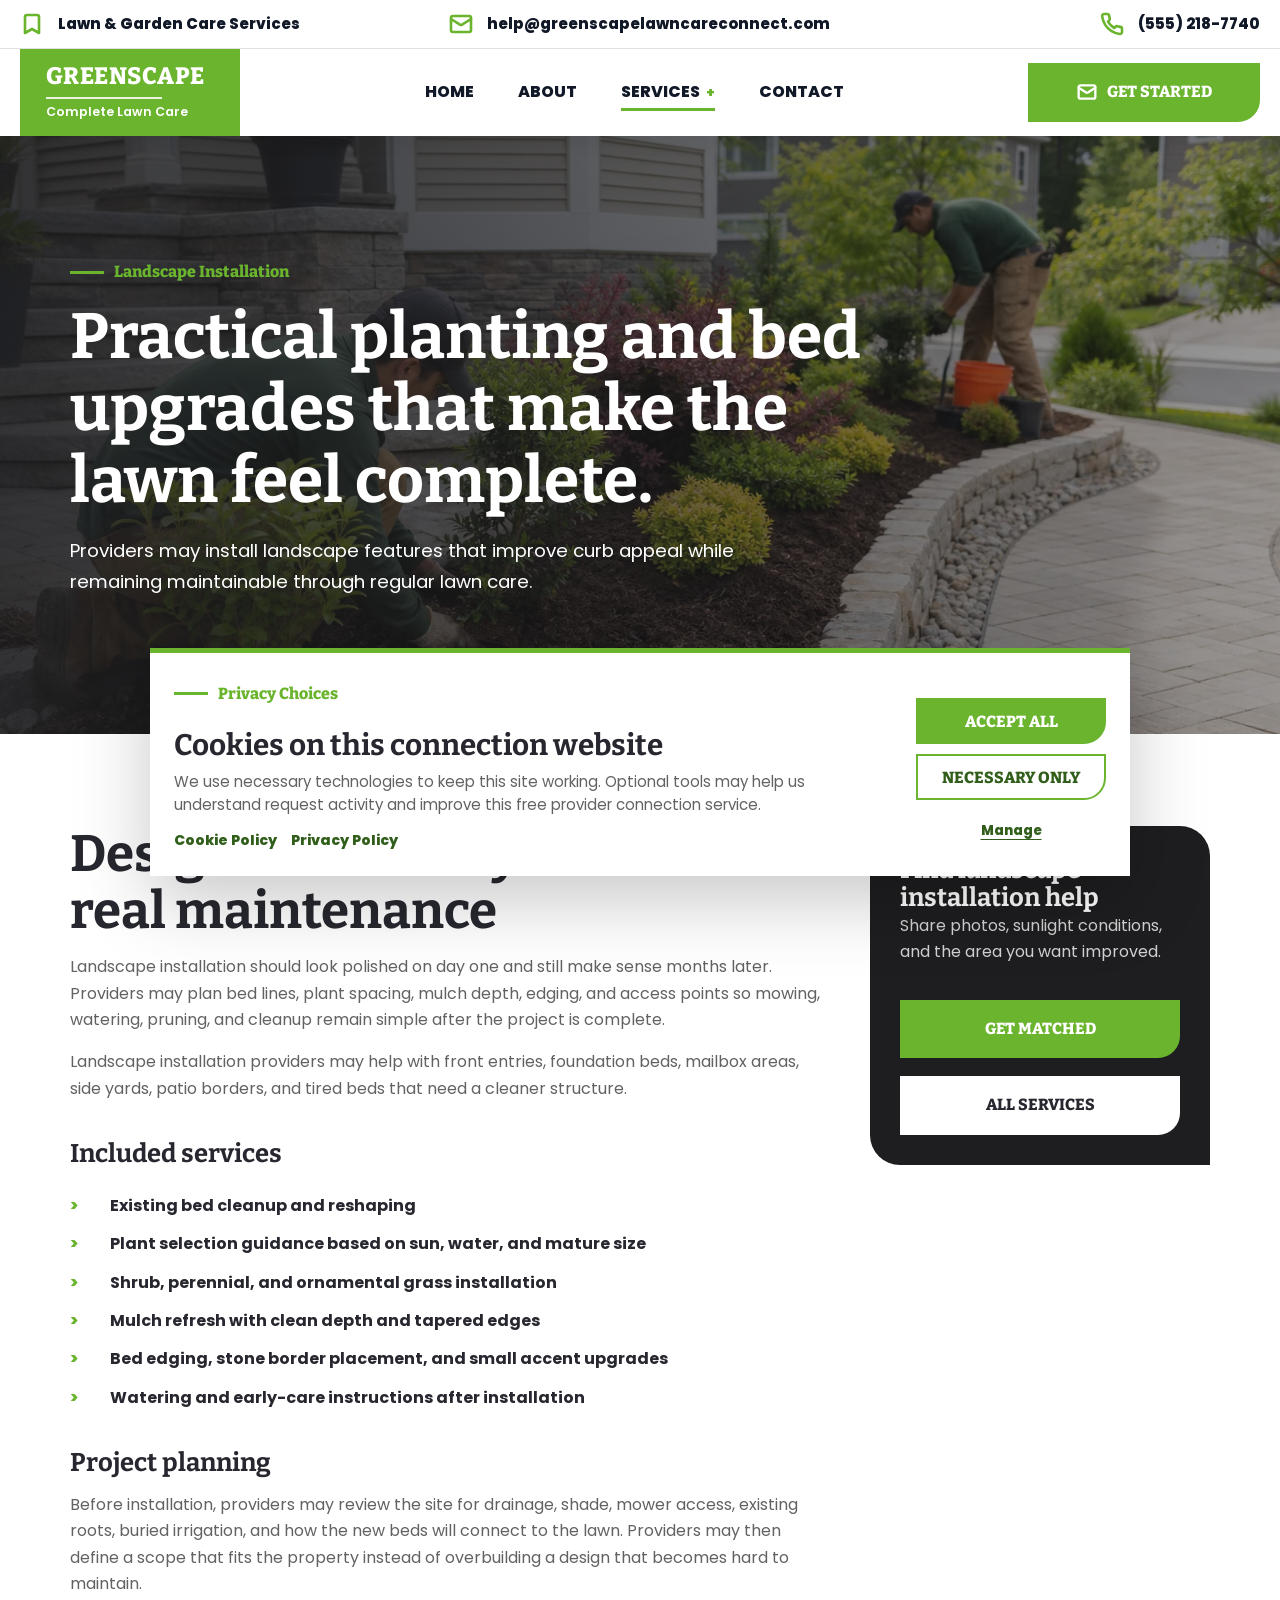
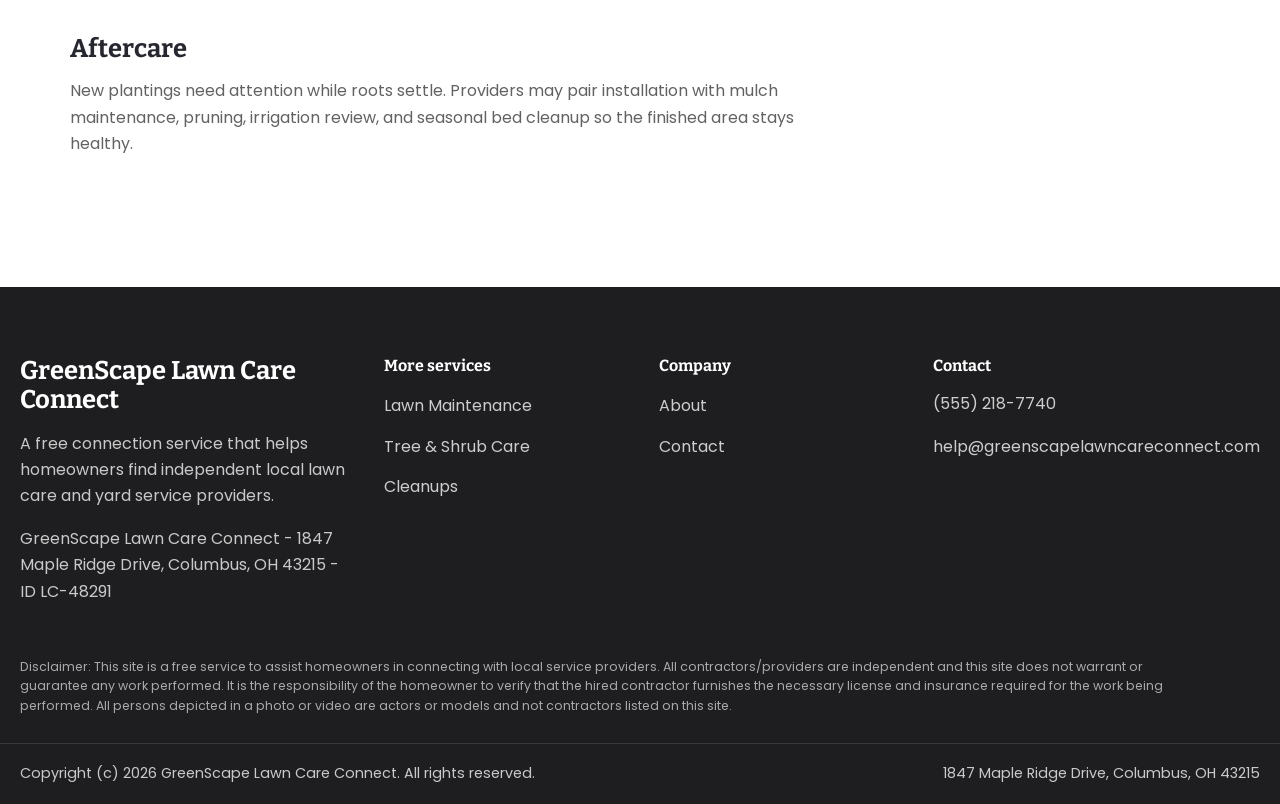
<file: services/landscape-installation.html>
<!DOCTYPE html><html lang="en"><head><meta charset="UTF-8"><meta name="viewport" content="width=device-width, initial-scale=1.0"><title>Landscape Installation Service | GreenScape Lawn Care Connect</title><meta name="description" content="Landscape installation services for planting, mulch, bed shaping, edging, stone accents, and practical curb appeal improvements."><link rel="icon" href="../assets/favicon.svg" type="image/svg+xml"><link rel="preconnect" href="https://fonts.googleapis.com"><link rel="preconnect" href="https://fonts.gstatic.com" crossorigin><link href="https://fonts.googleapis.com/css2?family=Bitter:wght@700;800&family=Poppins:wght@400;600;700;800&display=swap" rel="stylesheet"><link rel="stylesheet" href="../css/styles.css"><script src="../js/site-config.js" defer></script><script src="../js/main.js" defer></script></head><body>  <div class="topbar">
    <div class="topbar-inner">
      <span class="topbar-item"><svg class="header-icon" aria-hidden="true" viewBox="0 0 24 24" fill="none" stroke="currentColor" stroke-linecap="round" stroke-linejoin="round"><path d="M19 21l-7-4-7 4V5a2 2 0 0 1 2-2h10a2 2 0 0 1 2 2z"/></svg><span>Lawn &amp; Garden Care Services</span></span>
      <span class="topbar-item"><svg class="header-icon" aria-hidden="true" viewBox="0 0 24 24" fill="none" stroke="currentColor" stroke-linecap="round" stroke-linejoin="round"><rect width="20" height="16" x="2" y="4" rx="2"/><path d="m22 7-8.97 5.7a2 2 0 0 1-2.06 0L2 7"/></svg><a data-email-href data-email></a></span>
      <span class="topbar-item"><svg class="header-icon" aria-hidden="true" viewBox="0 0 24 24" fill="none" stroke="currentColor" stroke-linecap="round" stroke-linejoin="round"><path d="M22 16.92v3a2 2 0 0 1-2.18 2 19.79 19.79 0 0 1-8.63-3.07 19.5 19.5 0 0 1-6-6A19.79 19.79 0 0 1 2.12 4.2 2 2 0 0 1 4.11 2h3a2 2 0 0 1 2 1.72c.12.9.33 1.77.62 2.6a2 2 0 0 1-.45 2.11L8 9.71a16 16 0 0 0 6.29 6.29l1.28-1.28a2 2 0 0 1 2.11-.45c.83.29 1.7.5 2.6.62A2 2 0 0 1 22 16.92z"/></svg><a data-phone-href data-phone></a></span>
    </div>
  </div>
  <header class="site-header">
    <div class="nav-inner">
      <a class="brand" href="../index.html" aria-label="Home"><span class="brand-name" data-brand></span><span class="brand-line" aria-hidden="true"></span><span class="brand-subtitle">Complete Lawn Care</span></a>
      <button class="menu-toggle" type="button" aria-label="Toggle navigation" aria-expanded="false">Menu</button>
      <nav class="site-nav" aria-label="Primary navigation">
        <a href="../index.html">Home</a>
        <a href="../about.html">About</a>
        <div class="nav-dropdown">
          <a class="nav-drop-trigger active" href="../services.html">Services <span aria-hidden="true">+</span></a>
          <div class="nav-dropdown-menu">
            <a href="../services.html">All Services</a>
            <a href="lawn-maintenance.html">Lawn Maintenance</a>
            <a href="fertilization-weed-control.html">Fertilization & Weed Control</a>
            <a href="seasonal-cleanups.html">Seasonal Cleanups</a>
            <a href="sod-repair.html">Sod Repair & Lawn Recovery</a>
            <a href="landscape-installation.html">Landscape Installation</a>
            <a href="tree-shrub-care.html">Tree & Shrub Care</a>
            <a href="irrigation-support.html">Irrigation Support</a>
          </div>
        </div>
        <a href="../contact.html">Contact</a>
      </nav>
      <a class="btn nav-cta anim-push" href="../contact.html"><svg class="header-icon" aria-hidden="true" viewBox="0 0 24 24" fill="none" stroke="currentColor" stroke-linecap="round" stroke-linejoin="round"><rect width="20" height="16" x="2" y="4" rx="2"/><path d="m22 7-8.97 5.7a2 2 0 0 1-2.06 0L2 7"/></svg>Get Started</a>
    </div>
  </header><main><section class="page-hero" style="--page-image:url('../assets/images/service-landscape-installation.webp')"><div class="section-inner" data-reveal="down"><span class="eyebrow">Landscape installation</span><h1>Practical planting and bed upgrades that make the lawn feel complete.</h1><p>Providers may install landscape features that improve curb appeal while remaining maintainable through regular lawn care.</p></div></section><section class="section"><div class="section-inner service-layout"><article><div class="content-block" data-reveal><h2>Designed for real yards and real maintenance</h2><p>Landscape installation should look polished on day one and still make sense months later. Providers may plan bed lines, plant spacing, mulch depth, edging, and access points so mowing, watering, pruning, and cleanup remain simple after the project is complete.</p><p>Landscape installation providers may help with front entries, foundation beds, mailbox areas, side yards, patio borders, and tired beds that need a cleaner structure.</p></div><div class="content-block" data-reveal><h3>Included services</h3><ul class="detail-list"><li>Existing bed cleanup and reshaping</li><li>Plant selection guidance based on sun, water, and mature size</li><li>Shrub, perennial, and ornamental grass installation</li><li>Mulch refresh with clean depth and tapered edges</li><li>Bed edging, stone border placement, and small accent upgrades</li><li>Watering and early-care instructions after installation</li></ul></div><div class="content-block" data-reveal><h3>Project planning</h3><p>Before installation, providers may review the site for drainage, shade, mower access, existing roots, buried irrigation, and how the new beds will connect to the lawn. Providers may then define a scope that fits the property instead of overbuilding a design that becomes hard to maintain.</p></div><div class="content-block" data-reveal><h3>Aftercare</h3><p>New plantings need attention while roots settle. Providers may pair installation with mulch maintenance, pruning, irrigation review, and seasonal bed cleanup so the finished area stays healthy.</p></div></article><aside class="sidebar-card" data-reveal="down"><h3>Find landscape installation help</h3><p>Share photos, sunlight conditions, and the area you want improved.</p><a class="btn" href="../contact.html">Get Matched</a><a class="btn btn-dark" href="../services.html">All Services</a></aside></div></section></main><footer class="site-footer"><div class="footer-inner"><div><h3 data-company></h3><p data-footer-text></p><p data-company-line></p></div><div><h4>More services</h4><nav class="footer-links"><a href="lawn-maintenance.html">Lawn Maintenance</a><a href="tree-shrub-care.html">Tree & Shrub Care</a><a href="seasonal-cleanups.html">Cleanups</a></nav></div><div><h4>Company</h4><nav class="footer-links"><a href="../about.html">About</a><a href="../contact.html">Contact</a></nav></div><div><h4>Contact</h4><p><a data-phone-href data-phone></a></p><p><a data-email-href data-email></a></p></div></div><div class="footer-disclaimer"><p data-disclaimer>Disclaimer: This site is a free service to assist homeowners in connecting with local service providers. All contractors/providers are independent and this site does not warrant or guarantee any work performed. It is the responsibility of the homeowner to verify that the hired contractor furnishes the necessary license and insurance required for the work being performed. All persons depicted in a photo or video are actors or models and not contractors listed on this site.</p></div><div class="footer-bottom"><div class="footer-inner"><span data-copyright></span><span data-address></span></div></div></footer></body></html>
</file>
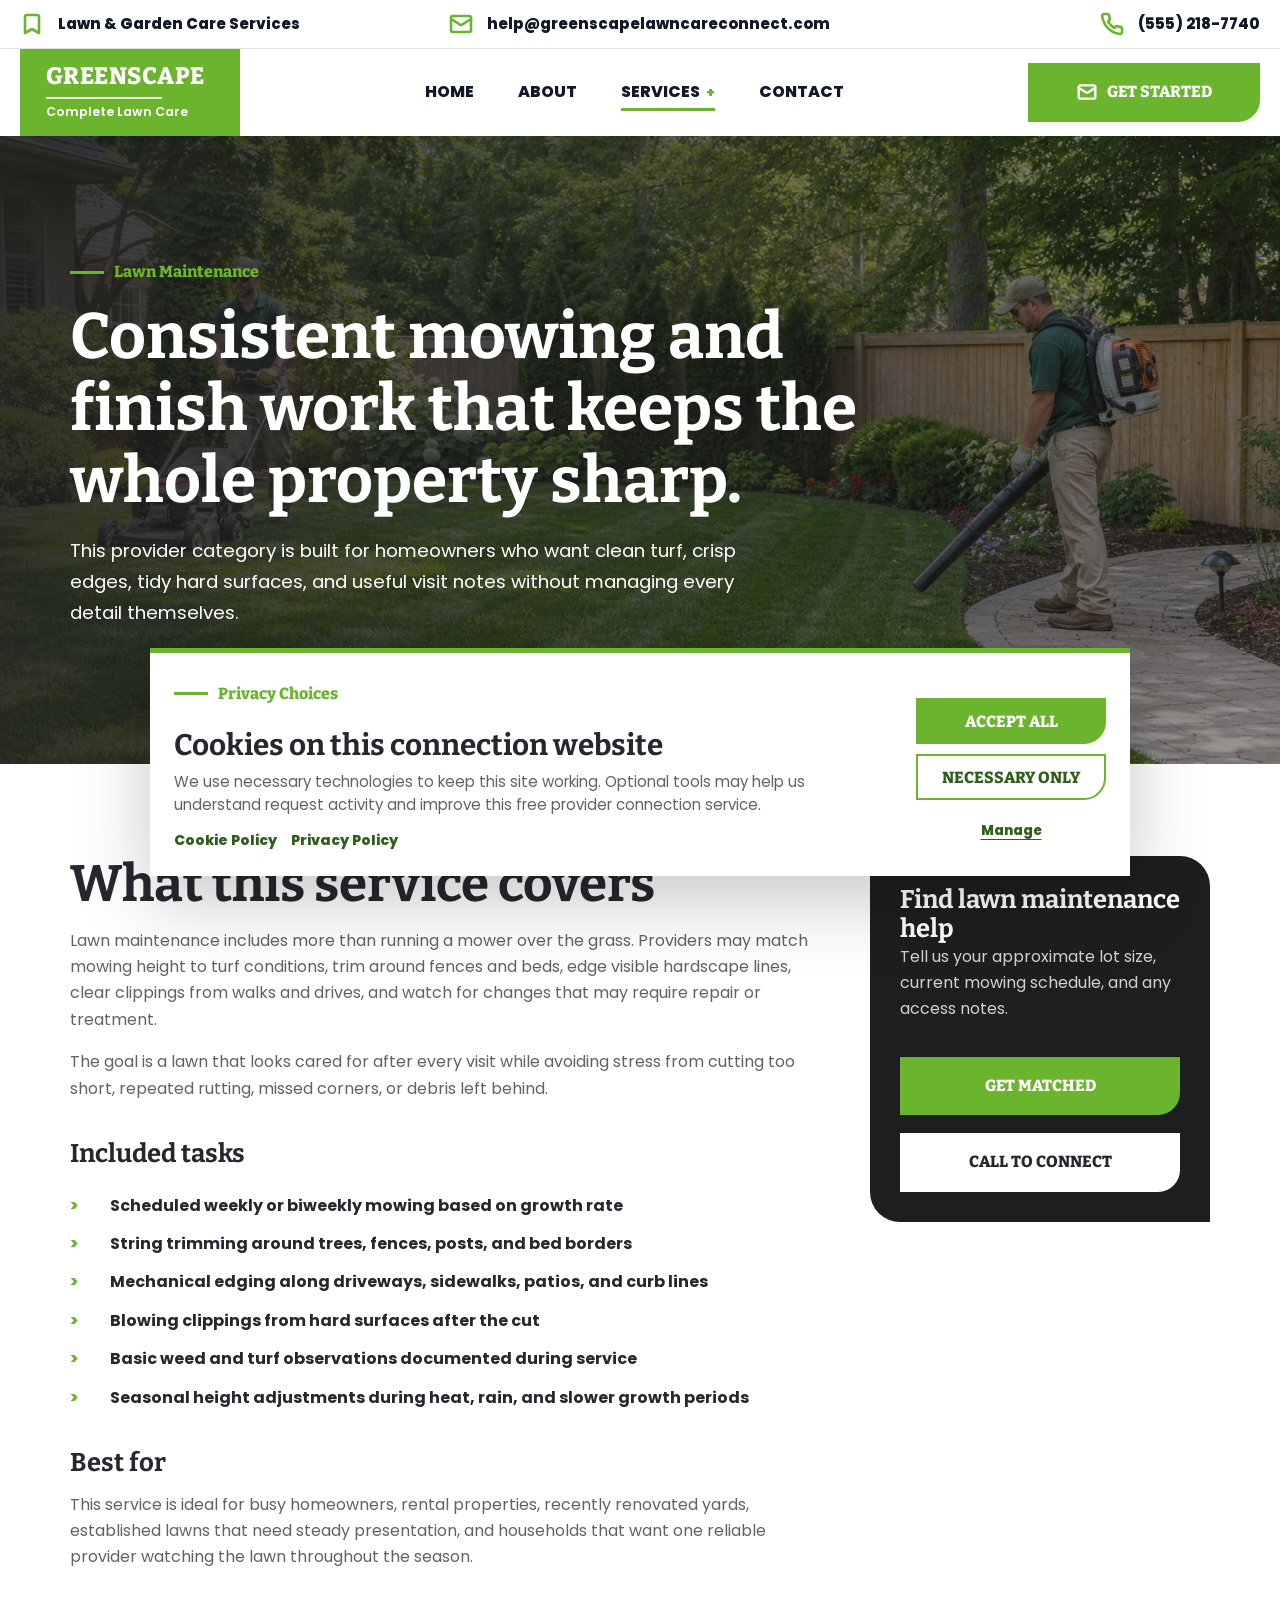
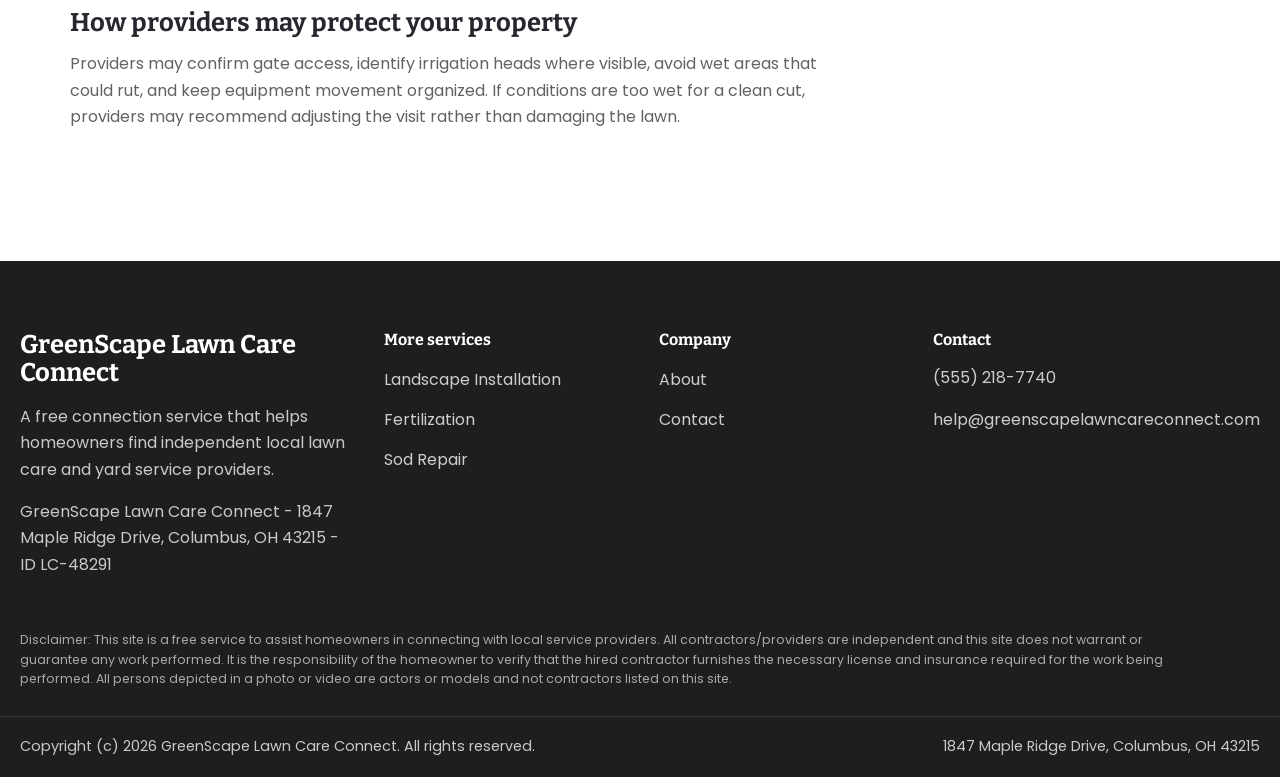
<file: services/lawn-maintenance.html>
<!DOCTYPE html><html lang="en"><head><meta charset="UTF-8"><meta name="viewport" content="width=device-width, initial-scale=1.0"><title>Lawn Maintenance Service | GreenScape Lawn Care Connect</title><meta name="description" content="Recurring lawn maintenance with mowing, trimming, edging, blowing, lawn notes, and seasonal recommendations."><link rel="icon" href="../assets/favicon.svg" type="image/svg+xml"><link rel="preconnect" href="https://fonts.googleapis.com"><link rel="preconnect" href="https://fonts.gstatic.com" crossorigin><link href="https://fonts.googleapis.com/css2?family=Bitter:wght@700;800&family=Poppins:wght@400;600;700;800&display=swap" rel="stylesheet"><link rel="stylesheet" href="../css/styles.css"><script src="../js/site-config.js" defer></script><script src="../js/main.js" defer></script></head><body>  <div class="topbar">
    <div class="topbar-inner">
      <span class="topbar-item"><svg class="header-icon" aria-hidden="true" viewBox="0 0 24 24" fill="none" stroke="currentColor" stroke-linecap="round" stroke-linejoin="round"><path d="M19 21l-7-4-7 4V5a2 2 0 0 1 2-2h10a2 2 0 0 1 2 2z"/></svg><span>Lawn &amp; Garden Care Services</span></span>
      <span class="topbar-item"><svg class="header-icon" aria-hidden="true" viewBox="0 0 24 24" fill="none" stroke="currentColor" stroke-linecap="round" stroke-linejoin="round"><rect width="20" height="16" x="2" y="4" rx="2"/><path d="m22 7-8.97 5.7a2 2 0 0 1-2.06 0L2 7"/></svg><a data-email-href data-email></a></span>
      <span class="topbar-item"><svg class="header-icon" aria-hidden="true" viewBox="0 0 24 24" fill="none" stroke="currentColor" stroke-linecap="round" stroke-linejoin="round"><path d="M22 16.92v3a2 2 0 0 1-2.18 2 19.79 19.79 0 0 1-8.63-3.07 19.5 19.5 0 0 1-6-6A19.79 19.79 0 0 1 2.12 4.2 2 2 0 0 1 4.11 2h3a2 2 0 0 1 2 1.72c.12.9.33 1.77.62 2.6a2 2 0 0 1-.45 2.11L8 9.71a16 16 0 0 0 6.29 6.29l1.28-1.28a2 2 0 0 1 2.11-.45c.83.29 1.7.5 2.6.62A2 2 0 0 1 22 16.92z"/></svg><a data-phone-href data-phone></a></span>
    </div>
  </div>
  <header class="site-header">
    <div class="nav-inner">
      <a class="brand" href="../index.html" aria-label="Home"><span class="brand-name" data-brand></span><span class="brand-line" aria-hidden="true"></span><span class="brand-subtitle">Complete Lawn Care</span></a>
      <button class="menu-toggle" type="button" aria-label="Toggle navigation" aria-expanded="false">Menu</button>
      <nav class="site-nav" aria-label="Primary navigation">
        <a href="../index.html">Home</a>
        <a href="../about.html">About</a>
        <div class="nav-dropdown">
          <a class="nav-drop-trigger active" href="../services.html">Services <span aria-hidden="true">+</span></a>
          <div class="nav-dropdown-menu">
            <a href="../services.html">All Services</a>
            <a href="lawn-maintenance.html">Lawn Maintenance</a>
            <a href="fertilization-weed-control.html">Fertilization & Weed Control</a>
            <a href="seasonal-cleanups.html">Seasonal Cleanups</a>
            <a href="sod-repair.html">Sod Repair & Lawn Recovery</a>
            <a href="landscape-installation.html">Landscape Installation</a>
            <a href="tree-shrub-care.html">Tree & Shrub Care</a>
            <a href="irrigation-support.html">Irrigation Support</a>
          </div>
        </div>
        <a href="../contact.html">Contact</a>
      </nav>
      <a class="btn nav-cta anim-push" href="../contact.html"><svg class="header-icon" aria-hidden="true" viewBox="0 0 24 24" fill="none" stroke="currentColor" stroke-linecap="round" stroke-linejoin="round"><rect width="20" height="16" x="2" y="4" rx="2"/><path d="m22 7-8.97 5.7a2 2 0 0 1-2.06 0L2 7"/></svg>Get Started</a>
    </div>
  </header><main><section class="page-hero" style="--page-image:url('../assets/images/service-lawn-maintenance.webp')"><div class="section-inner" data-reveal="down"><span class="eyebrow">Lawn maintenance</span><h1>Consistent mowing and finish work that keeps the whole property sharp.</h1><p>This provider category is built for homeowners who want clean turf, crisp edges, tidy hard surfaces, and useful visit notes without managing every detail themselves.</p></div></section><section class="section"><div class="section-inner service-layout"><article><div class="content-block" data-reveal><h2>What this service covers</h2><p>Lawn maintenance includes more than running a mower over the grass. Providers may match mowing height to turf conditions, trim around fences and beds, edge visible hardscape lines, clear clippings from walks and drives, and watch for changes that may require repair or treatment.</p><p>The goal is a lawn that looks cared for after every visit while avoiding stress from cutting too short, repeated rutting, missed corners, or debris left behind.</p></div><div class="content-block" data-reveal><h3>Included tasks</h3><ul class="detail-list"><li>Scheduled weekly or biweekly mowing based on growth rate</li><li>String trimming around trees, fences, posts, and bed borders</li><li>Mechanical edging along driveways, sidewalks, patios, and curb lines</li><li>Blowing clippings from hard surfaces after the cut</li><li>Basic weed and turf observations documented during service</li><li>Seasonal height adjustments during heat, rain, and slower growth periods</li></ul></div><div class="content-block" data-reveal><h3>Best for</h3><p>This service is ideal for busy homeowners, rental properties, recently renovated yards, established lawns that need steady presentation, and households that want one reliable provider watching the lawn throughout the season.</p></div><div class="content-block" data-reveal><h3>How providers may protect your property</h3><p>Providers may confirm gate access, identify irrigation heads where visible, avoid wet areas that could rut, and keep equipment movement organized. If conditions are too wet for a clean cut, providers may recommend adjusting the visit rather than damaging the lawn.</p></div></article><aside class="sidebar-card" data-reveal="down"><h3>Find lawn maintenance help</h3><p>Tell us your approximate lot size, current mowing schedule, and any access notes.</p><a class="btn" href="../contact.html">Get Matched</a><a class="btn btn-dark" data-phone-href href="#">Call to Connect</a></aside></div></section></main><footer class="site-footer"><div class="footer-inner"><div><h3 data-company></h3><p data-footer-text></p><p data-company-line></p></div><div><h4>More services</h4><nav class="footer-links"><a href="landscape-installation.html">Landscape Installation</a><a href="fertilization-weed-control.html">Fertilization</a><a href="sod-repair.html">Sod Repair</a></nav></div><div><h4>Company</h4><nav class="footer-links"><a href="../about.html">About</a><a href="../contact.html">Contact</a></nav></div><div><h4>Contact</h4><p><a data-phone-href data-phone></a></p><p><a data-email-href data-email></a></p></div></div><div class="footer-disclaimer"><p data-disclaimer>Disclaimer: This site is a free service to assist homeowners in connecting with local service providers. All contractors/providers are independent and this site does not warrant or guarantee any work performed. It is the responsibility of the homeowner to verify that the hired contractor furnishes the necessary license and insurance required for the work being performed. All persons depicted in a photo or video are actors or models and not contractors listed on this site.</p></div><div class="footer-bottom"><div class="footer-inner"><span data-copyright></span><span data-address></span></div></div></footer></body></html>
</file>
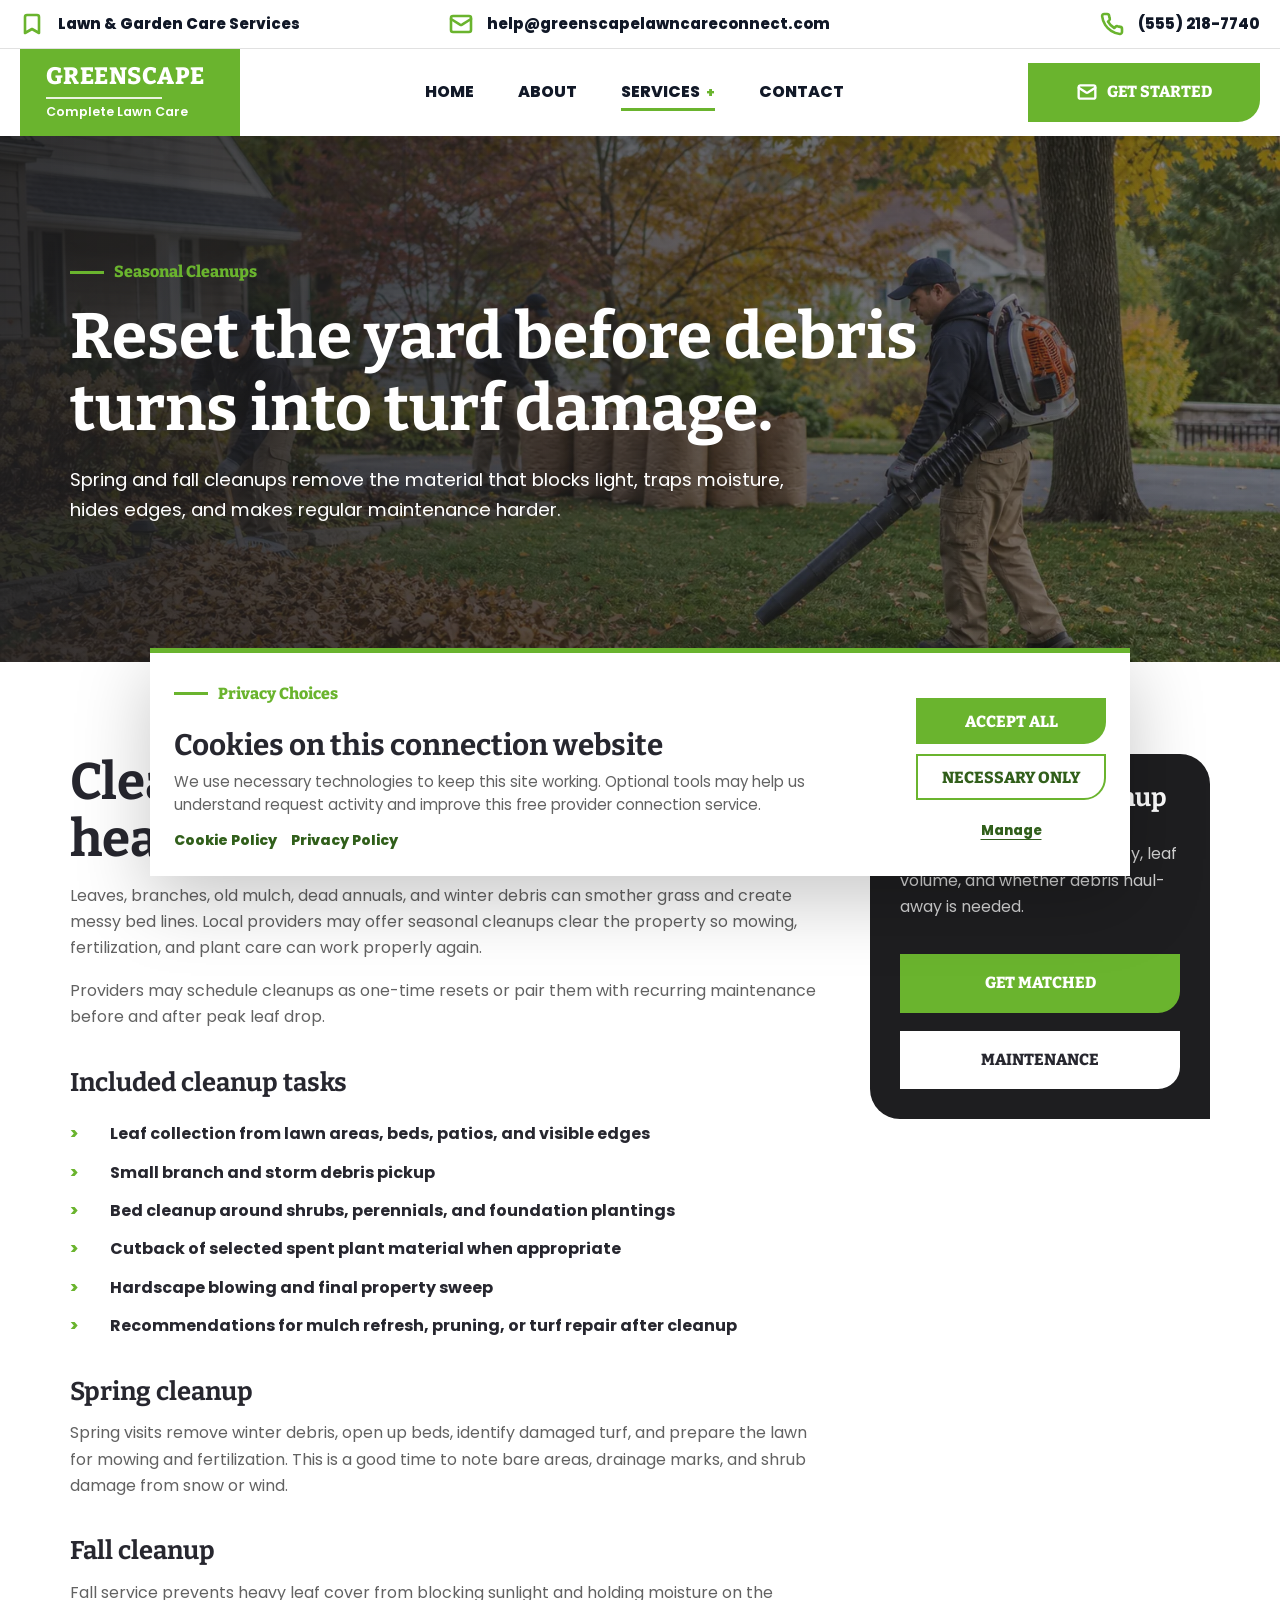
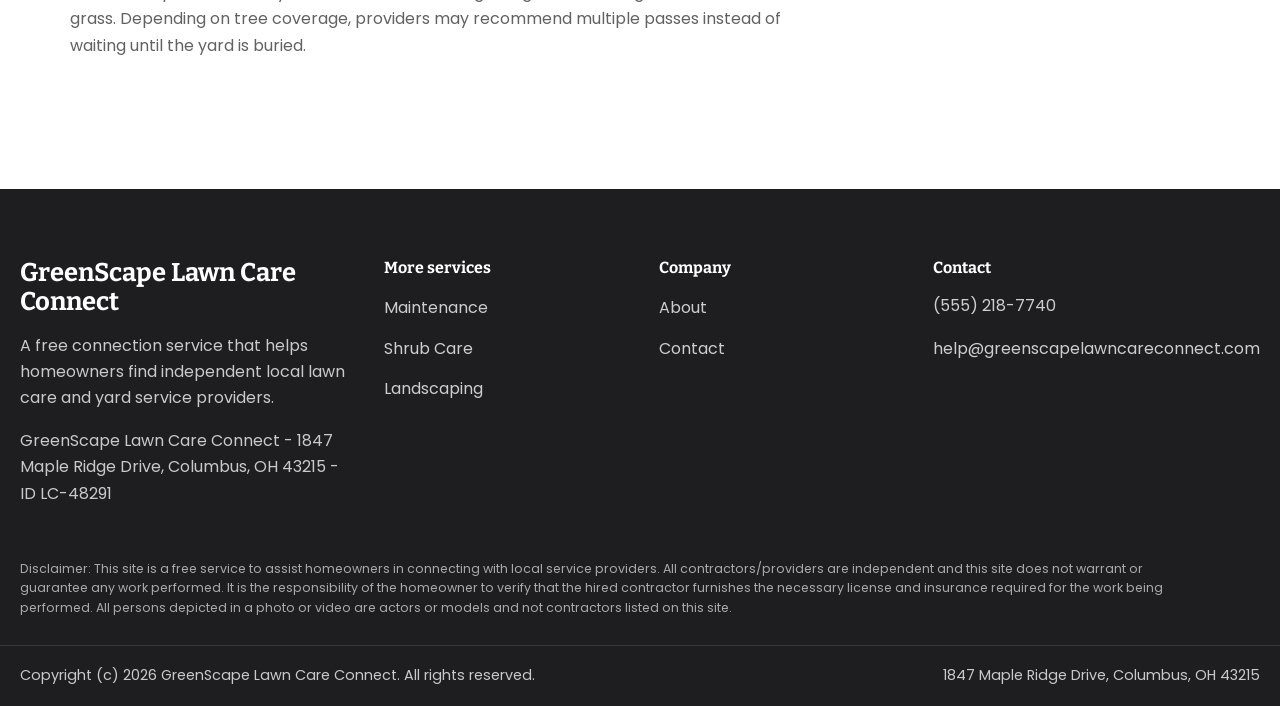
<file: services/seasonal-cleanups.html>
<!DOCTYPE html><html lang="en"><head><meta charset="UTF-8"><meta name="viewport" content="width=device-width, initial-scale=1.0"><title>Seasonal Yard Cleanups | GreenScape Lawn Care Connect</title><meta name="description" content="Spring and fall yard cleanup services including leaves, debris, bed cleanup, branch pickup, and property reset work."><link rel="icon" href="../assets/favicon.svg" type="image/svg+xml"><link rel="preconnect" href="https://fonts.googleapis.com"><link rel="preconnect" href="https://fonts.gstatic.com" crossorigin><link href="https://fonts.googleapis.com/css2?family=Bitter:wght@700;800&family=Poppins:wght@400;600;700;800&display=swap" rel="stylesheet"><link rel="stylesheet" href="../css/styles.css"><script src="../js/site-config.js" defer></script><script src="../js/main.js" defer></script></head><body>  <div class="topbar">
    <div class="topbar-inner">
      <span class="topbar-item"><svg class="header-icon" aria-hidden="true" viewBox="0 0 24 24" fill="none" stroke="currentColor" stroke-linecap="round" stroke-linejoin="round"><path d="M19 21l-7-4-7 4V5a2 2 0 0 1 2-2h10a2 2 0 0 1 2 2z"/></svg><span>Lawn &amp; Garden Care Services</span></span>
      <span class="topbar-item"><svg class="header-icon" aria-hidden="true" viewBox="0 0 24 24" fill="none" stroke="currentColor" stroke-linecap="round" stroke-linejoin="round"><rect width="20" height="16" x="2" y="4" rx="2"/><path d="m22 7-8.97 5.7a2 2 0 0 1-2.06 0L2 7"/></svg><a data-email-href data-email></a></span>
      <span class="topbar-item"><svg class="header-icon" aria-hidden="true" viewBox="0 0 24 24" fill="none" stroke="currentColor" stroke-linecap="round" stroke-linejoin="round"><path d="M22 16.92v3a2 2 0 0 1-2.18 2 19.79 19.79 0 0 1-8.63-3.07 19.5 19.5 0 0 1-6-6A19.79 19.79 0 0 1 2.12 4.2 2 2 0 0 1 4.11 2h3a2 2 0 0 1 2 1.72c.12.9.33 1.77.62 2.6a2 2 0 0 1-.45 2.11L8 9.71a16 16 0 0 0 6.29 6.29l1.28-1.28a2 2 0 0 1 2.11-.45c.83.29 1.7.5 2.6.62A2 2 0 0 1 22 16.92z"/></svg><a data-phone-href data-phone></a></span>
    </div>
  </div>
  <header class="site-header">
    <div class="nav-inner">
      <a class="brand" href="../index.html" aria-label="Home"><span class="brand-name" data-brand></span><span class="brand-line" aria-hidden="true"></span><span class="brand-subtitle">Complete Lawn Care</span></a>
      <button class="menu-toggle" type="button" aria-label="Toggle navigation" aria-expanded="false">Menu</button>
      <nav class="site-nav" aria-label="Primary navigation">
        <a href="../index.html">Home</a>
        <a href="../about.html">About</a>
        <div class="nav-dropdown">
          <a class="nav-drop-trigger active" href="../services.html">Services <span aria-hidden="true">+</span></a>
          <div class="nav-dropdown-menu">
            <a href="../services.html">All Services</a>
            <a href="lawn-maintenance.html">Lawn Maintenance</a>
            <a href="fertilization-weed-control.html">Fertilization & Weed Control</a>
            <a href="seasonal-cleanups.html">Seasonal Cleanups</a>
            <a href="sod-repair.html">Sod Repair & Lawn Recovery</a>
            <a href="landscape-installation.html">Landscape Installation</a>
            <a href="tree-shrub-care.html">Tree & Shrub Care</a>
            <a href="irrigation-support.html">Irrigation Support</a>
          </div>
        </div>
        <a href="../contact.html">Contact</a>
      </nav>
      <a class="btn nav-cta anim-push" href="../contact.html"><svg class="header-icon" aria-hidden="true" viewBox="0 0 24 24" fill="none" stroke="currentColor" stroke-linecap="round" stroke-linejoin="round"><rect width="20" height="16" x="2" y="4" rx="2"/><path d="m22 7-8.97 5.7a2 2 0 0 1-2.06 0L2 7"/></svg>Get Started</a>
    </div>
  </header><main><section class="page-hero" style="--page-image:url('../assets/images/service-seasonal-cleanups.webp')"><div class="section-inner" data-reveal="down"><span class="eyebrow">Seasonal cleanups</span><h1>Reset the yard before debris turns into turf damage.</h1><p>Spring and fall cleanups remove the material that blocks light, traps moisture, hides edges, and makes regular maintenance harder.</p></div></section><section class="section"><div class="section-inner service-layout"><article><div class="content-block" data-reveal><h2>Cleanup service with a lawn health purpose</h2><p>Leaves, branches, old mulch, dead annuals, and winter debris can smother grass and create messy bed lines. Local providers may offer seasonal cleanups clear the property so mowing, fertilization, and plant care can work properly again.</p><p>Providers may schedule cleanups as one-time resets or pair them with recurring maintenance before and after peak leaf drop.</p></div><div class="content-block" data-reveal><h3>Included cleanup tasks</h3><ul class="detail-list"><li>Leaf collection from lawn areas, beds, patios, and visible edges</li><li>Small branch and storm debris pickup</li><li>Bed cleanup around shrubs, perennials, and foundation plantings</li><li>Cutback of selected spent plant material when appropriate</li><li>Hardscape blowing and final property sweep</li><li>Recommendations for mulch refresh, pruning, or turf repair after cleanup</li></ul></div><div class="content-block" data-reveal><h3>Spring cleanup</h3><p>Spring visits remove winter debris, open up beds, identify damaged turf, and prepare the lawn for mowing and fertilization. This is a good time to note bare areas, drainage marks, and shrub damage from snow or wind.</p></div><div class="content-block" data-reveal><h3>Fall cleanup</h3><p>Fall service prevents heavy leaf cover from blocking sunlight and holding moisture on the grass. Depending on tree coverage, providers may recommend multiple passes instead of waiting until the yard is buried.</p></div></article><aside class="sidebar-card" data-reveal="down"><h3>Find seasonal cleanup help</h3><p>Tell us the size of the property, leaf volume, and whether debris haul-away is needed.</p><a class="btn" href="../contact.html">Get Matched</a><a class="btn btn-dark" href="lawn-maintenance.html">Maintenance</a></aside></div></section></main><footer class="site-footer"><div class="footer-inner"><div><h3 data-company></h3><p data-footer-text></p><p data-company-line></p></div><div><h4>More services</h4><nav class="footer-links"><a href="lawn-maintenance.html">Maintenance</a><a href="tree-shrub-care.html">Shrub Care</a><a href="landscape-installation.html">Landscaping</a></nav></div><div><h4>Company</h4><nav class="footer-links"><a href="../about.html">About</a><a href="../contact.html">Contact</a></nav></div><div><h4>Contact</h4><p><a data-phone-href data-phone></a></p><p><a data-email-href data-email></a></p></div></div><div class="footer-disclaimer"><p data-disclaimer>Disclaimer: This site is a free service to assist homeowners in connecting with local service providers. All contractors/providers are independent and this site does not warrant or guarantee any work performed. It is the responsibility of the homeowner to verify that the hired contractor furnishes the necessary license and insurance required for the work being performed. All persons depicted in a photo or video are actors or models and not contractors listed on this site.</p></div><div class="footer-bottom"><div class="footer-inner"><span data-copyright></span><span data-address></span></div></div></footer></body></html>
</file>
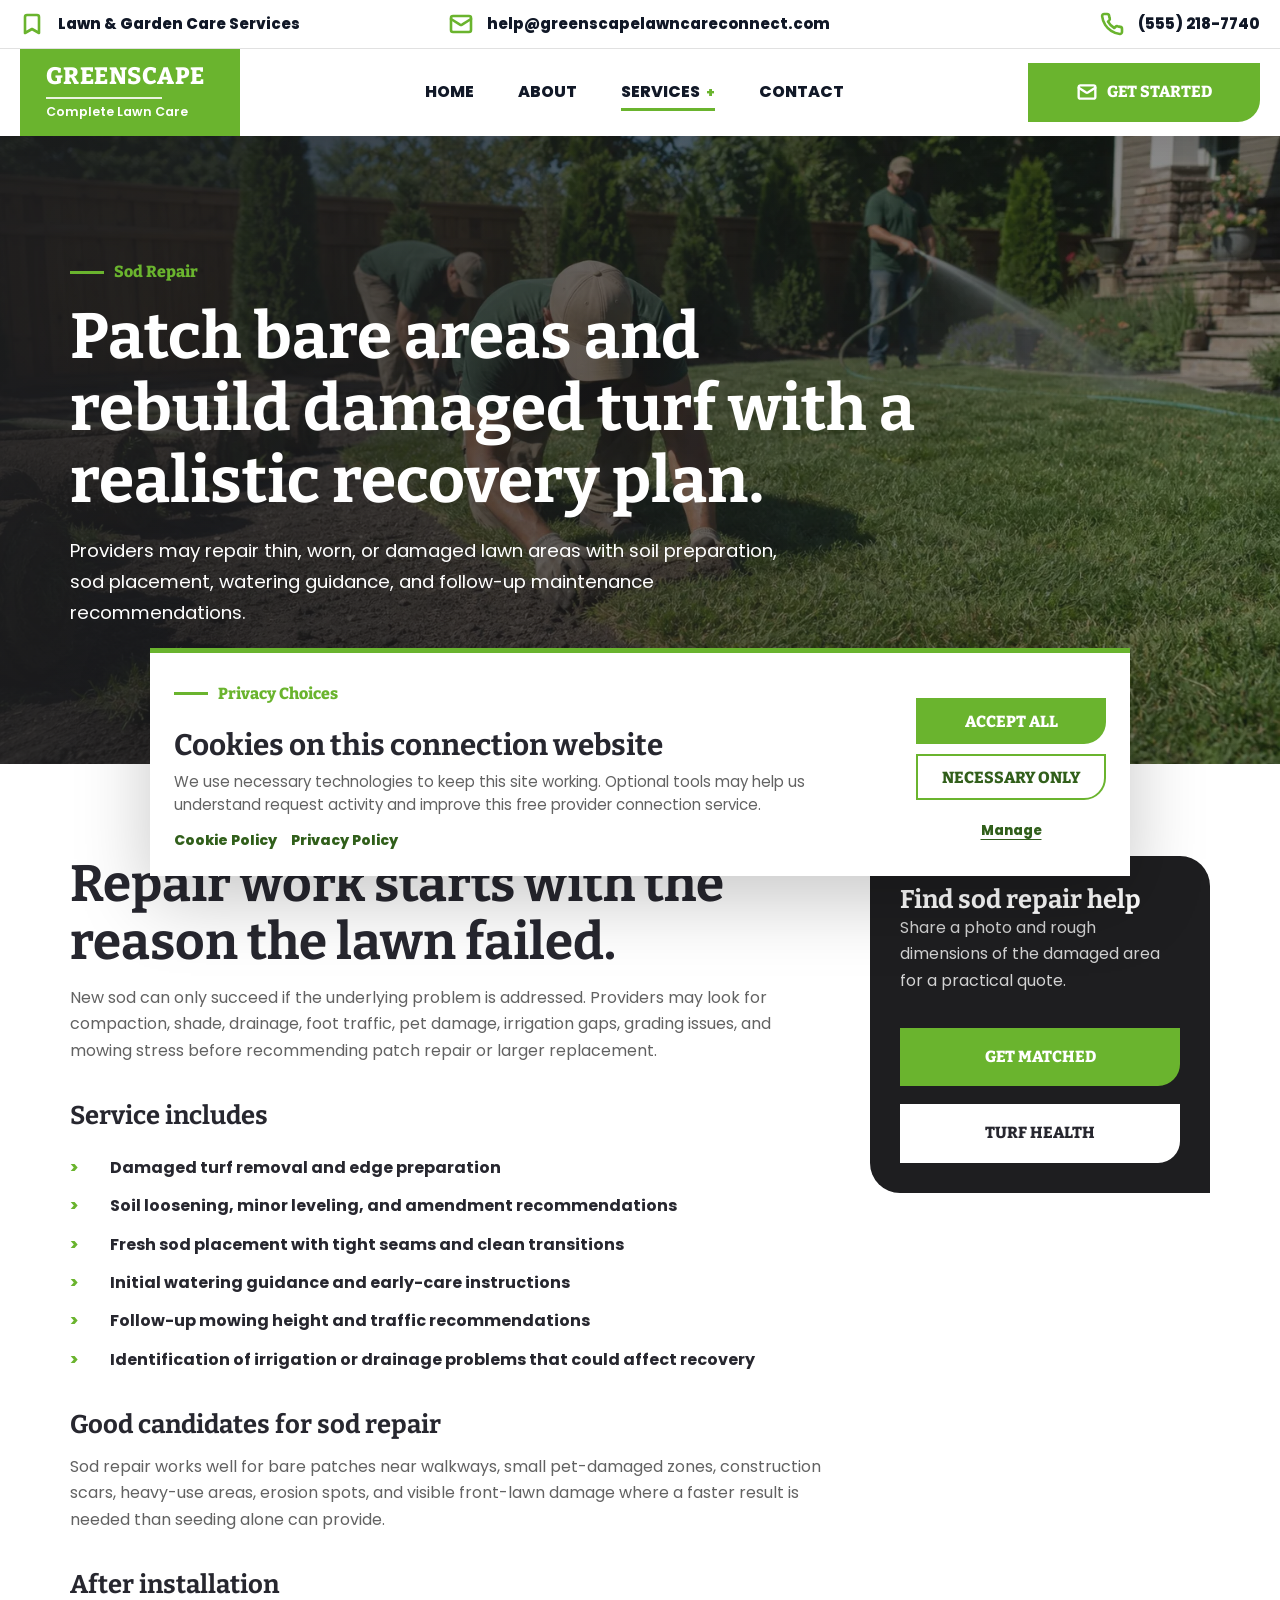
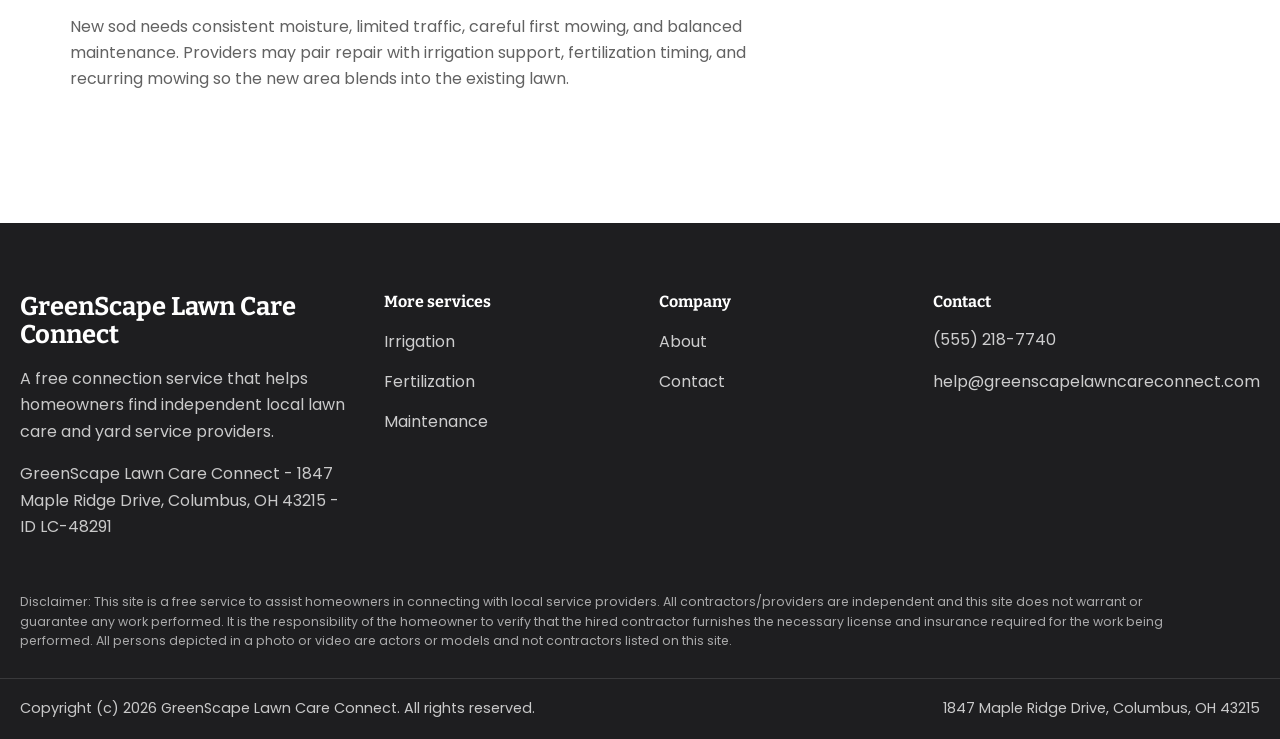
<file: services/sod-repair.html>
<!DOCTYPE html><html lang="en"><head><meta charset="UTF-8"><meta name="viewport" content="width=device-width, initial-scale=1.0"><title>Sod Repair & Lawn Recovery | GreenScape Lawn Care Connect</title><meta name="description" content="Sod installation and lawn repair services for bare patches, damaged turf, soil prep, watering guidance, and recovery planning."><link rel="icon" href="../assets/favicon.svg" type="image/svg+xml"><link rel="preconnect" href="https://fonts.googleapis.com"><link rel="preconnect" href="https://fonts.gstatic.com" crossorigin><link href="https://fonts.googleapis.com/css2?family=Bitter:wght@700;800&family=Poppins:wght@400;600;700;800&display=swap" rel="stylesheet"><link rel="stylesheet" href="../css/styles.css"><script src="../js/site-config.js" defer></script><script src="../js/main.js" defer></script></head><body>  <div class="topbar">
    <div class="topbar-inner">
      <span class="topbar-item"><svg class="header-icon" aria-hidden="true" viewBox="0 0 24 24" fill="none" stroke="currentColor" stroke-linecap="round" stroke-linejoin="round"><path d="M19 21l-7-4-7 4V5a2 2 0 0 1 2-2h10a2 2 0 0 1 2 2z"/></svg><span>Lawn &amp; Garden Care Services</span></span>
      <span class="topbar-item"><svg class="header-icon" aria-hidden="true" viewBox="0 0 24 24" fill="none" stroke="currentColor" stroke-linecap="round" stroke-linejoin="round"><rect width="20" height="16" x="2" y="4" rx="2"/><path d="m22 7-8.97 5.7a2 2 0 0 1-2.06 0L2 7"/></svg><a data-email-href data-email></a></span>
      <span class="topbar-item"><svg class="header-icon" aria-hidden="true" viewBox="0 0 24 24" fill="none" stroke="currentColor" stroke-linecap="round" stroke-linejoin="round"><path d="M22 16.92v3a2 2 0 0 1-2.18 2 19.79 19.79 0 0 1-8.63-3.07 19.5 19.5 0 0 1-6-6A19.79 19.79 0 0 1 2.12 4.2 2 2 0 0 1 4.11 2h3a2 2 0 0 1 2 1.72c.12.9.33 1.77.62 2.6a2 2 0 0 1-.45 2.11L8 9.71a16 16 0 0 0 6.29 6.29l1.28-1.28a2 2 0 0 1 2.11-.45c.83.29 1.7.5 2.6.62A2 2 0 0 1 22 16.92z"/></svg><a data-phone-href data-phone></a></span>
    </div>
  </div>
  <header class="site-header">
    <div class="nav-inner">
      <a class="brand" href="../index.html" aria-label="Home"><span class="brand-name" data-brand></span><span class="brand-line" aria-hidden="true"></span><span class="brand-subtitle">Complete Lawn Care</span></a>
      <button class="menu-toggle" type="button" aria-label="Toggle navigation" aria-expanded="false">Menu</button>
      <nav class="site-nav" aria-label="Primary navigation">
        <a href="../index.html">Home</a>
        <a href="../about.html">About</a>
        <div class="nav-dropdown">
          <a class="nav-drop-trigger active" href="../services.html">Services <span aria-hidden="true">+</span></a>
          <div class="nav-dropdown-menu">
            <a href="../services.html">All Services</a>
            <a href="lawn-maintenance.html">Lawn Maintenance</a>
            <a href="fertilization-weed-control.html">Fertilization & Weed Control</a>
            <a href="seasonal-cleanups.html">Seasonal Cleanups</a>
            <a href="sod-repair.html">Sod Repair & Lawn Recovery</a>
            <a href="landscape-installation.html">Landscape Installation</a>
            <a href="tree-shrub-care.html">Tree & Shrub Care</a>
            <a href="irrigation-support.html">Irrigation Support</a>
          </div>
        </div>
        <a href="../contact.html">Contact</a>
      </nav>
      <a class="btn nav-cta anim-push" href="../contact.html"><svg class="header-icon" aria-hidden="true" viewBox="0 0 24 24" fill="none" stroke="currentColor" stroke-linecap="round" stroke-linejoin="round"><rect width="20" height="16" x="2" y="4" rx="2"/><path d="m22 7-8.97 5.7a2 2 0 0 1-2.06 0L2 7"/></svg>Get Started</a>
    </div>
  </header><main><section class="page-hero" style="--page-image:url('../assets/images/service-sod-repair.webp')"><div class="section-inner" data-reveal="down"><span class="eyebrow">Sod repair</span><h1>Patch bare areas and rebuild damaged turf with a realistic recovery plan.</h1><p>Providers may repair thin, worn, or damaged lawn areas with soil preparation, sod placement, watering guidance, and follow-up maintenance recommendations.</p></div></section><section class="section"><div class="section-inner service-layout"><article><div class="content-block" data-reveal><h2>Repair work starts with the reason the lawn failed.</h2><p>New sod can only succeed if the underlying problem is addressed. Providers may look for compaction, shade, drainage, foot traffic, pet damage, irrigation gaps, grading issues, and mowing stress before recommending patch repair or larger replacement.</p></div><div class="content-block" data-reveal><h3>Service includes</h3><ul class="detail-list"><li>Damaged turf removal and edge preparation</li><li>Soil loosening, minor leveling, and amendment recommendations</li><li>Fresh sod placement with tight seams and clean transitions</li><li>Initial watering guidance and early-care instructions</li><li>Follow-up mowing height and traffic recommendations</li><li>Identification of irrigation or drainage problems that could affect recovery</li></ul></div><div class="content-block" data-reveal><h3>Good candidates for sod repair</h3><p>Sod repair works well for bare patches near walkways, small pet-damaged zones, construction scars, heavy-use areas, erosion spots, and visible front-lawn damage where a faster result is needed than seeding alone can provide.</p></div><div class="content-block" data-reveal><h3>After installation</h3><p>New sod needs consistent moisture, limited traffic, careful first mowing, and balanced maintenance. Providers may pair repair with irrigation support, fertilization timing, and recurring mowing so the new area blends into the existing lawn.</p></div></article><aside class="sidebar-card" data-reveal="down"><h3>Find sod repair help</h3><p>Share a photo and rough dimensions of the damaged area for a practical quote.</p><a class="btn" href="../contact.html">Get Matched</a><a class="btn btn-dark" href="fertilization-weed-control.html">Turf Health</a></aside></div></section></main><footer class="site-footer"><div class="footer-inner"><div><h3 data-company></h3><p data-footer-text></p><p data-company-line></p></div><div><h4>More services</h4><nav class="footer-links"><a href="irrigation-support.html">Irrigation</a><a href="fertilization-weed-control.html">Fertilization</a><a href="lawn-maintenance.html">Maintenance</a></nav></div><div><h4>Company</h4><nav class="footer-links"><a href="../about.html">About</a><a href="../contact.html">Contact</a></nav></div><div><h4>Contact</h4><p><a data-phone-href data-phone></a></p><p><a data-email-href data-email></a></p></div></div><div class="footer-disclaimer"><p data-disclaimer>Disclaimer: This site is a free service to assist homeowners in connecting with local service providers. All contractors/providers are independent and this site does not warrant or guarantee any work performed. It is the responsibility of the homeowner to verify that the hired contractor furnishes the necessary license and insurance required for the work being performed. All persons depicted in a photo or video are actors or models and not contractors listed on this site.</p></div><div class="footer-bottom"><div class="footer-inner"><span data-copyright></span><span data-address></span></div></div></footer></body></html>
</file>
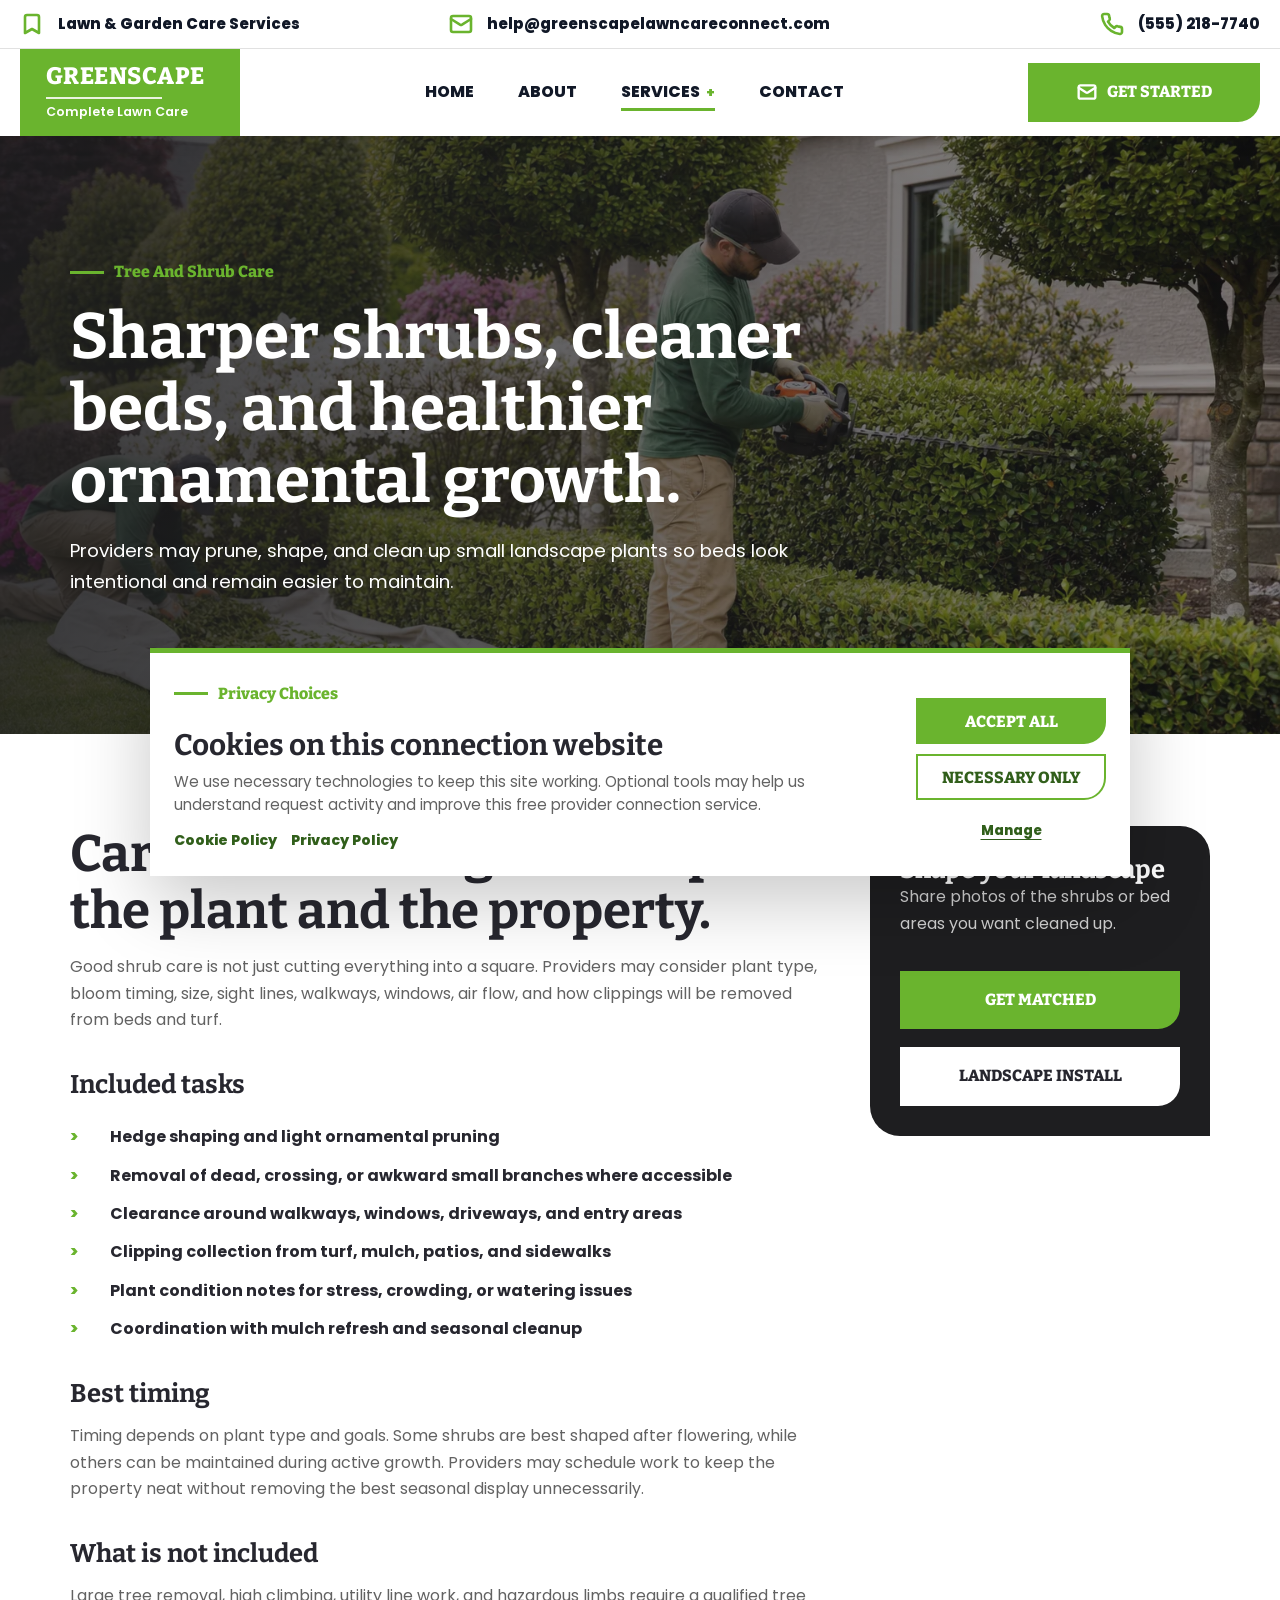
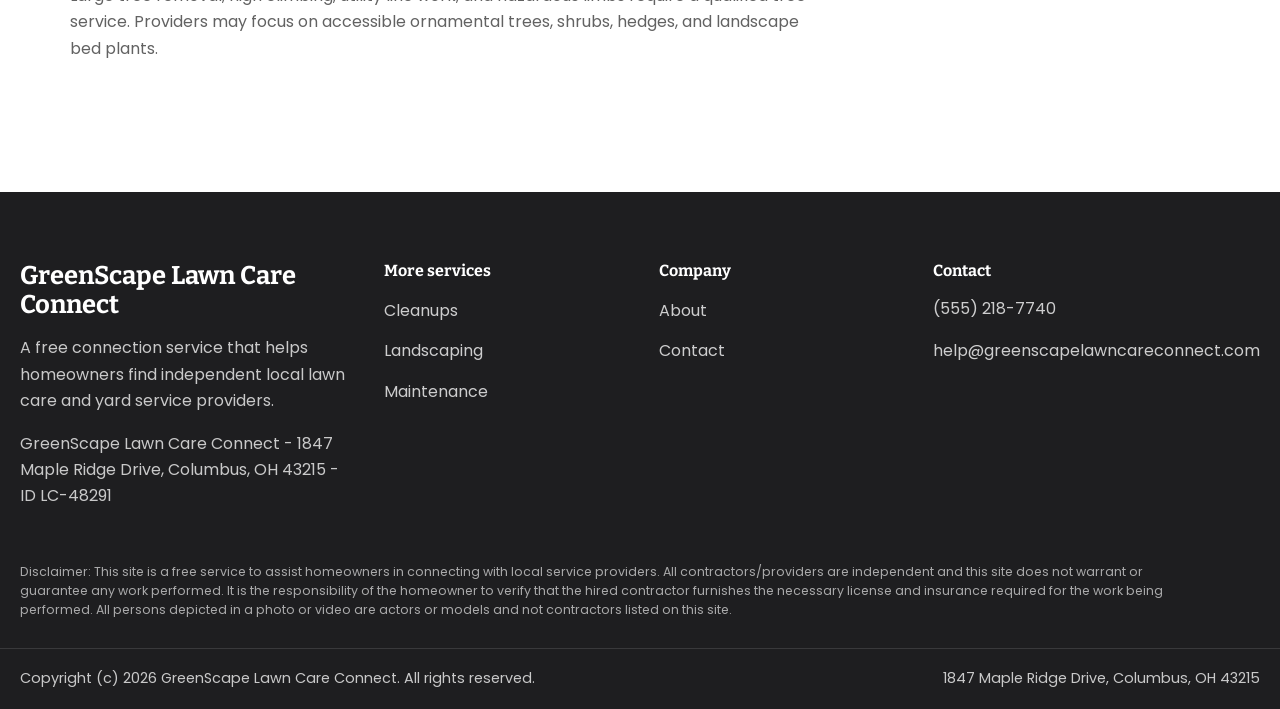
<file: services/tree-shrub-care.html>
<!DOCTYPE html><html lang="en"><head><meta charset="UTF-8"><meta name="viewport" content="width=device-width, initial-scale=1.0"><title>Tree & Shrub Care | GreenScape Lawn Care Connect</title><meta name="description" content="Tree and shrub care for pruning, hedge shaping, ornamental cleanup, clipping removal, and plant condition observations."><link rel="icon" href="../assets/favicon.svg" type="image/svg+xml"><link rel="preconnect" href="https://fonts.googleapis.com"><link rel="preconnect" href="https://fonts.gstatic.com" crossorigin><link href="https://fonts.googleapis.com/css2?family=Bitter:wght@700;800&family=Poppins:wght@400;600;700;800&display=swap" rel="stylesheet"><link rel="stylesheet" href="../css/styles.css"><script src="../js/site-config.js" defer></script><script src="../js/main.js" defer></script></head><body>  <div class="topbar">
    <div class="topbar-inner">
      <span class="topbar-item"><svg class="header-icon" aria-hidden="true" viewBox="0 0 24 24" fill="none" stroke="currentColor" stroke-linecap="round" stroke-linejoin="round"><path d="M19 21l-7-4-7 4V5a2 2 0 0 1 2-2h10a2 2 0 0 1 2 2z"/></svg><span>Lawn &amp; Garden Care Services</span></span>
      <span class="topbar-item"><svg class="header-icon" aria-hidden="true" viewBox="0 0 24 24" fill="none" stroke="currentColor" stroke-linecap="round" stroke-linejoin="round"><rect width="20" height="16" x="2" y="4" rx="2"/><path d="m22 7-8.97 5.7a2 2 0 0 1-2.06 0L2 7"/></svg><a data-email-href data-email></a></span>
      <span class="topbar-item"><svg class="header-icon" aria-hidden="true" viewBox="0 0 24 24" fill="none" stroke="currentColor" stroke-linecap="round" stroke-linejoin="round"><path d="M22 16.92v3a2 2 0 0 1-2.18 2 19.79 19.79 0 0 1-8.63-3.07 19.5 19.5 0 0 1-6-6A19.79 19.79 0 0 1 2.12 4.2 2 2 0 0 1 4.11 2h3a2 2 0 0 1 2 1.72c.12.9.33 1.77.62 2.6a2 2 0 0 1-.45 2.11L8 9.71a16 16 0 0 0 6.29 6.29l1.28-1.28a2 2 0 0 1 2.11-.45c.83.29 1.7.5 2.6.62A2 2 0 0 1 22 16.92z"/></svg><a data-phone-href data-phone></a></span>
    </div>
  </div>
  <header class="site-header">
    <div class="nav-inner">
      <a class="brand" href="../index.html" aria-label="Home"><span class="brand-name" data-brand></span><span class="brand-line" aria-hidden="true"></span><span class="brand-subtitle">Complete Lawn Care</span></a>
      <button class="menu-toggle" type="button" aria-label="Toggle navigation" aria-expanded="false">Menu</button>
      <nav class="site-nav" aria-label="Primary navigation">
        <a href="../index.html">Home</a>
        <a href="../about.html">About</a>
        <div class="nav-dropdown">
          <a class="nav-drop-trigger active" href="../services.html">Services <span aria-hidden="true">+</span></a>
          <div class="nav-dropdown-menu">
            <a href="../services.html">All Services</a>
            <a href="lawn-maintenance.html">Lawn Maintenance</a>
            <a href="fertilization-weed-control.html">Fertilization & Weed Control</a>
            <a href="seasonal-cleanups.html">Seasonal Cleanups</a>
            <a href="sod-repair.html">Sod Repair & Lawn Recovery</a>
            <a href="landscape-installation.html">Landscape Installation</a>
            <a href="tree-shrub-care.html">Tree & Shrub Care</a>
            <a href="irrigation-support.html">Irrigation Support</a>
          </div>
        </div>
        <a href="../contact.html">Contact</a>
      </nav>
      <a class="btn nav-cta anim-push" href="../contact.html"><svg class="header-icon" aria-hidden="true" viewBox="0 0 24 24" fill="none" stroke="currentColor" stroke-linecap="round" stroke-linejoin="round"><rect width="20" height="16" x="2" y="4" rx="2"/><path d="m22 7-8.97 5.7a2 2 0 0 1-2.06 0L2 7"/></svg>Get Started</a>
    </div>
  </header><main><section class="page-hero" style="--page-image:url('../assets/images/service-tree-shrub-care.webp')"><div class="section-inner" data-reveal="down"><span class="eyebrow">Tree and shrub care</span><h1>Sharper shrubs, cleaner beds, and healthier ornamental growth.</h1><p>Providers may prune, shape, and clean up small landscape plants so beds look intentional and remain easier to maintain.</p></div></section><section class="section"><div class="section-inner service-layout"><article><div class="content-block" data-reveal><h2>Careful trimming that respects the plant and the property.</h2><p>Good shrub care is not just cutting everything into a square. Providers may consider plant type, bloom timing, size, sight lines, walkways, windows, air flow, and how clippings will be removed from beds and turf.</p></div><div class="content-block" data-reveal><h3>Included tasks</h3><ul class="detail-list"><li>Hedge shaping and light ornamental pruning</li><li>Removal of dead, crossing, or awkward small branches where accessible</li><li>Clearance around walkways, windows, driveways, and entry areas</li><li>Clipping collection from turf, mulch, patios, and sidewalks</li><li>Plant condition notes for stress, crowding, or watering issues</li><li>Coordination with mulch refresh and seasonal cleanup</li></ul></div><div class="content-block" data-reveal><h3>Best timing</h3><p>Timing depends on plant type and goals. Some shrubs are best shaped after flowering, while others can be maintained during active growth. Providers may schedule work to keep the property neat without removing the best seasonal display unnecessarily.</p></div><div class="content-block" data-reveal><h3>What is not included</h3><p>Large tree removal, high climbing, utility line work, and hazardous limbs require a qualified tree service. Providers may focus on accessible ornamental trees, shrubs, hedges, and landscape bed plants.</p></div></article><aside class="sidebar-card" data-reveal="down"><h3>Shape your landscape</h3><p>Share photos of the shrubs or bed areas you want cleaned up.</p><a class="btn" href="../contact.html">Get Matched</a><a class="btn btn-dark" href="landscape-installation.html">Landscape Install</a></aside></div></section></main><footer class="site-footer"><div class="footer-inner"><div><h3 data-company></h3><p data-footer-text></p><p data-company-line></p></div><div><h4>More services</h4><nav class="footer-links"><a href="seasonal-cleanups.html">Cleanups</a><a href="landscape-installation.html">Landscaping</a><a href="lawn-maintenance.html">Maintenance</a></nav></div><div><h4>Company</h4><nav class="footer-links"><a href="../about.html">About</a><a href="../contact.html">Contact</a></nav></div><div><h4>Contact</h4><p><a data-phone-href data-phone></a></p><p><a data-email-href data-email></a></p></div></div><div class="footer-disclaimer"><p data-disclaimer>Disclaimer: This site is a free service to assist homeowners in connecting with local service providers. All contractors/providers are independent and this site does not warrant or guarantee any work performed. It is the responsibility of the homeowner to verify that the hired contractor furnishes the necessary license and insurance required for the work being performed. All persons depicted in a photo or video are actors or models and not contractors listed on this site.</p></div><div class="footer-bottom"><div class="footer-inner"><span data-copyright></span><span data-address></span></div></div></footer></body></html>
</file>
<file: css/styles.css>
﻿:root {
  --green: #6ab42e;
  --green-light: #9be061;
  --green-dark: #315f1b;
  --ink: #27272f;
  --coal: #1e1e20;
  --muted: #626262;
  --line: #e1e1e1;
  --soft: #f2f2f2;
  --white: #ffffff;
  --shadow: 0 18px 45px rgba(0, 0, 0, 0.1);
  --container: min(100% - 40px, 1440px);
  --content: min(100% - 40px, 1140px);
}

* {
  box-sizing: border-box;
}

html {
  scroll-behavior: smooth;
}

body {
  margin: 0;
  color: var(--muted);
  font-family: "Poppins", Arial, sans-serif;
  font-size: 16px;
  line-height: 1.65;
  background: var(--white);
}

body.nav-open {
  overflow: hidden;
}

body.modal-open {
  overflow: hidden;
}

.floating-action {
  position: fixed;
  right: max(24px, env(safe-area-inset-right));
  bottom: max(24px, env(safe-area-inset-bottom));
  z-index: 55;
  display: inline-flex;
  align-items: center;
  justify-content: center;
  gap: 10px;
  min-width: 132px;
  min-height: 58px;
  padding: 14px 22px;
  color: var(--white);
  background: linear-gradient(145deg, var(--green), var(--green-dark));
  border: 2px solid rgba(255, 255, 255, 0.72);
  border-radius: 0 0 22px 0;
  box-shadow: 0 18px 38px rgba(30, 30, 32, 0.24);
  font-weight: 800;
  text-transform: uppercase;
  opacity: 0;
  visibility: hidden;
  transform: translateY(22px);
  transition: opacity 0.24s ease, visibility 0.24s ease, transform 0.24s ease, box-shadow 0.24s ease;
}

.floating-action.is-visible {
  opacity: 1;
  visibility: visible;
  transform: translateY(0);
}

.floating-action:hover,
.floating-action:focus-visible {
  box-shadow: 0 24px 48px rgba(30, 30, 32, 0.32);
  transform: translateY(-4px);
}

body.modal-open .floating-action {
  opacity: 0;
  visibility: hidden;
  transform: translateY(22px);
}

body.cookie-open .floating-action {
  opacity: 0;
  visibility: hidden;
  transform: translateY(22px);
}

.floating-action svg {
  width: 22px;
  height: 22px;
  stroke: currentColor;
  stroke-width: 2.6;
  stroke-linecap: round;
  stroke-linejoin: round;
}

img {
  display: block;
  width: 100%;
  height: auto;
}

a {
  color: inherit;
  text-decoration: none;
}

p {
  margin: 0 0 1rem;
}

h1,
h2,
h3,
h4,
h5 {
  margin: 0;
  color: var(--ink);
  font-family: "Bitter", Georgia, serif;
  line-height: 1.12;
  letter-spacing: 0;
}

h1 {
  font-size: clamp(2.3rem, 5vw, 4.7rem);
}

h2 {
  font-size: clamp(2rem, 4vw, 3.6rem);
}

h3 {
  font-size: clamp(1.35rem, 2vw, 2rem);
}

.topbar {
  position: relative;
  z-index: 21;
  background: var(--white);
  border-bottom: 1px solid var(--line);
  color: #111827;
  font-size: 0.94rem;
  font-weight: 800;
}

.topbar-inner,
.nav-inner,
.section-inner,
.footer-inner {
  width: var(--container);
  margin: 0 auto;
}

.topbar-inner {
  display: grid;
  grid-template-columns: repeat(3, minmax(0, 1fr));
  align-items: center;
  min-height: 48px;
  gap: 28px;
}

.topbar-item {
  display: inline-flex;
  align-items: center;
  justify-content: center;
  gap: 14px;
  min-width: 0;
}

.topbar-item:first-child {
  justify-content: flex-start;
}

.topbar-item:last-child {
  justify-content: flex-end;
}

.topbar a,
.topbar span {
  overflow-wrap: anywhere;
}

.header-icon {
  flex: 0 0 auto;
  width: 24px;
  height: 24px;
  color: var(--green);
  stroke-width: 2.6;
}

.site-header {
  position: sticky;
  top: 0;
  z-index: 20;
  background: var(--white);
  box-shadow: 0 6px 18px rgba(0, 0, 0, 0.06);
}

.nav-inner {
  display: grid;
  grid-template-columns: 220px minmax(0, 1fr) auto;
  align-items: stretch;
  min-height: 86px;
  gap: 34px;
}

.brand {
  display: flex;
  flex-direction: column;
  justify-content: center;
  min-height: 86px;
  padding: 16px 26px;
  color: var(--white);
  background: var(--green);
}

.brand-name {
  font-family: "Bitter", Georgia, serif;
  font-size: 1.48rem;
  font-weight: 800;
  line-height: 1;
  letter-spacing: 0.02em;
  text-transform: uppercase;
}

.brand-line {
  width: 116px;
  height: 2px;
  margin: 8px 0 6px;
  background: rgba(255, 255, 255, 0.86);
}

.brand-subtitle {
  font-size: 0.78rem;
  font-weight: 600;
  line-height: 1.2;
}

.brand-mark {
  display: none;
}

.site-nav {
  display: flex;
  align-items: center;
  justify-content: center;
  gap: 44px;
  color: #111827;
  font-size: 1rem;
  font-weight: 800;
  text-transform: uppercase;
}

.site-nav a,
.nav-drop-trigger {
  position: relative;
  display: inline-flex;
  align-items: center;
  min-height: 86px;
  padding: 8px 0;
}

.site-nav a::after,
.nav-drop-trigger::after {
  position: absolute;
  left: 0;
  bottom: 24px;
  width: 0;
  height: 3px;
  content: "";
  background: var(--green);
  transition: width 0.3s ease;
}

.site-nav a:hover::after,
.site-nav a.active::after,
.nav-dropdown:hover .nav-drop-trigger::after,
.nav-dropdown:focus-within .nav-drop-trigger::after,
.nav-drop-trigger.active::after {
  width: 100%;
}

.nav-dropdown {
  position: relative;
  display: inline-flex;
  align-items: stretch;
}

.nav-drop-trigger {
  gap: 6px;
}

.nav-drop-trigger span {
  color: var(--green);
  font-size: 0.9rem;
  line-height: 1;
  transition: transform 0.22s ease;
}

.nav-dropdown:hover .nav-drop-trigger span,
.nav-dropdown:focus-within .nav-drop-trigger span {
  transform: rotate(45deg);
}

.nav-dropdown-menu {
  position: absolute;
  top: calc(100% - 12px);
  left: 50%;
  z-index: 40;
  display: grid;
  width: 320px;
  padding: 14px;
  background: var(--white);
  box-shadow: var(--shadow);
  opacity: 0;
  visibility: hidden;
  transform: translate(-50%, 12px);
  transition: opacity 0.22s ease, visibility 0.22s ease, transform 0.22s ease;
}

.nav-dropdown:hover .nav-dropdown-menu,
.nav-dropdown:focus-within .nav-dropdown-menu {
  opacity: 1;
  visibility: visible;
  transform: translate(-50%, 0);
}

.nav-dropdown-menu a {
  min-height: 0;
  padding: 12px 14px;
  color: var(--ink);
  font-size: 0.86rem;
  line-height: 1.25;
  text-transform: none;
  transition: color 0.2s ease, background 0.2s ease, padding-left 0.2s ease;
}

.nav-dropdown-menu a::after {
  display: none;
}

.nav-dropdown-menu a:hover,
.nav-dropdown-menu a:focus-visible {
  padding-left: 20px;
  color: var(--green-dark);
  background: var(--soft);
}

.nav-cta {
  align-self: center;
  min-width: 232px;
  border-radius: 0 0 22px 0;
}

.btn .header-icon {
  width: 20px;
  height: 20px;
  color: currentColor;
  stroke-width: 2.8;
}

.menu-toggle {
  display: none;
  width: 46px;
  height: 46px;
  align-self: center;
  border: 1px solid var(--line);
  background: var(--white);
  color: var(--ink);
  font-size: 1rem;
  font-weight: 800;
  text-transform: uppercase;
}

.btn {
  display: inline-flex;
  align-items: center;
  justify-content: center;
  gap: 10px;
  min-height: 52px;
  padding: 14px 24px;
  border: 2px solid var(--green);
  border-radius: 0 0 22px 0;
  background: var(--green);
  color: var(--white);
  font-family: "Bitter", Georgia, serif;
  font-size: 1rem;
  font-weight: 800;
  letter-spacing: 0;
  text-transform: uppercase;
  transition: transform 0.3s ease, color 0.3s ease, background 0.3s ease;
}

.btn:hover,
.btn:focus-visible {
  color: var(--green);
  background: transparent;
  transform: translateY(-2px);
}

.btn:disabled,
.btn[disabled] {
  cursor: wait;
  opacity: 0.62;
  transform: none;
}

.btn-dark {
  border-color: var(--white);
  background: var(--white);
  color: var(--ink);
}

.btn-dark:hover {
  color: var(--white);
  background: transparent;
}

.hero {
  background: var(--coal);
}

.hero-grid {
  display: grid;
  grid-template-columns: minmax(0, 0.92fr) minmax(0, 1.08fr);
  min-height: 500px;
}

.hero-copy {
  position: relative;
  display: flex;
  align-items: center;
  padding: 3.4vw 7vw 3.8vw max(40px, calc((100vw - 1440px) / 2 + 40px));
  overflow: hidden;
}

.hero-copy::before {
  position: absolute;
  inset: 0;
  content: "";
  background: linear-gradient(120deg, rgba(106, 180, 46, 0.16), transparent 55%);
  opacity: 0.85;
}

.hero-content {
  position: relative;
  max-width: 610px;
}

.eyebrow {
  display: inline-flex;
  align-items: center;
  gap: 10px;
  margin-bottom: 16px;
  color: var(--green);
  font-family: "Bitter", Georgia, serif;
  font-weight: 800;
  text-transform: capitalize;
}

.eyebrow::before {
  width: 34px;
  height: 3px;
  content: "";
  background: currentColor;
}

.hero h1,
.dark-band h2,
.cta-band h2 {
  color: var(--white);
}

.hero h1 {
  font-size: clamp(2.15rem, 4vw, 3.85rem);
}

.hero p {
  max-width: 560px;
  margin: 18px 0 26px;
  color: rgba(255, 255, 255, 0.8);
  font-size: clamp(1rem, 2vw, 1.25rem);
}

.hero-actions {
  display: flex;
  flex-wrap: wrap;
  gap: 14px;
}

.hero-media {
  min-height: 390px;
  background: linear-gradient(rgba(0, 0, 0, 0.16), rgba(0, 0, 0, 0.16)),
    url("../assets/images/hero-lawn-care.webp") center / cover no-repeat;
}

.section {
  padding: 92px 0;
}

.section-soft {
  background: var(--soft);
}

.section-inner {
  width: var(--content);
}

.section-head {
  display: grid;
  grid-template-columns: minmax(0, 0.9fr) minmax(280px, 0.65fr);
  gap: 42px;
  align-items: end;
  margin-bottom: 44px;
}

.section-head p {
  margin: 0;
}

.feature-strip {
  position: relative;
  z-index: 3;
  width: var(--content);
  margin: -40px auto 0;
  background: var(--white);
  box-shadow: var(--shadow);
}

.feature-grid {
  display: grid;
  grid-template-columns: repeat(4, 1fr);
}

.feature-card {
  position: relative;
  overflow: hidden;
  min-height: 190px;
  padding: 34px 26px 32px;
  border-right: 1px solid var(--line);
  background: var(--white);
  transition: transform 0.3s ease, box-shadow 0.3s ease;
}

.feature-card::before {
  position: absolute;
  top: 0;
  left: 26px;
  width: 46px;
  height: 4px;
  content: "";
  background: var(--green);
  transition: width 0.28s ease;
}

.feature-card:last-child {
  border-right: 0;
}

.feature-card:hover {
  transform: translateY(-8px);
  box-shadow: var(--shadow);
}

.feature-card:hover::before {
  width: calc(100% - 52px);
}

.feature-icon,
.service-icon {
  display: grid;
  place-items: center;
  width: 58px;
  height: 58px;
  margin-bottom: 16px;
  color: var(--white);
  background: var(--green);
  border-radius: 0 0 20px 0;
  font-size: 1.45rem;
}

.two-column {
  display: grid;
  grid-template-columns: minmax(0, 0.95fr) minmax(0, 1.05fr);
  gap: 56px;
  align-items: center;
}

.image-frame {
  position: relative;
}

.image-frame img {
  aspect-ratio: 4 / 3;
  object-fit: cover;
  border-radius: 0 34px 0 34px;
  box-shadow: var(--shadow);
}

.image-frame::after {
  position: absolute;
  right: -18px;
  bottom: -18px;
  width: 44%;
  height: 34%;
  content: "";
  border: 6px solid var(--green);
  border-radius: 0 28px 0 28px;
  z-index: -1;
}

.check-list,
.detail-list {
  display: grid;
  gap: 12px;
  padding: 0;
  margin: 24px 0 0;
  list-style: none;
}

.check-list li,
.detail-list li {
  display: grid;
  grid-template-columns: 28px minmax(0, 1fr);
  gap: 12px;
  color: var(--ink);
  font-weight: 700;
}

.check-list li::before,
.detail-list li::before {
  content: ">";
  color: var(--green);
  font-weight: 800;
}

.services-grid {
  display: grid;
  grid-template-columns: repeat(3, 1fr);
  gap: 28px;
}

.service-group-grid {
  display: grid;
  grid-template-columns: repeat(3, 1fr);
  gap: 22px;
}

.service-group {
  position: relative;
  display: flex;
  align-items: flex-end;
  min-height: 430px;
  overflow: hidden;
  color: var(--white);
  background: var(--coal);
  box-shadow: 0 12px 32px rgba(0, 0, 0, 0.08);
  transition: transform 0.35s ease, box-shadow 0.35s ease;
}

.service-group img {
  position: absolute;
  inset: 0;
  height: 100%;
  width: 100%;
  object-fit: cover;
  transition: transform 0.45s ease;
}

.service-group::after {
  position: absolute;
  inset: 0;
  content: "";
  background: linear-gradient(180deg, rgba(30, 30, 32, 0.08) 0%, rgba(30, 30, 32, 0.5) 48%, rgba(30, 30, 32, 0.92) 100%);
  transition: background 0.35s ease;
}

.service-group:hover,
.service-group:focus-within {
  transform: translateY(-8px);
  box-shadow: 0 24px 54px rgba(0, 0, 0, 0.18);
}

.service-group:hover img {
  transform: scale(1.04);
}

.service-group:hover::after,
.service-group:focus-within::after {
  background: linear-gradient(180deg, rgba(30, 30, 32, 0.02) 0%, rgba(30, 30, 32, 0.42) 42%, rgba(30, 30, 32, 0.96) 100%);
}

.service-group > div {
  position: relative;
  z-index: 1;
  display: flex;
  flex-direction: column;
  width: 100%;
  min-height: 258px;
  padding: 30px;
}

.service-group h3 {
  margin-bottom: 10px;
  color: var(--white);
}

.service-group p {
  margin-bottom: 20px;
  color: rgba(255, 255, 255, 0.82);
}

.service-group .service-icon {
  background: var(--white);
  color: var(--green-dark);
}

.mini-links {
  display: grid;
  gap: 0;
  margin-top: auto;
  min-height: 132px;
  align-content: end;
}

.mini-links a {
  display: flex;
  align-items: center;
  justify-content: space-between;
  gap: 12px;
  padding: 11px 0;
  border-top: 1px solid rgba(255, 255, 255, 0.24);
  color: var(--white);
  font-weight: 800;
  transition: color 0.25s ease, padding-left 0.25s ease, border-color 0.25s ease;
}

.mini-links a::after {
  content: ">";
  color: var(--white);
  transition: transform 0.25s ease, color 0.25s ease;
}

.mini-links a:hover,
.mini-links a:focus-visible {
  padding-left: 8px;
  color: #d8f4c6;
  border-color: rgba(216, 244, 198, 0.56);
}

.mini-links a:hover::after,
.mini-links a:focus-visible::after {
  color: #d8f4c6;
  transform: translateX(5px);
}

.service-card {
  display: flex;
  flex-direction: column;
  min-height: 100%;
  overflow: hidden;
  background: var(--white);
  box-shadow: 0 12px 32px rgba(0, 0, 0, 0.08);
  transition: transform 0.3s ease, box-shadow 0.3s ease;
}

.service-card:hover {
  transform: translateY(-8px);
  box-shadow: var(--shadow);
}

.service-card img {
  aspect-ratio: 16 / 10;
  object-fit: cover;
}

.service-body {
  display: flex;
  flex: 1;
  flex-direction: column;
  padding: 28px;
}

.service-body p {
  flex: 1;
}

.text-link {
  color: var(--green-dark);
  font-weight: 800;
}

.text-link:hover {
  color: var(--green);
}

.service-path-grid {
  display: grid;
  grid-template-columns: repeat(3, 1fr);
  gap: 18px;
}

.service-path-card {
  position: relative;
  overflow: hidden;
  min-height: 255px;
  padding: 32px 28px 30px;
  background: var(--white);
  box-shadow: 0 10px 28px rgba(0, 0, 0, 0.07);
  transition: transform 0.28s ease, box-shadow 0.28s ease;
}

.service-path-card::before {
  position: absolute;
  top: 0;
  left: 28px;
  width: 48px;
  height: 4px;
  content: "";
  background: var(--green);
  transition: width 0.28s ease;
}

.service-path-card:hover {
  transform: translateY(-8px);
  box-shadow: var(--shadow);
}

.service-path-card:hover::before {
  width: calc(100% - 56px);
}

.service-3d-icon {
  position: relative;
  display: grid;
  place-items: center;
  width: 74px;
  height: 74px;
  margin-bottom: 22px;
  color: var(--white);
  background:
    radial-gradient(circle at 28% 22%, rgba(255, 255, 255, 0.56), transparent 25%),
    linear-gradient(145deg, #8ed64f 0%, #5eaa28 48%, #285515 100%);
  border: 1px solid rgba(255, 255, 255, 0.32);
  border-radius: 0 0 24px 0;
  box-shadow: 0 18px 30px rgba(49, 95, 27, 0.26), inset 0 1px 0 rgba(255, 255, 255, 0.42);
  transform: translateZ(0);
  transition: transform 0.28s ease, box-shadow 0.28s ease;
}

.service-3d-icon::after {
  position: absolute;
  inset: 8px;
  content: "";
  border-radius: 0 0 18px 0;
  border: 1px solid rgba(255, 255, 255, 0.18);
  pointer-events: none;
}

.service-3d-icon svg,
.service-3d-icon [data-lucide] {
  position: relative;
  z-index: 1;
  width: 40px;
  height: 40px;
  stroke: currentColor;
  stroke-width: 1.9;
  stroke-linecap: round;
  stroke-linejoin: round;
  filter: drop-shadow(0 3px 4px rgba(0, 0, 0, 0.22));
}

.service-path-card:hover .service-3d-icon,
.service-category-block:hover .service-3d-icon {
  transform: translateY(-5px) rotate(-2deg);
  box-shadow: 0 24px 38px rgba(49, 95, 27, 0.34), inset 0 1px 0 rgba(255, 255, 255, 0.48);
}

.service-path-card span {
  display: inline-flex;
  margin-bottom: 18px;
  color: var(--green-dark);
  font-size: 0.78rem;
  font-weight: 800;
  text-transform: uppercase;
}

.service-path-card h3 {
  margin-bottom: 14px;
}

.service-category-stack {
  display: grid;
  gap: 34px;
}

.service-category-block {
  display: grid;
  grid-template-columns: minmax(0, 0.9fr) minmax(0, 1.1fr);
  min-height: 520px;
  background: var(--white);
  box-shadow: var(--shadow);
}

.service-category-reverse {
  grid-template-columns: minmax(0, 1.1fr) minmax(0, 0.9fr);
}

.service-category-reverse .service-category-media {
  order: 2;
}

.service-category-media {
  min-height: 100%;
  overflow: hidden;
  background: var(--coal);
}

.service-category-media img {
  height: 100%;
  min-height: 520px;
  object-fit: cover;
  transition: transform 0.45s ease;
}

.service-category-block:hover .service-category-media img {
  transform: scale(1.035);
}

.service-category-content {
  display: flex;
  flex-direction: column;
  justify-content: center;
  padding: 46px;
}

.service-category-kicker {
  display: flex;
  align-items: center;
  gap: 16px;
  margin-bottom: 20px;
}

.service-category-kicker .service-3d-icon {
  flex: 0 0 auto;
  width: 68px;
  height: 68px;
  margin: 0;
}

.service-category-kicker .service-3d-icon svg,
.service-category-kicker .service-3d-icon [data-lucide] {
  width: 36px;
  height: 36px;
}

.service-category-kicker .eyebrow {
  margin: 0;
}

.service-category-content h2 {
  margin-bottom: 18px;
}

.service-topic-list {
  display: grid;
  gap: 12px;
  margin-top: 24px;
}

.service-topic-list a {
  display: grid;
  gap: 6px;
  padding: 18px 20px;
  border-left: 4px solid var(--green);
  background: var(--soft);
  transition: transform 0.25s ease, background 0.25s ease, box-shadow 0.25s ease;
}

.service-topic-list a:hover,
.service-topic-list a:focus-visible {
  transform: translateX(8px);
  background: var(--white);
  box-shadow: 0 12px 28px rgba(0, 0, 0, 0.08);
}

.service-topic-list strong {
  color: var(--ink);
  font-family: "Bitter", Georgia, serif;
  font-size: 1.18rem;
  line-height: 1.2;
}

.service-topic-list span {
  color: var(--muted);
}

.need-grid {
  display: grid;
  grid-template-columns: repeat(4, 1fr);
  gap: 1px;
  background: var(--line);
}

.need-item {
  min-height: 260px;
  padding: 30px 26px;
  background: var(--white);
}

.need-item span {
  display: inline-flex;
  margin-bottom: 18px;
  color: var(--green-dark);
  font-weight: 800;
  text-transform: uppercase;
}

.need-item h3 {
  margin-bottom: 14px;
}

.verify-panel {
  padding: 34px;
  background: var(--white);
  box-shadow: var(--shadow);
}

.verify-panel .check-list {
  gap: 14px;
  margin-top: 0;
}

.verify-panel .check-list li {
  grid-template-columns: 14px minmax(0, 1fr);
  align-items: start;
  gap: 12px;
  line-height: 1.45;
}

.verify-panel .check-list li::before {
  width: 6px;
  height: 6px;
  margin-top: 0.58em;
  content: "";
  background: var(--green);
  transform: rotate(45deg);
}

.about-compare {
  display: grid;
  grid-template-columns: minmax(0, 1fr) minmax(0, 1fr);
  gap: 24px;
}

.about-panel {
  min-height: 390px;
  padding: 42px;
  background: var(--white);
  box-shadow: var(--shadow);
}

.about-panel-green {
  color: var(--white);
  background: linear-gradient(145deg, var(--green-dark), var(--green));
}

.about-panel-green .eyebrow,
.about-panel-green h2,
.about-panel-green p,
.about-panel-green .check-list li,
.about-panel-green .check-list li::before {
  color: var(--white);
}

.about-panel h2 {
  margin-bottom: 18px;
}

.principle-grid {
  display: grid;
  grid-template-columns: repeat(3, 1fr);
  gap: 18px;
}

.principle-card {
  position: relative;
  overflow: hidden;
  min-height: 245px;
  padding: 34px 28px;
  background: linear-gradient(145deg, rgba(255, 255, 255, 0.11), rgba(255, 255, 255, 0.04));
  border: 1px solid rgba(255, 255, 255, 0.14);
  transition: transform 0.28s ease, border-color 0.28s ease, background 0.28s ease;
}

.principle-card::before {
  position: absolute;
  top: 0;
  left: 28px;
  width: 48px;
  height: 4px;
  content: "";
  background: var(--green);
  transition: width 0.28s ease;
}

.principle-card:hover {
  transform: translateY(-8px);
  border-color: rgba(106, 180, 46, 0.62);
  background: linear-gradient(145deg, rgba(255, 255, 255, 0.14), rgba(106, 180, 46, 0.08));
}

.principle-card:hover::before {
  width: calc(100% - 56px);
}

.principle-card h3 {
  margin-bottom: 14px;
  color: var(--white);
}

.faq-accordion {
  display: grid;
  gap: 14px;
  max-width: 920px;
}

.faq-item {
  background: var(--white);
  border-left: 6px solid var(--green);
  box-shadow: 0 10px 28px rgba(0, 0, 0, 0.08);
}

.faq-question {
  display: flex;
  align-items: center;
  justify-content: space-between;
  gap: 18px;
  width: 100%;
  min-height: 76px;
  padding: 22px 26px;
  border: 0;
  color: var(--ink);
  background: transparent;
  font: inherit;
  font-family: "Bitter", Georgia, serif;
  font-size: 1.25rem;
  font-weight: 800;
  line-height: 1.2;
  text-align: left;
  cursor: pointer;
}

.faq-toggle {
  position: relative;
  flex: 0 0 auto;
  width: 28px;
  height: 28px;
  border-radius: 0 0 10px 0;
  background: var(--green);
}

.faq-toggle::before,
.faq-toggle::after {
  position: absolute;
  left: 7px;
  top: 13px;
  width: 14px;
  height: 2px;
  content: "";
  background: var(--white);
  transition: transform 0.2s ease;
}

.faq-toggle::after {
  transform: rotate(90deg);
}

.faq-item.is-open .faq-toggle::after {
  transform: rotate(0);
}

.faq-panel {
  padding: 0 26px 24px;
}

.faq-panel p {
  max-width: 760px;
  margin: 0;
}

.dark-band {
  position: relative;
  overflow: hidden;
  background: var(--coal);
}

.dark-band .section-inner {
  position: relative;
  z-index: 1;
}

.dark-band p,
.cta-band p {
  color: rgba(255, 255, 255, 0.78);
}

.cta-band {
  position: relative;
  overflow: hidden;
  min-height: 480px;
  background: linear-gradient(rgba(30, 30, 32, 0.24), rgba(30, 30, 32, 0.24)),
    url("../assets/images/cta-parallax-lawn.webp") center / cover fixed no-repeat;
}

.cta-overlay {
  display: flex;
  align-items: center;
  min-height: 480px;
  padding: 108px 0;
  background: linear-gradient(90deg, rgba(30, 30, 32, 0.9) 0%, rgba(30, 30, 32, 0.7) 44%, rgba(30, 30, 32, 0.18) 100%);
}

.cta-inner {
  display: grid;
  grid-template-columns: minmax(0, 0.9fr) auto;
  gap: 44px;
  align-items: center;
}

.cta-inner h2 {
  max-width: 760px;
}

.cta-inner p {
  max-width: 650px;
  margin-top: 18px;
  font-size: 1.12rem;
}

.cta-actions {
  display: flex;
  flex-wrap: wrap;
  justify-content: flex-end;
  gap: 14px;
}

.process-grid {
  display: grid;
  grid-template-columns: repeat(4, 1fr);
  gap: 18px;
}

.process-step {
  position: relative;
  display: flex;
  flex-direction: column;
  justify-content: flex-end;
  overflow: hidden;
  min-height: 275px;
  padding: 132px 28px 30px;
  background: linear-gradient(145deg, rgba(255, 255, 255, 0.1), rgba(255, 255, 255, 0.035));
  border: 1px solid rgba(255, 255, 255, 0.16);
  box-shadow: 0 18px 44px rgba(0, 0, 0, 0.16);
  transition: transform 0.28s ease, border-color 0.28s ease, background 0.28s ease, box-shadow 0.28s ease;
}

.process-step::before {
  position: absolute;
  inset: 0 0 auto;
  height: 4px;
  content: "";
  background: linear-gradient(90deg, var(--green), var(--green-light));
  transform: scaleX(0.45);
  transform-origin: left;
  transition: transform 0.28s ease;
}

.process-step::after {
  position: absolute;
  right: -44px;
  bottom: -44px;
  z-index: 0;
  width: 120px;
  height: 120px;
  content: "";
  background: radial-gradient(circle, rgba(106, 180, 46, 0.24), transparent 68%);
  opacity: 0;
  transition: opacity 0.28s ease, transform 0.28s ease;
}

.process-step:hover {
  transform: translateY(-8px);
  border-color: rgba(106, 180, 46, 0.66);
  background: linear-gradient(145deg, rgba(255, 255, 255, 0.15), rgba(106, 180, 46, 0.08));
  box-shadow: 0 24px 56px rgba(0, 0, 0, 0.24);
}

.process-step:hover::before {
  transform: scaleX(1);
}

.process-step:hover::after {
  opacity: 1;
  transform: translate(-10px, -10px);
}

.process-visual {
  position: absolute;
  top: -18px;
  right: -18px;
  z-index: 0;
  display: inline-grid;
  place-items: center;
  width: 150px;
  height: 150px;
  color: rgba(255, 255, 255, 0.34);
  opacity: 0.86;
  pointer-events: none;
  background: linear-gradient(145deg, rgba(106, 180, 46, 0.58), rgba(106, 180, 46, 0.16));
  border: 1px solid rgba(106, 180, 46, 0.36);
  border-radius: 0 0 0 46px;
  box-shadow: inset 0 1px 0 rgba(255, 255, 255, 0.16);
  transition: transform 0.28s ease, color 0.28s ease, background 0.28s ease, opacity 0.28s ease;
}

.process-icon {
  width: 86px;
  height: 86px;
  stroke: currentColor;
  stroke-width: 1.75;
  stroke-linecap: round;
  stroke-linejoin: round;
}

.process-step:hover .process-visual {
  color: rgba(255, 255, 255, 0.56);
  opacity: 1;
  background: linear-gradient(145deg, rgba(106, 180, 46, 0.78), rgba(106, 180, 46, 0.24));
  transform: translate(-8px, 8px) scale(1.05);
}

.process-step h3 {
  position: relative;
  z-index: 2;
  margin-bottom: 14px;
  color: var(--white);
}

.process-step p {
  position: relative;
  z-index: 2;
  margin: 0;
}

.gallery {
  display: grid;
  grid-template-columns: 1fr 1fr;
  gap: 28px;
}

.request-prep {
  display: grid;
  grid-template-columns: minmax(0, 0.9fr) minmax(0, 1.1fr);
  gap: 42px;
  align-items: center;
}

.prep-card {
  padding: 34px;
  background: var(--white);
  box-shadow: var(--shadow);
}

.prep-card h2 {
  margin-bottom: 18px;
}

.carousel {
  position: relative;
  overflow: hidden;
  background: var(--coal);
  border-radius: 0 34px 0 34px;
}

.carousel-track {
  display: flex;
  transition: transform 0.5s ease;
}

.carousel-item {
  min-width: 100%;
}

.carousel-item img {
  aspect-ratio: 16 / 10;
  object-fit: cover;
}

.carousel-controls {
  position: absolute;
  right: 18px;
  bottom: 18px;
  display: flex;
  gap: 10px;
}

.carousel-controls button {
  width: 44px;
  height: 44px;
  border: 0;
  color: var(--white);
  background: var(--green);
  cursor: pointer;
}

.stats-grid {
  display: grid;
  grid-template-columns: repeat(4, 1fr);
  gap: 22px;
}

.stat {
  padding: 28px;
  background: var(--white);
  box-shadow: 0 10px 28px rgba(0, 0, 0, 0.08);
}

.stat strong {
  display: block;
  color: var(--green);
  font-family: "Bitter", Georgia, serif;
  font-size: 2.6rem;
  line-height: 1;
}

.page-hero {
  position: relative;
  padding: 120px 0;
  color: var(--white);
  background: linear-gradient(90deg, rgba(30, 30, 32, 0.88), rgba(30, 30, 32, 0.44)),
    var(--page-image, url("../assets/images/section-about-team.webp")) center / cover no-repeat;
}

.about-page-hero {
  --page-image: url("../assets/images/about-hero-provider-match.webp");
}

.services-page-hero {
  --page-image: url("../assets/images/services-hero-categories.webp");
}

.page-hero[style*="section-contact-arrival"] {
  --page-image: url("../assets/images/section-contact-arrival.webp") !important;
}

.page-hero[style*="section-yard-assessment"] {
  --page-image: url("../assets/images/section-yard-assessment.webp") !important;
}

.page-hero[style*="service-fertilization"] {
  --page-image: url("../assets/images/service-fertilization.webp") !important;
}

.page-hero .section-inner {
  max-width: 860px;
  margin-left: max(20px, calc((100vw - 1140px) / 2));
}

.page-hero h1,
.page-hero p {
  color: var(--white);
}

.page-hero p {
  max-width: 720px;
  margin-top: 20px;
  font-size: 1.16rem;
}

.service-layout {
  display: grid;
  grid-template-columns: minmax(0, 1fr) 340px;
  gap: 48px;
  align-items: start;
}

.content-block {
  margin-bottom: 38px;
}

.content-block h2,
.content-block h3 {
  margin-bottom: 14px;
}

.sidebar-card {
  position: sticky;
  top: 110px;
  padding: 30px;
  background: var(--coal);
  color: rgba(255, 255, 255, 0.8);
  border-radius: 0 30px 0 30px;
}

.sidebar-card h3 {
  color: var(--white);
}

.sidebar-card .btn {
  width: 100%;
  margin-top: 18px;
}

.contact-grid {
  display: grid;
  grid-template-columns: minmax(0, 0.8fr) minmax(0, 1.2fr);
  gap: 42px;
}

.contact-card,
.form-card,
.policy-card {
  padding: 34px;
  background: var(--white);
  box-shadow: var(--shadow);
}

.policy-card {
  max-width: 980px;
  counter-reset: legal-section;
}

.policy-card h2 {
  margin-bottom: 18px;
}

.policy-card h3 {
  margin: 30px 0 12px;
}

.policy-card h2,
.policy-card h3 {
  display: grid;
  grid-template-columns: 46px minmax(0, 1fr);
  gap: 14px;
  align-items: start;
}

.policy-card h2::before,
.policy-card h3::before {
  counter-increment: legal-section;
  content: counter(legal-section, decimal-leading-zero);
  display: inline-grid;
  place-items: center;
  width: 38px;
  height: 38px;
  margin-top: 0.08em;
  border-radius: 0 0 14px 0;
  background: var(--green);
  color: var(--white);
  box-shadow: 0 12px 24px rgba(93, 183, 39, 0.24);
  font-family: "Poppins", sans-serif;
  font-size: 0.78rem;
  font-weight: 800;
  line-height: 1;
}

.policy-card p {
  max-width: 880px;
}

.policy-card ul {
  display: grid;
  gap: 10px;
  margin: 16px 0 0;
  padding-left: 22px;
}

.contact-card {
  background: var(--coal);
  color: rgba(255, 255, 255, 0.8);
}

.contact-card h3 {
  color: var(--white);
}

.form-grid {
  display: grid;
  grid-template-columns: 1fr 1fr;
  gap: 18px;
}

.field {
  display: grid;
  gap: 8px;
}

.field-full {
  grid-column: 1 / -1;
}

label {
  color: var(--ink);
  font-weight: 800;
}

input,
select,
textarea {
  width: 100%;
  min-height: 50px;
  padding: 12px 14px;
  border: 1px solid var(--line);
  color: var(--ink);
  font: inherit;
  background: var(--white);
}

textarea {
  min-height: 140px;
  resize: vertical;
}

input:focus,
select:focus,
textarea:focus,
button:focus-visible,
a:focus-visible {
  outline: 3px solid rgba(106, 180, 46, 0.45);
  outline-offset: 3px;
}

.success-message {
  margin: 16px 0 0;
  padding: 14px;
  color: var(--green-dark);
  background: #edf8e5;
  border-left: 4px solid var(--green);
}

.confirmation-modal {
  position: fixed;
  inset: 0;
  z-index: 80;
  display: grid;
  place-items: center;
  padding: 24px;
  opacity: 0;
  pointer-events: none;
  visibility: hidden;
  transition: opacity 0.24s ease, visibility 0.24s ease;
}

.confirmation-modal.is-open {
  opacity: 1;
  pointer-events: auto;
  visibility: visible;
}

.confirmation-backdrop {
  position: absolute;
  inset: 0;
  background: rgba(16, 22, 16, 0.72);
  backdrop-filter: blur(5px);
}

.confirmation-dialog {
  position: relative;
  z-index: 1;
  width: min(100%, 560px);
  padding: 42px;
  overflow: hidden;
  background: var(--white);
  box-shadow: 0 30px 80px rgba(0, 0, 0, 0.28);
  transform: translateY(18px) scale(0.97);
  transition: transform 0.24s ease;
}

.confirmation-modal.is-open .confirmation-dialog {
  transform: translateY(0) scale(1);
}

.confirmation-dialog::before {
  position: absolute;
  inset: 0 0 auto;
  height: 5px;
  content: "";
  background: linear-gradient(90deg, var(--green), var(--green-light));
}

.confirmation-close {
  position: absolute;
  top: 16px;
  right: 16px;
  display: grid;
  place-items: center;
  width: 42px;
  height: 42px;
  border: 1px solid var(--line);
  color: var(--ink);
  background: var(--soft);
  cursor: pointer;
  transition: color 0.22s ease, background 0.22s ease, transform 0.22s ease;
}

.confirmation-close span {
  display: block;
  margin-top: -2px;
  font-size: 1.7rem;
  line-height: 1;
}

.confirmation-close:hover,
.confirmation-close:focus-visible {
  color: var(--white);
  background: var(--green);
  transform: rotate(90deg);
}

.confirmation-icon {
  display: grid;
  place-items: center;
  width: 72px;
  height: 72px;
  margin-bottom: 22px;
  color: var(--white);
  background:
    radial-gradient(circle at 28% 22%, rgba(255, 255, 255, 0.52), transparent 25%),
    linear-gradient(145deg, #82d64b 0%, #54a322 52%, #2d6317 100%);
  border-radius: 0 0 24px 0;
  box-shadow: 0 18px 34px rgba(49, 95, 27, 0.28);
}

.confirmation-icon svg {
  width: 38px;
  height: 38px;
  stroke: currentColor;
  stroke-width: 2.7;
  stroke-linecap: round;
  stroke-linejoin: round;
}

.confirmation-dialog h2 {
  margin: 8px 46px 14px 0;
  font-size: clamp(2rem, 4vw, 2.65rem);
  line-height: 1.06;
}

.confirmation-dialog p {
  max-width: 470px;
  margin-bottom: 0;
  color: var(--muted);
  font-size: 1rem;
  line-height: 1.62;
}

.confirmation-note {
  margin-top: 14px;
  padding: 14px 16px;
  color: rgba(43, 48, 58, 0.78);
  background: var(--soft);
  border-left: 4px solid var(--green);
  font-size: 0.9rem;
  line-height: 1.55;
}

.confirmation-actions {
  display: flex;
  flex-wrap: wrap;
  gap: 12px;
  margin-top: 24px;
}

.confirmation-actions .btn {
  min-width: 160px;
}

.btn-outline {
  color: var(--green-dark);
  background: var(--white);
}

.btn-outline:hover {
  color: var(--white);
  background: var(--green-dark);
}

.cookie-banner {
  position: fixed;
  left: max(24px, env(safe-area-inset-left));
  right: max(24px, env(safe-area-inset-right));
  bottom: max(24px, env(safe-area-inset-bottom));
  z-index: 70;
  display: grid;
  grid-template-columns: minmax(0, 1fr) auto;
  gap: 24px;
  align-items: end;
  max-width: 980px;
  margin: 0 auto;
  padding: 24px;
  color: var(--muted);
  background: var(--white);
  border-top: 5px solid var(--green);
  box-shadow: 0 24px 70px rgba(0, 0, 0, 0.22);
  opacity: 0;
  transform: translateY(18px);
  animation: cookieIn 0.28s ease forwards;
}

.cookie-banner.is-hiding {
  opacity: 0;
  transform: translateY(18px);
  transition: opacity 0.22s ease, transform 0.22s ease;
}

.cookie-banner h2 {
  margin: 6px 0 8px;
  font-size: clamp(1.35rem, 2.4vw, 1.85rem);
  line-height: 1.12;
}

.cookie-banner p {
  max-width: 690px;
  margin: 0;
  font-size: 0.94rem;
  line-height: 1.55;
}

.cookie-preferences {
  display: grid;
  gap: 8px;
  margin-top: 14px;
  padding: 14px;
  background: var(--soft);
}

.cookie-preferences[hidden] {
  display: none;
}

.cookie-preferences label {
  display: flex;
  gap: 10px;
  align-items: center;
  color: var(--ink);
  font-size: 0.9rem;
}

.cookie-preferences input {
  width: 18px;
  min-height: 18px;
  accent-color: var(--green);
}

.cookie-links {
  display: flex;
  flex-wrap: wrap;
  gap: 14px;
  margin-top: 12px;
  font-size: 0.88rem;
  font-weight: 800;
}

.cookie-links a {
  color: var(--green-dark);
}

.cookie-links a:hover {
  color: var(--green);
}

.cookie-actions {
  display: grid;
  gap: 10px;
  min-width: 190px;
}

.cookie-actions .btn {
  min-height: 46px;
  padding: 11px 18px;
  white-space: nowrap;
}

.cookie-manage {
  min-height: 42px;
  border: 0;
  color: var(--green-dark);
  background: transparent;
  cursor: pointer;
  font-family: "Poppins", Arial, sans-serif;
  font-weight: 800;
  text-decoration: underline;
  text-underline-offset: 4px;
}

.cookie-manage:hover,
.cookie-manage:focus-visible {
  color: var(--green);
}

@keyframes cookieIn {
  to {
    opacity: 1;
    transform: translateY(0);
  }
}

.site-footer {
  background: var(--coal);
  color: rgba(255, 255, 255, 0.76);
}

.footer-inner {
  display: grid;
  grid-template-columns: 1.1fr 0.8fr 0.8fr 1fr;
  gap: 34px;
  padding: 70px 0 36px;
}

.site-footer h3,
.site-footer h4 {
  margin-bottom: 16px;
  color: var(--white);
}

.site-footer a {
  position: relative;
  display: inline-flex;
  width: fit-content;
  color: rgba(255, 255, 255, 0.78);
  transition: color 0.24s ease, transform 0.24s ease;
}

.site-footer a::after {
  position: absolute;
  left: 0;
  bottom: -4px;
  width: 100%;
  height: 2px;
  content: "";
  background: var(--green);
  transform: scaleX(0);
  transform-origin: left;
  transition: transform 0.24s ease;
}

.site-footer a:hover,
.site-footer a:focus-visible {
  color: var(--white);
  transform: translateX(4px);
}

.site-footer a:hover::after,
.site-footer a:focus-visible::after {
  transform: scaleX(1);
}

.footer-links {
  display: grid;
  gap: 10px;
}

.footer-links a {
  padding: 2px 0;
}

.footer-bottom {
  border-top: 1px solid rgba(255, 255, 255, 0.12);
}

.footer-disclaimer {
  width: var(--container);
  margin: 0 auto;
  padding: 0 0 28px;
  color: rgba(255, 255, 255, 0.62);
  font-size: 0.78rem;
  line-height: 1.55;
}

.footer-disclaimer p {
  max-width: 1180px;
  margin: 0;
}

.footer-bottom .footer-inner {
  display: flex;
  justify-content: space-between;
  padding: 18px 0;
  font-size: 0.9rem;
}

.footer-bottom a:hover,
.footer-bottom a:focus-visible {
  transform: translateY(-1px);
}

[data-reveal] {
  opacity: 0;
  transform: translateY(34px);
  transition: opacity 0.7s ease, transform 0.7s ease;
}

[data-reveal="down"] {
  transform: translateY(-42px);
}

[data-reveal].is-visible {
  opacity: 1;
  transform: translateY(0);
}

.anim-float:hover {
  animation: float 1.2s ease-in-out infinite;
}

.anim-pulse:hover {
  animation: pulse 1s linear infinite;
}

.anim-push:hover {
  animation: push 0.32s linear 1;
}

@keyframes float {
  50% {
    transform: translateY(-8px);
  }
}

@keyframes pulse {
  50% {
    transform: scale(1.05);
  }
}

@keyframes push {
  50% {
    transform: scale(0.94);
  }
}

@media (max-width: 1024px) {
  .topbar-inner {
    grid-template-columns: 1fr;
    gap: 8px;
    padding: 12px 0;
  }

  .topbar-item,
  .topbar-item:first-child,
  .topbar-item:last-child {
    justify-content: center;
  }

  .hero-grid,
  .two-column,
  .section-head,
  .cta-inner,
  .about-compare,
  .service-category-block,
  .service-category-reverse,
  .service-layout,
  .contact-grid,
  .gallery,
  .request-prep {
    grid-template-columns: 1fr;
  }

  .service-category-reverse .service-category-media {
    order: 0;
  }

  .service-category-media img {
    height: 380px;
    min-height: 0;
  }

  .hero-copy {
    padding: 52px 40px;
  }

  .hero-media {
    min-height: 330px;
  }

  .cta-band {
    background-attachment: scroll;
  }

  .cta-overlay {
    padding: 82px 0;
  }

  .cta-actions {
    justify-content: flex-start;
  }

  .feature-grid,
  .need-grid,
  .service-path-grid,
  .principle-grid,
  .process-grid,
  .stats-grid,
  .footer-inner {
    grid-template-columns: repeat(2, 1fr);
  }

  .services-grid {
    grid-template-columns: repeat(2, 1fr);
  }

  .service-group-grid {
    grid-template-columns: 1fr;
  }

  .service-group {
    min-height: 360px;
  }

  .service-group > div {
    min-height: 240px;
  }

  .sidebar-card {
    position: static;
  }
}

@media (max-width: 1120px) {
  .nav-inner {
    grid-template-columns: 210px minmax(0, 1fr) auto;
    gap: 18px;
    position: relative;
  }

  .nav-cta {
    display: none;
  }

  .menu-toggle {
    display: inline-grid;
    place-items: center;
    justify-self: end;
    position: relative;
    right: 20px;
    top: 20px;
    z-index: 61;
    border-color: var(--green);
    background: var(--green);
    color: var(--white);
    width: 82px;
  }

  .site-nav {
    position: fixed;
    inset: 0;
    z-index: 60;
    display: flex;
    flex-direction: column;
    align-items: stretch;
    gap: 0;
    width: 100%;
    height: 100vh;
    height: 100dvh;
    padding: 112px max(24px, calc((100vw - 520px) / 2)) 34px;
    overflow-y: auto;
    overscroll-behavior: contain;
    background: var(--white);
    box-shadow: 18px 0 45px rgba(0, 0, 0, 0.18);
    opacity: 0;
    visibility: hidden;
    transform: translateX(-100%);
    transition: transform 0.36s ease, opacity 0.24s ease, visibility 0.24s ease;
    -webkit-overflow-scrolling: touch;
  }

  .site-nav.is-open {
    opacity: 1;
    visibility: visible;
    transform: translateX(0);
  }

  .site-nav a,
  .nav-drop-trigger {
    align-self: flex-start;
    justify-self: start;
    min-height: auto;
    padding: 16px 4px;
    font-size: clamp(1.25rem, 4vw, 2rem);
    line-height: 1.15;
  }

  .site-nav a::after,
  .nav-drop-trigger::after {
    bottom: 8px;
  }

  .nav-dropdown {
    display: grid;
  }

  .nav-dropdown-menu {
    position: static;
    width: 100%;
    max-height: 0;
    padding: 0 0 0 14px;
    overflow: hidden;
    background: transparent;
    box-shadow: none;
    opacity: 0;
    visibility: hidden;
    transform: none;
    transition: max-height 0.28s ease, opacity 0.2s ease, visibility 0.2s ease, padding 0.28s ease;
  }

  .nav-dropdown.is-open .nav-dropdown-menu {
    max-height: 420px;
    padding-bottom: 12px;
    opacity: 1;
    visibility: visible;
  }

  .nav-dropdown:hover .nav-dropdown-menu,
  .nav-dropdown:focus-within .nav-dropdown-menu,
  .nav-dropdown.is-open .nav-dropdown-menu {
    transform: none;
  }

  .nav-dropdown.is-open .nav-drop-trigger span {
    transform: rotate(45deg);
  }

  .nav-dropdown-menu a {
    align-self: stretch;
    justify-self: stretch;
    padding: 11px 14px;
    border-left: 3px solid var(--green);
    background: var(--soft);
    font-size: clamp(0.9rem, 3vw, 1rem);
  }

  .nav-dropdown-menu a + a {
    margin-top: 6px;
  }
}

@media (max-width: 760px) {
  :root {
    --container: min(100% - 24px, 1440px);
    --content: min(100% - 24px, 1140px);
  }

  .topbar {
    display: none;
  }

  .site-header {
    background: var(--green);
    box-shadow: 0 8px 18px rgba(41, 94, 19, 0.18);
  }

  .nav-inner {
    display: flex;
    align-items: stretch;
    justify-content: space-between;
    min-height: 72px;
    gap: 14px;
    background: var(--green);
  }

  .brand {
    flex: 0 0 178px;
    min-height: 72px;
    padding: 12px 20px;
    background: transparent;
  }

  .brand-name {
    font-size: 1.35rem;
  }

  .brand-line {
    width: 100px;
    margin: 6px 0 5px;
  }

  .brand-subtitle {
    font-size: 0.68rem;
  }

  .site-nav {
    display: flex !important;
    padding-top: 96px;
  }

  .site-nav.is-open {
    display: flex !important;
  }

  .menu-toggle {
    display: inline-grid !important;
    position: static;
    flex: 0 0 auto;
    align-self: center;
    width: 82px;
    border-color: rgba(255, 255, 255, 0.72);
    background: var(--white);
    color: var(--green-dark);
    box-shadow: 0 12px 22px rgba(38, 92, 18, 0.2);
  }

  .nav-cta {
    display: none !important;
  }

  .floating-action {
    left: 18px;
    right: 18px;
    bottom: max(16px, env(safe-area-inset-bottom));
    min-height: 54px;
    border-radius: 0 0 18px 0;
  }

  body.nav-open .floating-action {
    opacity: 0;
    visibility: hidden;
    transform: translateY(22px);
  }

  .hero-grid {
    min-height: 0;
  }

  .hero-copy {
    padding: 40px 20px;
  }

  .hero-media {
    min-height: 240px;
  }

  .cta-band,
  .cta-overlay {
    min-height: 0;
  }

  .cta-overlay {
    padding: 68px 0;
    background: linear-gradient(90deg, rgba(30, 30, 32, 0.92), rgba(30, 30, 32, 0.72));
  }

  .cta-actions .btn {
    width: 100%;
  }

  .section {
    padding: 64px 0;
  }

  .page-hero {
    padding: 72px 0;
    background-position: center;
  }

  .page-hero .section-inner {
    max-width: var(--content);
    margin: 0 auto;
  }

  .page-hero h1 {
    max-width: 12ch;
    font-size: clamp(1.75rem, 8vw, 2.25rem);
    overflow-wrap: normal;
    word-break: normal;
  }

  .page-hero p {
    font-size: 1rem;
  }

  .feature-strip {
    margin-top: 0;
  }

  .feature-grid,
  .need-grid,
  .service-path-grid,
  .principle-grid,
  .process-grid,
  .stats-grid,
  .services-grid,
  .service-group-grid,
  .footer-inner,
  .form-grid {
    grid-template-columns: 1fr;
  }

  .feature-card {
    border-right: 0;
    border-bottom: 1px solid var(--line);
  }

  .image-frame::after {
    right: 0;
    bottom: -12px;
  }

  .about-panel,
  .principle-card,
  .service-category-content {
    min-height: 0;
    padding: 30px 24px;
  }

  .service-path-card {
    min-height: 0;
  }

  .service-3d-icon {
    width: 64px;
    height: 64px;
    margin-bottom: 18px;
  }

  .service-3d-icon svg,
  .service-3d-icon [data-lucide] {
    width: 34px;
    height: 34px;
  }

  .service-category-kicker {
    align-items: flex-start;
  }

  .service-category-block,
  .service-category-media img {
    min-height: 0;
  }

  .service-category-media img {
    height: auto;
    aspect-ratio: 16 / 10;
  }

  .service-group {
    min-height: 380px;
  }

  .service-group > div,
  .mini-links {
    min-height: 0;
  }

  h1 {
    font-size: clamp(2rem, 9vw, 2.65rem);
  }

  h2 {
    font-size: clamp(1.75rem, 8vw, 2.35rem);
  }

  h3 {
    font-size: clamp(1.15rem, 5.5vw, 1.55rem);
  }

  .section {
    padding: 44px 0;
  }

  .section-head {
    gap: 16px;
    margin-bottom: 26px;
  }

  .section-head p,
  .hero p,
  .page-hero p,
  .cta-inner p {
    font-size: 0.95rem;
    line-height: 1.55;
  }

  [data-reveal],
  [data-reveal="down"] {
    opacity: 1;
    transform: none;
    transition: none;
  }

  .hero-copy {
    padding: 34px 18px;
  }

  .hero h1 {
    font-size: clamp(2rem, 9vw, 2.75rem);
  }

  .hero p {
    margin: 14px 0 20px;
  }

  .hero-actions,
  .cta-actions {
    gap: 10px;
  }

  .hero-actions .btn,
  .cta-actions .btn {
    width: 100%;
    min-height: 48px;
  }

  .hero-media {
    min-height: 190px;
  }

  .feature-card,
  .need-item,
  .service-path-card,
  .stat {
    min-height: 0;
    padding: 22px 20px;
  }

  .stats-grid {
    grid-template-columns: repeat(2, minmax(0, 1fr));
    gap: 10px;
  }

  .stat {
    padding: 16px 14px;
  }

  .stat strong {
    margin-bottom: 6px;
    font-size: 1.8rem;
  }

  .stat span {
    display: block;
    font-size: 0.78rem;
    line-height: 1.35;
  }

  .feature-strip {
    width: min(100% - 24px, 520px);
  }

  .feature-grid {
    grid-template-columns: repeat(2, minmax(0, 1fr));
  }

  .feature-card {
    padding: 16px 14px 15px;
    border-right: 1px solid var(--line);
  }

  .feature-card:nth-child(2n) {
    border-right: 0;
  }

  .feature-card h3 {
    margin-bottom: 6px;
    font-size: 0.98rem;
    line-height: 1.12;
  }

  .feature-card p {
    font-size: 0.78rem;
    line-height: 1.38;
  }

  .feature-icon {
    width: 38px;
    height: 38px;
    margin-bottom: 10px;
    border-radius: 0 0 13px 0;
    font-size: 1rem;
  }

  .feature-card::before,
  .service-path-card::before,
  .principle-card::before {
    left: 20px;
    width: 38px;
  }

  .feature-card:hover::before,
  .service-path-card:hover::before,
  .principle-card:hover::before {
    width: calc(100% - 40px);
  }

  .service-group {
    min-height: 300px;
  }

  .service-group > div {
    padding: 24px 20px;
  }

  .mini-links {
    gap: 0;
  }

  .mini-links a {
    padding: 9px 0;
  }

  .process-step {
    display: grid;
    grid-template-columns: 50px minmax(0, 1fr);
    column-gap: 14px;
    align-items: center;
    min-height: 0;
    padding: 16px;
  }

  .process-grid {
    grid-template-columns: 1fr;
    gap: 10px;
  }

  .process-visual {
    position: relative;
    top: auto;
    right: auto;
    grid-row: 1 / span 2;
    width: 46px;
    height: 46px;
    color: var(--white);
    opacity: 1;
    border-radius: 0 0 16px 0;
    background:
      radial-gradient(circle at 28% 18%, rgba(255, 255, 255, 0.42), transparent 25%),
      linear-gradient(145deg, #78c93a 0%, #4e8f22 100%);
    border-color: rgba(255, 255, 255, 0.18);
    box-shadow: 0 12px 24px rgba(0, 0, 0, 0.18), inset 0 1px 0 rgba(255, 255, 255, 0.22);
  }

  .process-icon {
    width: 25px;
    height: 25px;
    stroke-width: 1.75;
  }

  .process-step h3 {
    grid-column: 2;
    align-self: end;
    margin-bottom: 6px;
    font-size: 1rem;
    line-height: 1.12;
  }

  .process-step p {
    grid-column: 2;
    align-self: start;
    font-size: 0.82rem;
    line-height: 1.42;
  }

  .service-category-stack {
    gap: 24px;
  }

  .service-category-content {
    padding: 26px 20px;
  }

  .service-category-media img {
    aspect-ratio: 4 / 3;
  }

  .service-topic-list {
    gap: 10px;
    margin-top: 18px;
  }

  .service-topic-list a {
    padding: 14px 16px;
  }

  .service-category-kicker {
    gap: 12px;
    margin-bottom: 16px;
  }

  .service-category-kicker .service-3d-icon,
  .service-3d-icon {
    width: 56px;
    height: 56px;
  }

  .service-category-kicker .service-3d-icon svg,
  .service-category-kicker .service-3d-icon [data-lucide],
  .service-3d-icon svg,
  .service-3d-icon [data-lucide] {
    width: 30px;
    height: 30px;
  }

  .about-panel,
  .principle-card,
  .verify-panel,
  .prep-card,
  .contact-card,
  .form-card,
  .policy-card {
    padding: 24px 20px;
  }

  .confirmation-modal {
    padding: 16px;
    align-items: center;
  }

  .confirmation-dialog {
    max-height: calc(100dvh - 32px);
    padding: 28px 18px 20px;
    overflow-y: auto;
  }

  .confirmation-close {
    top: 12px;
    right: 12px;
    width: 38px;
    height: 38px;
  }

  .confirmation-icon {
    width: 56px;
    height: 56px;
    margin-bottom: 16px;
    border-radius: 0 0 18px 0;
  }

  .confirmation-icon svg {
    width: 30px;
    height: 30px;
  }

  .confirmation-dialog h2 {
    margin-right: 42px;
    margin-bottom: 10px;
    font-size: 1.85rem;
    line-height: 1.08;
  }

  .confirmation-dialog p {
    font-size: 0.92rem;
    line-height: 1.52;
  }

  .confirmation-note {
    padding: 12px 14px;
    font-size: 0.78rem;
    line-height: 1.42;
  }

  .confirmation-actions {
    gap: 10px;
    margin-top: 18px;
  }

  .confirmation-actions .btn {
    width: 100%;
  }

  .cookie-banner {
    left: 12px;
    right: 12px;
    bottom: max(12px, env(safe-area-inset-bottom));
    grid-template-columns: 1fr;
    gap: 14px;
    max-height: calc(100dvh - 24px);
    padding: 16px;
    overflow-y: auto;
  }

  .cookie-banner h2 {
    margin-bottom: 6px;
    font-size: 1.12rem;
  }

  .cookie-banner p,
  .cookie-preferences label {
    font-size: 0.78rem;
    line-height: 1.4;
  }

  .cookie-links {
    gap: 12px;
    margin-top: 10px;
    font-size: 0.82rem;
  }

  .cookie-actions {
    grid-template-columns: 1fr 1fr;
    min-width: 0;
  }

  .cookie-actions .btn {
    width: 100%;
    min-height: 44px;
    padding: 10px 12px;
    font-size: 0.86rem;
  }

  .cookie-manage {
    width: 100%;
    grid-column: 1 / -1;
    min-height: 34px;
  }

  .principle-card {
    min-height: 0;
  }

  .check-list,
  .detail-list {
    gap: 10px;
    margin-top: 18px;
  }

  .check-list li,
  .detail-list li {
    grid-template-columns: 18px minmax(0, 1fr);
    gap: 8px;
    font-size: 0.9rem;
  }

  .faq-question {
    min-height: 0;
    padding: 18px 20px;
    font-size: 1.05rem;
  }

  .faq-panel {
    padding: 0 20px 18px;
  }

  .cta-overlay {
    padding: 48px 0;
  }

  .page-hero {
    padding: 56px 0;
  }

  .page-hero h1 {
    max-width: 14ch;
    font-size: clamp(1.75rem, 8vw, 2.2rem);
  }

  .policy-card h3 {
    margin-top: 24px;
  }

  .policy-card h2,
  .policy-card h3 {
    grid-template-columns: 38px minmax(0, 1fr);
    gap: 10px;
  }

  .policy-card h2::before,
  .policy-card h3::before {
    width: 32px;
    height: 32px;
    border-radius: 0 0 10px 0;
    font-size: 0.68rem;
  }

  .footer-inner {
    gap: 22px;
    padding: 42px 0 26px;
  }

  .footer-disclaimer {
    width: var(--content);
    padding-bottom: 22px;
  }

  .footer-bottom .footer-inner {
    flex-direction: column;
    padding-bottom: 44px;
  }
}

@media (max-width: 340px) {
  .feature-grid,
  .stats-grid {
    grid-template-columns: 1fr;
  }

  .feature-card,
  .feature-card:nth-child(2n) {
    border-right: 0;
  }

  .process-step {
    grid-template-columns: 48px minmax(0, 1fr);
    gap: 10px;
    padding: 14px;
  }

  .process-visual {
    width: 44px;
    height: 44px;
  }

  .process-icon {
    width: 24px;
    height: 24px;
  }
}
</file>
